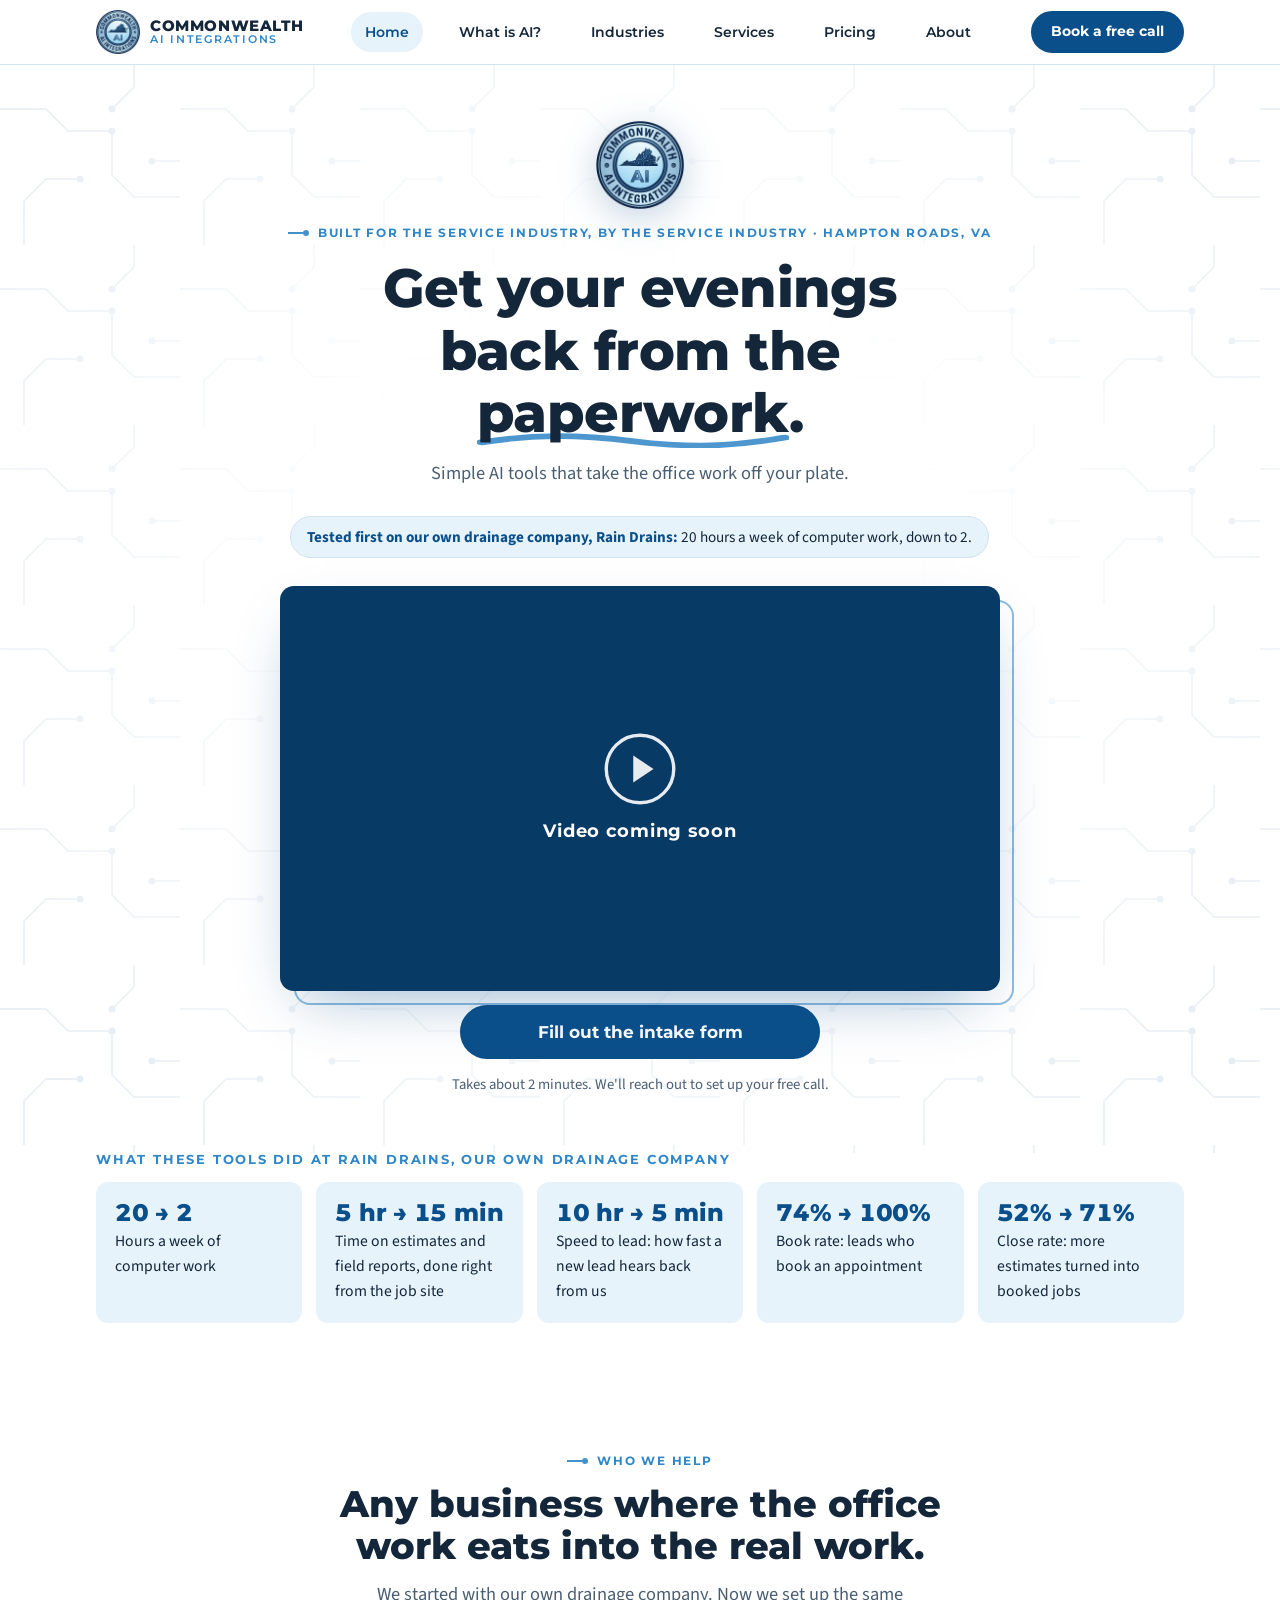
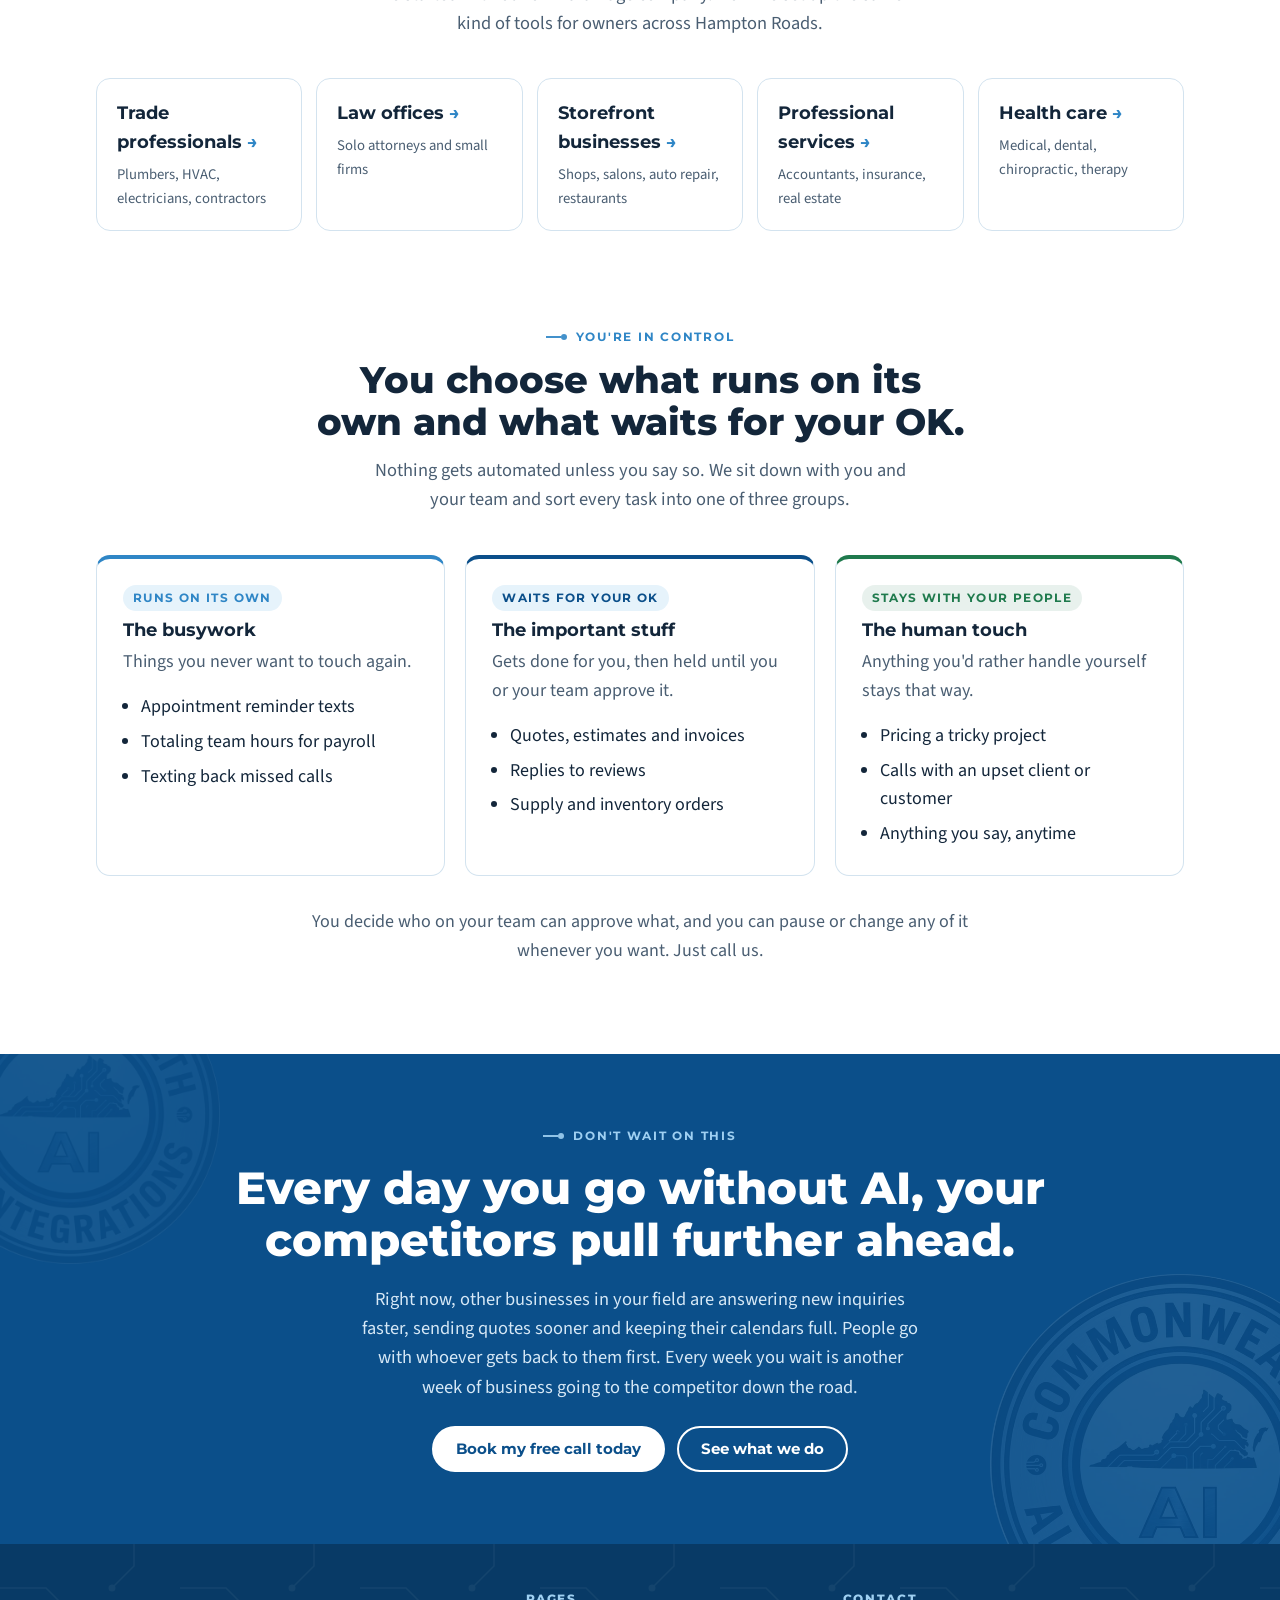
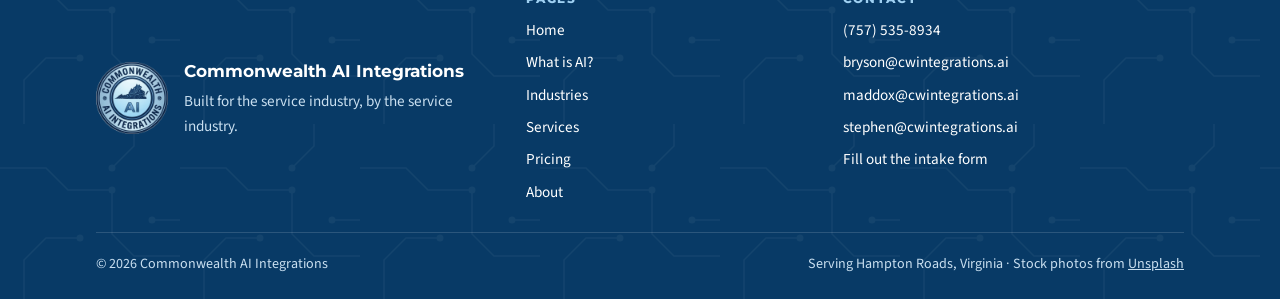
<file: index.html>
<!doctype html>
<html lang="en">
<head>
<meta charset="utf-8">
<title>Commonwealth AI Integrations</title>
<meta name="viewport" content="width=device-width, initial-scale=1, viewport-fit=cover">
<meta name="claude:viewport-fit-sides" content="cover">
<meta name="description" content="Commonwealth AI Integrations sets up simple AI tools for service businesses: scheduling, estimates, payroll, invoices, supplies and bookkeeping. Built for the service industry, by the service industry.">
<link rel="icon" type="image/png" href="favicon.png">
<link rel="apple-touch-icon" href="apple-touch-icon.png">
<link rel="preconnect" href="https://fonts.googleapis.com">
<link rel="preconnect" href="https://fonts.gstatic.com" crossorigin>
<link rel="stylesheet" href="https://fonts.googleapis.com/css2?family=Montserrat:wght@600;700;800&family=Source+Sans+3:wght@400;500;600&display=swap">
<link rel="stylesheet" href="styles.css">
</head>
<body>
<header class="nav">
  <div class="wrap">
    <a class="brand" href="index.html" aria-label="Commonwealth AI Integrations home">
      <img class="brand-mark" src="logo.webp" alt="" width="44" height="44">
      <span>COMMONWEALTH<small>AI INTEGRATIONS</small></span>
    </a>
    <nav aria-label="Main"><ul>
      <li><a href="index.html" aria-current="page">Home</a></li>
      <li><a href="ai.html">What is AI?</a></li>
      <li><a href="industries.html">Industries</a></li>
      <li><a href="services.html">Services</a></li>
      <li><a href="pricing.html">Pricing</a></li>
      <li><a href="about.html">About</a></li>
    </ul></nav>
    <a class="btn nav-cta" href="#intake" data-intake>Book a free call</a>
  </div>
</header>

<main id="top">
  <section class="hero" style="padding:0">
    <div class="wrap">
      <div class="copy">
        <img class="hero-seal" src="logo.webp" alt="" width="96" height="96">
        <span class="eyebrow">Built for the service industry, by the service industry · Hampton Roads, VA</span>
        <h1>Get your evenings back from the <span class="mark">paperwork</span>.</h1>
        <p class="lede">Simple AI tools that take the office work off your plate.</p>
        <p class="proof-line"><strong>Tested first on our own drainage company, Rain Drains:</strong> 20 hours a week of computer work, down to 2.</p>
      </div>
      <div class="vsl-wrap">
        <!-- VIDEO: replace the .vsl-placeholder div below with your video embed, e.g.
             <iframe src="https://www.youtube.com/embed/VIDEO_ID" title="Commonwealth AI Integrations in 2 minutes" allow="accelerometer; autoplay; clipboard-write; encrypted-media; gyroscope; picture-in-picture" allowfullscreen></iframe>
             or a self-hosted file: <video src="/intro.mp4" controls playsinline poster="/intro-poster.jpg"></video> -->
        <div class="vsl-frame"><div class="vsl">
          <div class="vsl-placeholder" role="img" aria-label="Video coming soon">
            <svg viewBox="0 0 64 64" aria-hidden="true"><circle cx="32" cy="32" r="30" fill="none" stroke="currentColor" stroke-width="3"></circle><path d="M26 20l18 12-18 12z" fill="currentColor"></path></svg>
            <span>Video coming soon</span>
          </div>
        </div></div>
        <a class="btn intake-btn" href="#intake" data-intake>Fill out the intake form</a>
        <p class="vsl-note">Takes about 2 minutes. We'll reach out to set up your free call.</p>
      </div>
    </div>
  </section>

  <section class="results-band" aria-labelledby="results-h">
    <div class="wrap">
      <h2 id="results-h" class="results-title">What these tools did at Rain Drains, our own drainage company</h2>
      <div class="results results-5">
        <div class="result"><span class="result-num">20 → 2</span><span>Hours a week of computer work</span></div>
        <div class="result"><span class="result-num">5 hr → 15 min</span><span>Time on estimates and field reports, done right from the job site</span></div>
        <div class="result"><span class="result-num">10 hr → 5 min</span><span>Speed to lead: how fast a new lead hears back from us</span></div>
        <div class="result"><span class="result-num">74% → 100%</span><span>Book rate: leads who book an appointment</span></div>
        <div class="result"><span class="result-num">52% → 71%</span><span>Close rate: more estimates turned into booked jobs</span></div>
      </div>
    </div>
  </section>

  <section class="who" aria-labelledby="who-h">
    <div class="wrap">
      <div class="head center">
        <span class="eyebrow">Who we help</span>
        <h2 id="who-h">Any business where the office work eats into the real work.</h2>
        <p class="lede">We started with our own drainage company. Now we set up the same kind of tools for owners across Hampton Roads.</p>
      </div>
      <div class="who-grid">
        <a class="who-card" href="trades.html"><strong>Trade professionals</strong><span>Plumbers, HVAC, electricians, contractors</span></a>
        <a class="who-card" href="legal.html"><strong>Law offices</strong><span>Solo attorneys and small firms</span></a>
        <a class="who-card" href="storefront.html"><strong>Storefront businesses</strong><span>Shops, salons, auto repair, restaurants</span></a>
        <a class="who-card" href="professional.html"><strong>Professional services</strong><span>Accountants, insurance, real estate</span></a>
        <a class="who-card" href="healthcare.html"><strong>Health care</strong><span>Medical, dental, chiropractic, therapy</span></a>
      </div>
    </div>
  </section>

  <section class="control" aria-labelledby="control-h">
    <div class="wrap">
      <div class="head center">
        <span class="eyebrow">You're in control</span>
        <h2 id="control-h">You choose what runs on its own and what waits for your OK.</h2>
        <p class="lede">Nothing gets automated unless you say so. We sit down with you and your team and sort every task into one of three groups.</p>
      </div>
      <figure class="wide-photo"><img src="https://images.unsplash.com/photo-1621905253185-95614217f357?auto=format&fit=crop&w=1400&q=70" alt="Contractor in a hard hat checking his phone on the job" width="1400" height="560" loading="lazy" onerror="this.closest('figure').remove()"></figure>
      <div class="lanes">
        <article class="lane">
          <span class="lane-tag">Runs on its own</span>
          <h3>The busywork</h3>
          <p>Things you never want to touch again.</p>
          <ul><li>Appointment reminder texts</li><li>Totaling team hours for payroll</li><li>Texting back missed calls</li></ul>
        </article>
        <article class="lane lane-ok">
          <span class="lane-tag">Waits for your OK</span>
          <h3>The important stuff</h3>
          <p>Gets done for you, then held until you or your team approve it.</p>
          <ul><li>Quotes, estimates and invoices</li><li>Replies to reviews</li><li>Supply and inventory orders</li></ul>
        </article>
        <article class="lane lane-you">
          <span class="lane-tag">Stays with your people</span>
          <h3>The human touch</h3>
          <p>Anything you'd rather handle yourself stays that way.</p>
          <ul><li>Pricing a tricky project</li><li>Calls with an upset client or customer</li><li>Anything you say, anytime</li></ul>
        </article>
      </div>
      <p class="control-note">You decide who on your team can approve what, and you can pause or change any of it whenever you want. Just call us.</p>
    </div>
  </section>

  <section class="urgent" aria-labelledby="urgent-h">
    <div class="wrap">
      <span class="eyebrow">Don't wait on this</span>
      <h2 id="urgent-h">Every day you go without AI, your competitors pull further ahead.</h2>
      <p>Right now, other businesses in your field are answering new inquiries faster, sending quotes sooner and keeping their calendars full. People go with whoever gets back to them first. Every week you wait is another week of business going to the competitor down the road.</p>
      <div class="cta">
        <a class="btn light" href="#intake" data-intake>Book my free call today</a>
        <a class="btn outline" href="services.html">See what we do</a>
      </div>
    </div>
  </section>
</main>

<dialog id="intake" class="intake" aria-labelledby="intake-title">
  <div class="intake-inner">
    <div class="intake-top">
      <div>
        <img class="intake-seal" src="logo.webp" alt="" width="48" height="48">
        <span class="eyebrow">Intake form</span>
        <h2 id="intake-title">Tell us about your business.</h2>
        <p>About 2 minutes. No cost, no pressure.</p>
      </div>
      <button type="button" class="intake-close" aria-label="Close intake form"><svg viewBox="0 0 24 24" aria-hidden="true"><path d="M6 6l12 12M18 6L6 18"></path></svg></button>
    </div>
        <form id="lead" name="intake" method="POST" novalidate>
          <input type="hidden" id="f-drains" name="time_drains" value="">
          <p hidden><label>Leave this empty <input name="_honey" tabindex="-1" autocomplete="off"></label></p>
          <div class="field"><label for="f-goal">What's your main goal right now?</label>
            <select id="f-goal" name="primary_goal" required>
              <option value="">Choose one</option>
              <option>Spend less time on paperwork and office work</option>
              <option>Answer leads faster and win more jobs</option>
              <option>Get scheduling and crews organized</option>
              <option>Know my numbers: profit, costs and cash</option>
              <option>Cut what I pay for software and outside services</option>
              <option>Get found online and get more calls</option>
            <option>Get more customers from social media and ads</option>
              <option>Something else</option>
            </select></div>
          <div class="field"><label for="f-industry">What type of business do you run?</label>
            <select id="f-industry" name="industry" required>
              <option value="">Choose one</option>
              <option value="Trade professional">Trade professional (plumbing, HVAC, contractors and more)</option>
              <option value="Storefront business">Storefront business (retail, salon, auto shop, restaurant)</option>
              <option value="Professional services">Professional services (accounting, insurance, real estate)</option>
              <option value="Legal">Legal</option>
              <option value="Health care">Health care</option>
              <option value="Other">Other</option>
            </select></div>
          <input type="hidden" name="_subject" id="f-subject" value="New intake form">
          <input type="hidden" name="_template" value="table">
          <input type="hidden" name="_captcha" value="false">
          <input type="hidden" name="page" id="f-page" value="">
          <div class="row">
            <div class="field"><label for="f-name">Your name</label><input id="f-name" name="name" autocomplete="name" required></div>
            <div class="field"><label for="f-biz">Business name</label><input id="f-biz" name="business" autocomplete="organization" required></div>
          </div>
          <div class="row">
            <div class="field"><label for="f-email">Email</label><input id="f-email" name="email" type="email" autocomplete="email" required></div>
            <div class="field"><label for="f-phone">Phone</label><input id="f-phone" name="phone" type="tel" autocomplete="tel" required></div>
          </div>
          <div class="field"><label for="f-web">Business website <span class="opt">(optional)</span></label><input id="f-web" name="website" type="url" inputmode="url" autocomplete="url" placeholder="yourbusiness.com"></div>
          <div class="row">
            <div class="field"><label for="f-rev">Annual revenue</label>
              <select id="f-rev" name="annual_revenue" required><option value="">Choose one</option><option>Under $250,000</option><option>$250,000 – $500,000</option><option>$500,000 – $1 million</option><option>$1 – 3 million</option><option>$3 – 10 million</option><option>Over $10 million</option></select></div>
            <div class="field"><label for="f-size">Number of employees</label>
              <select id="f-size" name="employees" required><option value="">Choose one</option><option>Just me</option><option>2–5</option><option>6–15</option><option>16–25</option><option>26–50</option><option>More than 50</option></select></div>
          </div>
          <p id="f-err" class="sent" style="background:var(--ph-bg);color:var(--ph)" hidden></p>
          <button class="btn" type="submit">Send my intake form</button>
          <p class="vsl-note" style="text-align:left">Your details stay with us. We use them only to prepare for your call.</p>
          <p id="f-ok" class="sent" hidden></p>
        </form>
  </div>
</dialog>

<footer class="site-footer">
  <div class="wrap">
    <div class="foot-grid">
      <div class="foot-brand">
        <img src="logo.webp" alt="Commonwealth AI Integrations" width="72" height="72" loading="lazy">
        <div>
          <strong>Commonwealth AI Integrations</strong>
          <span>Built for the service industry, by the service industry.</span>
        </div>
      </div>
      <nav class="foot-col" aria-label="Footer">
        <h2>Pages</h2>
        <a href="index.html">Home</a><a href="ai.html">What is AI?</a><a href="industries.html">Industries</a><a href="services.html">Services</a><a href="pricing.html">Pricing</a><a href="about.html">About</a>
      </nav>
      <div class="foot-col">
        <h2>Contact</h2>
        <a href="tel:+17575358934">(757) 535-8934</a>
        <a href="mailto:bryson@cwintegrations.ai">bryson@cwintegrations.ai</a>
        <a href="mailto:maddox@cwintegrations.ai">maddox@cwintegrations.ai</a>
        <a href="mailto:stephen@cwintegrations.ai">stephen@cwintegrations.ai</a>
        <a href="#intake" data-intake>Fill out the intake form</a>
      </div>
    </div>
    <div class="foot-base">
      <span>© 2026 Commonwealth AI Integrations</span>
      <span>Serving Hampton Roads, Virginia · Stock photos from <a href="https://unsplash.com" rel="noopener">Unsplash</a></span>
    </div>
  </div>
</footer>

<script src="site.js"></script>
</body>
</html>
</file>
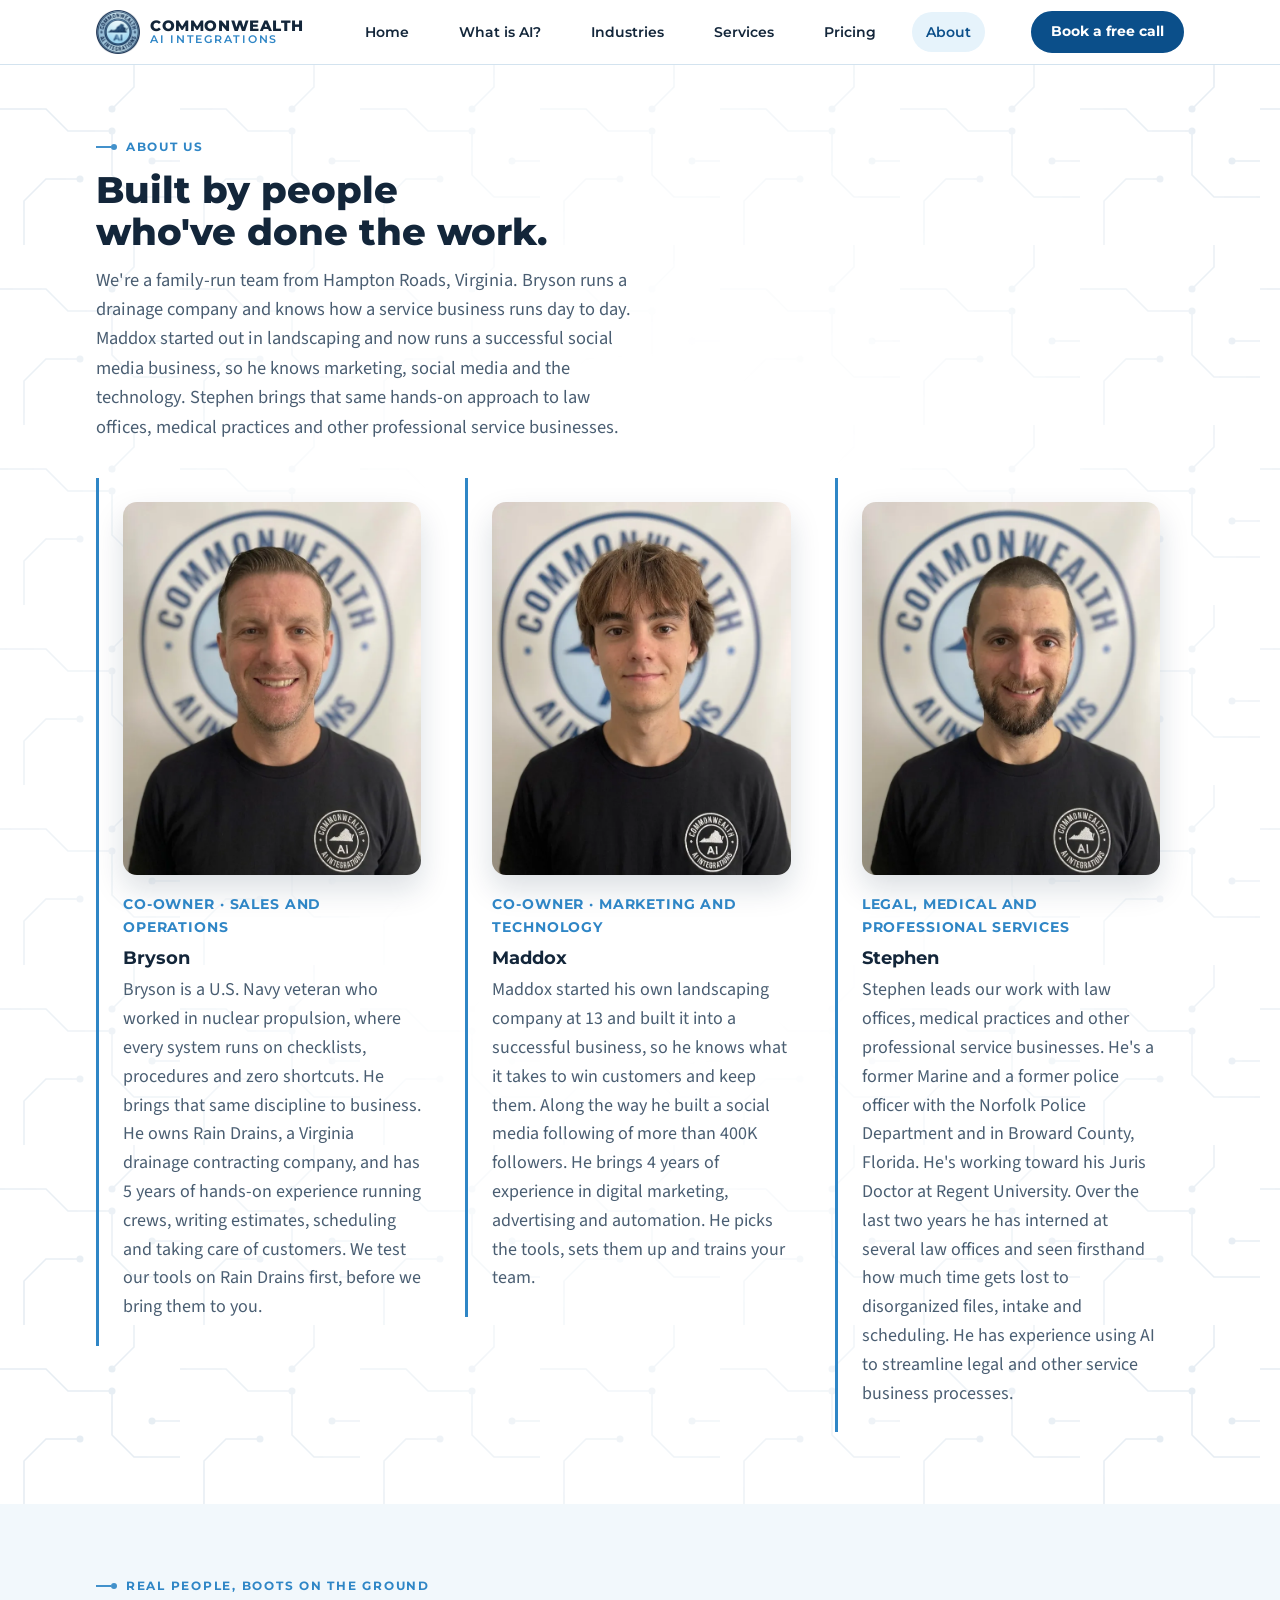
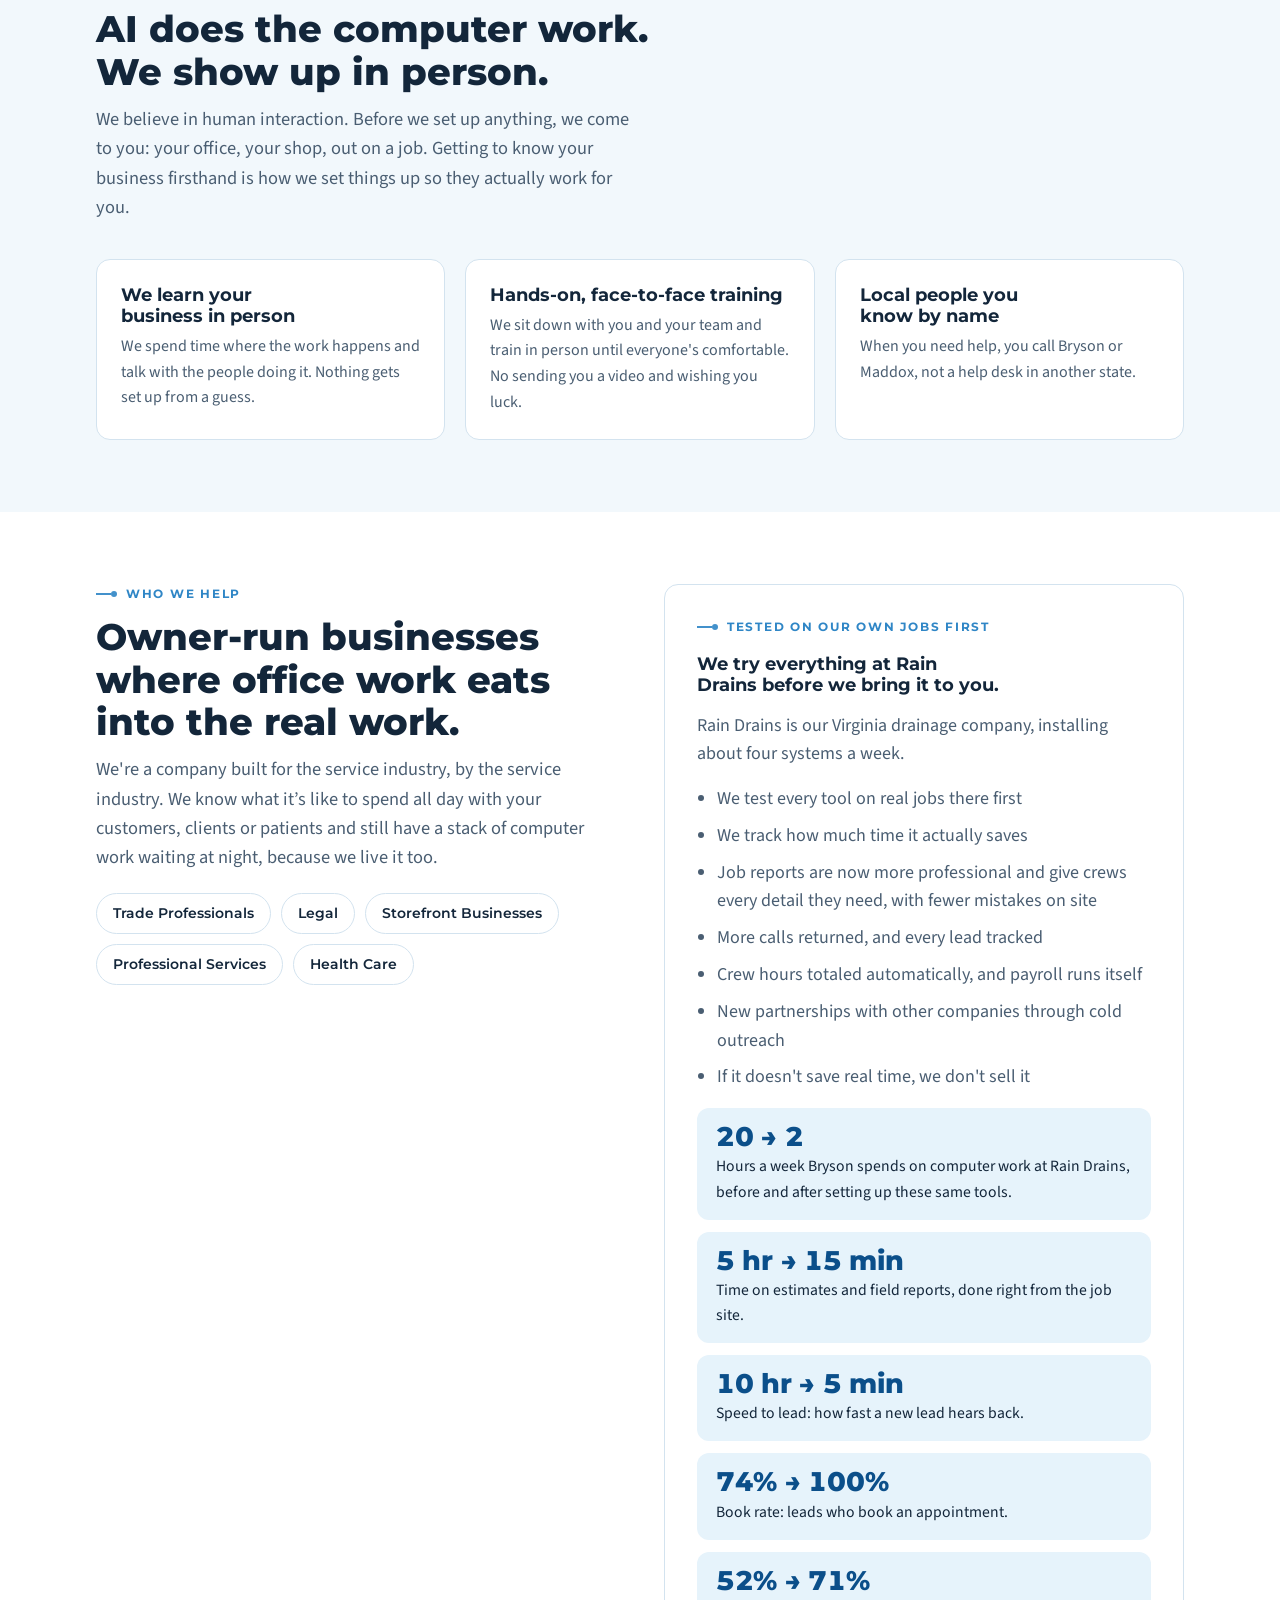
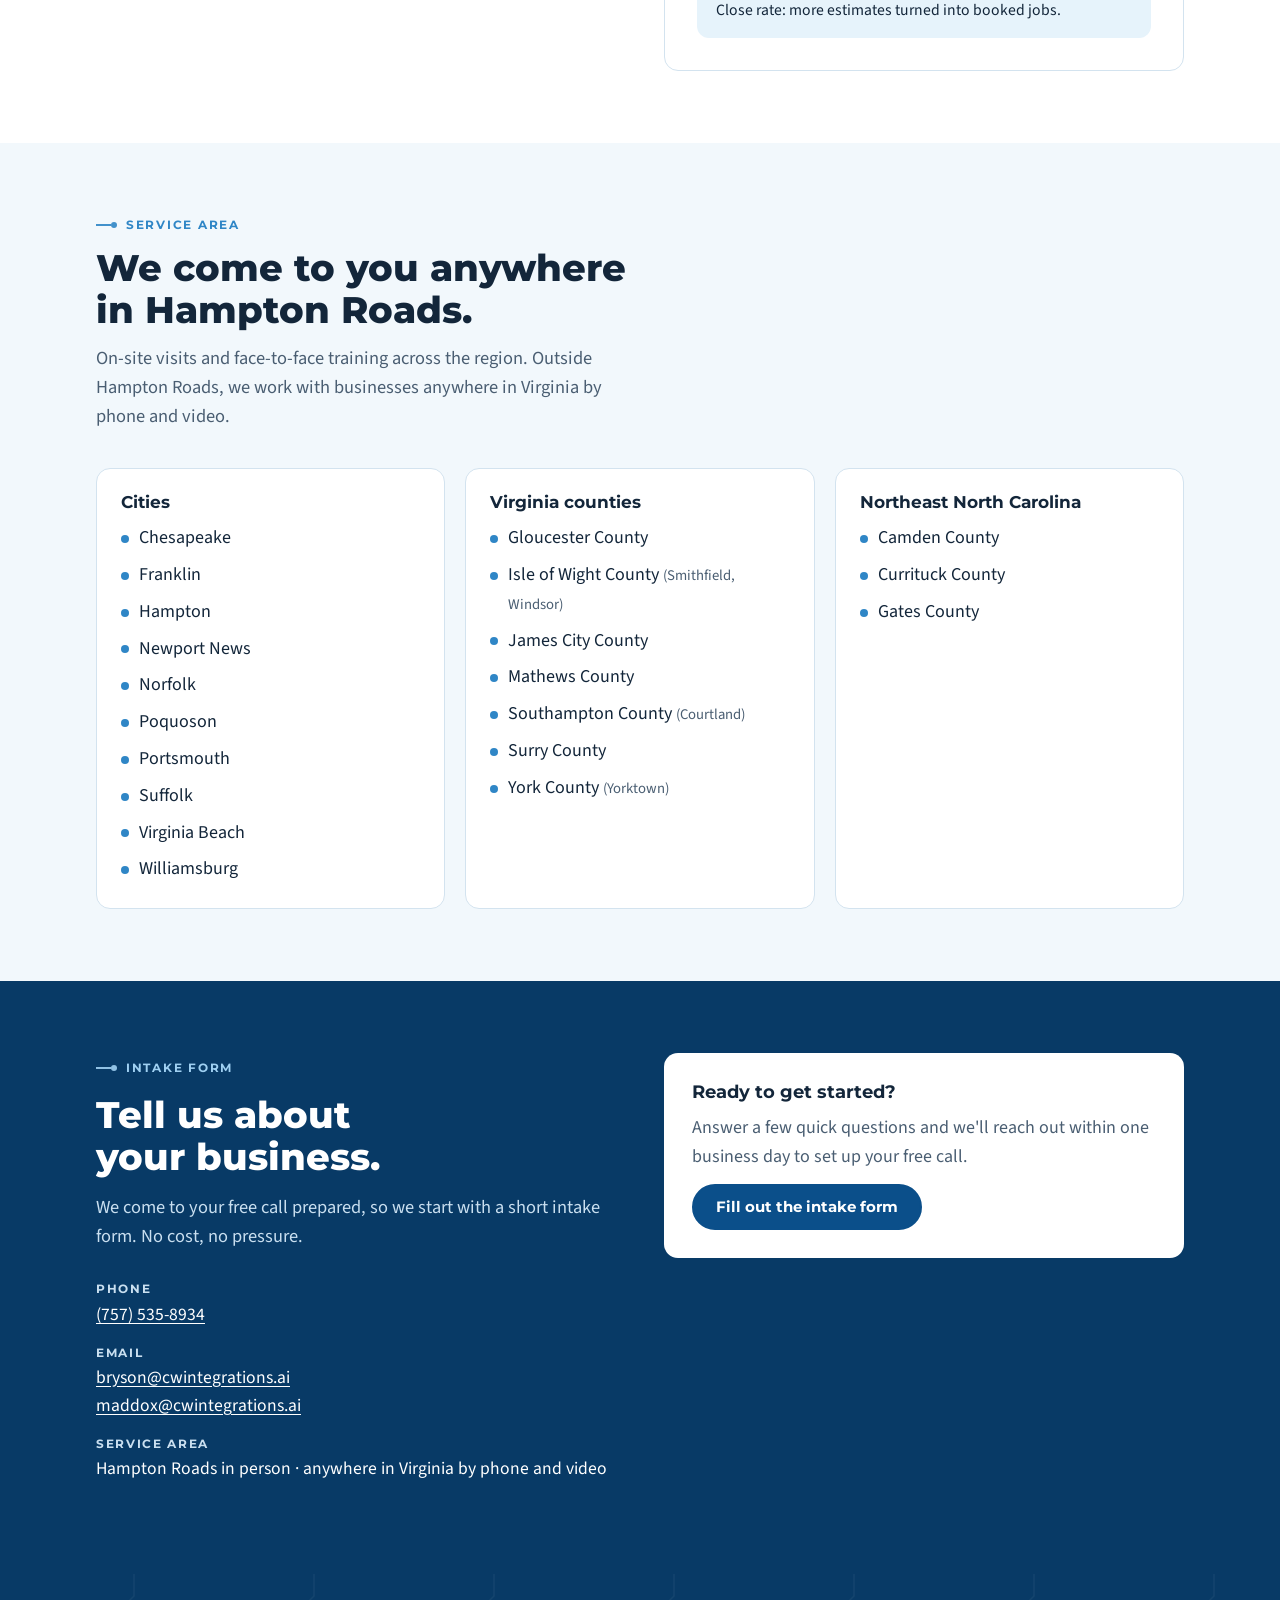
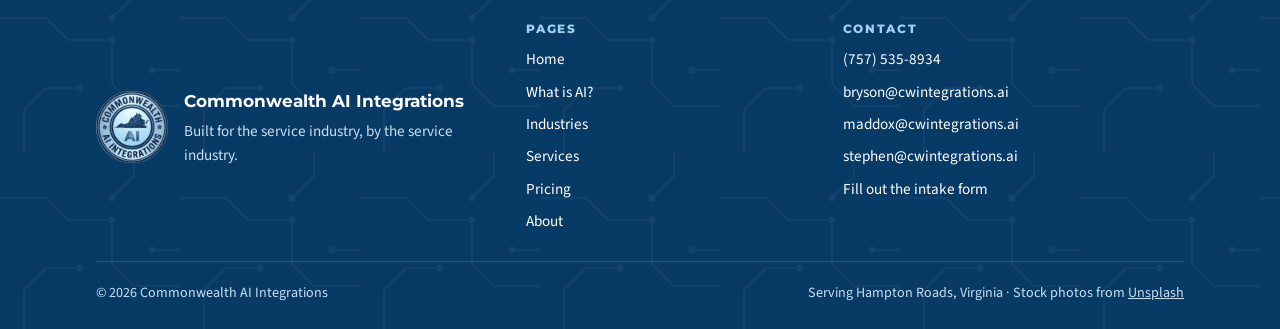
<file: about.html>
<!doctype html>
<html lang="en">
<head>
<meta charset="utf-8">
<title>About | Commonwealth AI Integrations</title>
<meta name="viewport" content="width=device-width, initial-scale=1, viewport-fit=cover">
<meta name="claude:viewport-fit-sides" content="cover">
<meta name="description" content="Commonwealth AI Integrations is a father-and-son team from Hampton Roads, Virginia: built for the service industry, by the service industry.">
<link rel="icon" type="image/png" href="favicon.png">
<link rel="apple-touch-icon" href="apple-touch-icon.png">
<link rel="preconnect" href="https://fonts.googleapis.com">
<link rel="preconnect" href="https://fonts.gstatic.com" crossorigin>
<link rel="stylesheet" href="https://fonts.googleapis.com/css2?family=Montserrat:wght@600;700;800&family=Source+Sans+3:wght@400;500;600&display=swap">
<link rel="stylesheet" href="styles.css">
</head>
<body>
<header class="nav">
  <div class="wrap">
    <a class="brand" href="index.html" aria-label="Commonwealth AI Integrations home">
      <img class="brand-mark" src="logo.webp" alt="" width="44" height="44">
      <span>COMMONWEALTH<small>AI INTEGRATIONS</small></span>
    </a>
    <nav aria-label="Main"><ul>
      <li><a href="index.html">Home</a></li>
      <li><a href="ai.html">What is AI?</a></li>
      <li><a href="industries.html">Industries</a></li>
      <li><a href="services.html">Services</a></li>
      <li><a href="pricing.html">Pricing</a></li>
      <li><a href="about.html" aria-current="page">About</a></li>
    </ul></nav>
    <a class="btn nav-cta" href="#intake" data-intake>Book a free call</a>
  </div>
</header>

<main id="top">
  <section id="about">
    <div class="wrap">
      <div class="head">
        <span class="eyebrow">About us</span>
        <h2>Built by people who've done the work.</h2>
        <p class="lede">We're a family-run team from Hampton Roads, Virginia. Bryson runs a drainage company and knows how a service business runs day to day. Maddox started out in landscaping and now runs a successful social media business, so he knows marketing, social media and the technology. Stephen brings that same hands-on approach to law offices, medical practices and other professional service businesses.</p>
      </div>
      <div class="people">
        <div class="person">
          <img class="headshot" src="bryson.webp" alt="Bryson, co-owner of Commonwealth AI Integrations" width="720" height="960" loading="lazy">
          <span class="role">Co-owner · Sales and operations</span>
          <h3>Bryson</h3>
          <p>Bryson is a U.S. Navy veteran who worked in nuclear propulsion, where every system runs on checklists, procedures and zero shortcuts. He brings that same discipline to business. He owns Rain Drains, a Virginia drainage contracting company, and has 5 years of hands-on experience running crews, writing estimates, scheduling and taking care of customers. We test our tools on Rain Drains first, before we bring them to you.</p>
        </div>
        <div class="person">
          <img class="headshot" src="maddox.webp" alt="Maddox, co-owner of Commonwealth AI Integrations" width="720" height="960" loading="lazy">
          <span class="role">Co-owner · Marketing and technology</span>
          <h3>Maddox</h3>
          <p>Maddox started his own landscaping company at 13 and built it into a successful business, so he knows what it takes to win customers and keep them. Along the way he built a social media following of more than 400K followers. He brings 4 years of experience in digital marketing, advertising and automation. He picks the tools, sets them up and trains your team.</p>
        </div>
        <div class="person">
          <img class="headshot" src="stephen.webp" alt="Stephen, who leads legal, medical and professional services" width="720" height="960" loading="lazy">
          <span class="role">Legal, medical and professional services</span>
          <h3>Stephen</h3>
          <p>Stephen leads our work with law offices, medical practices and other professional service businesses. He's a former Marine and a former police officer with the Norfolk Police Department and in Broward County, Florida. He's working toward his Juris Doctor at Regent University. Over the last two years he has interned at several law offices and seen firsthand how much time gets lost to disorganized files, intake and scheduling. He has experience using AI to streamline legal and other service business processes.</p>
        </div>
      </div>
    </div>
  </section>

  <section class="band" id="people-first">
    <div class="wrap">
      <div class="head">
        <span class="eyebrow">Real people, boots on the ground</span>
        <h2>AI does the computer work. We show up in person.</h2>
        <p class="lede">We believe in human interaction. Before we set up anything, we come to you: your office, your shop, out on a job. Getting to know your business firsthand is how we set things up so they actually work for you.</p>
      </div>
      <div class="pillars">
        <div class="pillar">
          <h3>We learn your business in person</h3>
          <p>We spend time where the work happens and talk with the people doing it. Nothing gets set up from a guess.</p>
        </div>
        <div class="pillar">
          <h3>Hands-on, face-to-face training</h3>
          <p>We sit down with you and your team and train in person until everyone's comfortable. No sending you a video and wishing you luck.</p>
        </div>
        <div class="pillar">
          <h3>Local people you know by name</h3>
          <p>When you need help, you call Bryson or Maddox, not a help desk in another state.</p>
        </div>
      </div>
    </div>
  </section>

  <section id="who">
    <div class="wrap split">
      <div class="head" style="margin:0">
        <span class="eyebrow">Who we help</span>
        <h2>Owner-run businesses where office work eats into the real work.</h2>
        <p class="lede">We're a company built for the service industry, by the service industry. We know what it’s like to spend all day with your customers, clients or patients and still have a stack of computer work waiting at night, because we live it too.</p>
        <ul class="trades ind-links" style="margin-top:8px"><li><a href="trades.html">Trade Professionals</a></li><li><a href="legal.html">Legal</a></li><li><a href="storefront.html">Storefront Businesses</a></li><li><a href="professional.html">Professional Services</a></li><li><a href="healthcare.html">Health Care</a></li></ul>
      </div>
      <div class="proof">
        <span class="eyebrow">Tested on our own jobs first</span>
        <h3>We try everything at Rain Drains before we bring it to you.</h3>
        <p style="color:var(--muted)">Rain Drains is our Virginia drainage company, installing about four systems a week.</p>
        <ul>
          <li>We test every tool on real jobs there first</li>
          <li>We track how much time it actually saves</li>
          <li>Job reports are now more professional and give crews every detail they need, with fewer mistakes on site</li>
          <li>More calls returned, and every lead tracked</li>
          <li>Crew hours totaled automatically, and payroll runs itself</li>
          <li>New partnerships with other companies through cold outreach</li>
          <li>If it doesn't save real time, we don't sell it</li>
        </ul>
        <div class="results results-stack"><div class="result"><span class="result-num">20 → 2</span><span>Hours a week Bryson spends on computer work at Rain Drains, before and after setting up these same tools.</span></div>
        <div class="result"><span class="result-num">5 hr → 15 min</span><span>Time on estimates and field reports, done right from the job site.</span></div>
        <div class="result"><span class="result-num">10 hr → 5 min</span><span>Speed to lead: how fast a new lead hears back.</span></div>
        <div class="result"><span class="result-num">74% → 100%</span><span>Book rate: leads who book an appointment.</span></div>
        <div class="result"><span class="result-num">52% → 71%</span><span>Close rate: more estimates turned into booked jobs.</span></div></div>
      </div>
    </div>
  </section>

  <section class="band" id="service-area">
    <div class="wrap">
      <div class="head">
        <span class="eyebrow">Service area</span>
        <h2>We come to you anywhere in Hampton Roads.</h2>
        <p class="lede">On-site visits and face-to-face training across the region. Outside Hampton Roads, we work with businesses anywhere in Virginia by phone and video.</p>
      </div>
      <div class="areas">
        <div class="area">
          <h3>Cities</h3>
          <ul><li>Chesapeake</li><li>Franklin</li><li>Hampton</li><li>Newport News</li><li>Norfolk</li><li>Poquoson</li><li>Portsmouth</li><li>Suffolk</li><li>Virginia Beach</li><li>Williamsburg</li></ul>
        </div>
        <div class="area">
          <h3>Virginia counties</h3>
          <ul><li>Gloucester County</li><li>Isle of Wight County <span>(Smithfield, Windsor)</span></li><li>James City County</li><li>Mathews County</li><li>Southampton County <span>(Courtland)</span></li><li>Surry County</li><li>York County <span>(Yorktown)</span></li></ul>
        </div>
        <div class="area">
          <h3>Northeast North Carolina</h3>
          <ul><li>Camden County</li><li>Currituck County</li><li>Gates County</li></ul>
        </div>
      </div>
    </div>
  </section>

  <section class="contact" id="contact">
    <div class="wrap split">
      <div>
        <span class="eyebrow">Intake form</span>
        <h2 style="margin-top:12px">Tell us about your business.</h2>
        <p class="lede" style="margin-top:14px">We come to your free call prepared, so we start with a short intake form. No cost, no pressure.</p>
        <dl class="details">
          <div><dt>Phone</dt><dd><a class="mail" href="tel:+17575358934">(757) 535-8934</a></dd></div>
          <div><dt>Email</dt><dd><a class="mail" href="mailto:bryson@cwintegrations.ai">bryson@cwintegrations.ai</a><br><a class="mail" href="mailto:maddox@cwintegrations.ai">maddox@cwintegrations.ai</a></dd></div>
          <div><dt>Service area</dt><dd>Hampton Roads in person · anywhere in Virginia by phone and video</dd></div>
        </dl>
      </div>
      <div class="intake-cta">
        <h3>Ready to get started?</h3>
        <p>Answer a few quick questions and we'll reach out within one business day to set up your free call.</p>
        <a class="btn" href="#intake" data-intake>Fill out the intake form</a>
      </div>
    </div>
  </section>
</main>

<dialog id="intake" class="intake" aria-labelledby="intake-title">
  <div class="intake-inner">
    <div class="intake-top">
      <div>
        <img class="intake-seal" src="logo.webp" alt="" width="48" height="48">
        <span class="eyebrow">Intake form</span>
        <h2 id="intake-title">Tell us about your business.</h2>
        <p>About 2 minutes. No cost, no pressure.</p>
      </div>
      <button type="button" class="intake-close" aria-label="Close intake form"><svg viewBox="0 0 24 24" aria-hidden="true"><path d="M6 6l12 12M18 6L6 18"></path></svg></button>
    </div>
        <form id="lead" name="intake" method="POST" novalidate>
          <input type="hidden" id="f-drains" name="time_drains" value="">
          <p hidden><label>Leave this empty <input name="_honey" tabindex="-1" autocomplete="off"></label></p>
          <div class="field"><label for="f-goal">What's your main goal right now?</label>
            <select id="f-goal" name="primary_goal" required>
              <option value="">Choose one</option>
              <option>Spend less time on paperwork and office work</option>
              <option>Answer leads faster and win more jobs</option>
              <option>Get scheduling and crews organized</option>
              <option>Know my numbers: profit, costs and cash</option>
              <option>Cut what I pay for software and outside services</option>
              <option>Get found online and get more calls</option>
            <option>Get more customers from social media and ads</option>
              <option>Something else</option>
            </select></div>
          <div class="field"><label for="f-industry">What type of business do you run?</label>
            <select id="f-industry" name="industry" required>
              <option value="">Choose one</option>
              <option value="Trade professional">Trade professional (plumbing, HVAC, contractors and more)</option>
              <option value="Storefront business">Storefront business (retail, salon, auto shop, restaurant)</option>
              <option value="Professional services">Professional services (accounting, insurance, real estate)</option>
              <option value="Legal">Legal</option>
              <option value="Health care">Health care</option>
              <option value="Other">Other</option>
            </select></div>
          <input type="hidden" name="_subject" id="f-subject" value="New intake form">
          <input type="hidden" name="_template" value="table">
          <input type="hidden" name="_captcha" value="false">
          <input type="hidden" name="page" id="f-page" value="">
          <div class="row">
            <div class="field"><label for="f-name">Your name</label><input id="f-name" name="name" autocomplete="name" required></div>
            <div class="field"><label for="f-biz">Business name</label><input id="f-biz" name="business" autocomplete="organization" required></div>
          </div>
          <div class="row">
            <div class="field"><label for="f-email">Email</label><input id="f-email" name="email" type="email" autocomplete="email" required></div>
            <div class="field"><label for="f-phone">Phone</label><input id="f-phone" name="phone" type="tel" autocomplete="tel" required></div>
          </div>
          <div class="field"><label for="f-web">Business website <span class="opt">(optional)</span></label><input id="f-web" name="website" type="url" inputmode="url" autocomplete="url" placeholder="yourbusiness.com"></div>
          <div class="row">
            <div class="field"><label for="f-rev">Annual revenue</label>
              <select id="f-rev" name="annual_revenue" required><option value="">Choose one</option><option>Under $250,000</option><option>$250,000 – $500,000</option><option>$500,000 – $1 million</option><option>$1 – 3 million</option><option>$3 – 10 million</option><option>Over $10 million</option></select></div>
            <div class="field"><label for="f-size">Number of employees</label>
              <select id="f-size" name="employees" required><option value="">Choose one</option><option>Just me</option><option>2–5</option><option>6–15</option><option>16–25</option><option>26–50</option><option>More than 50</option></select></div>
          </div>
          <p id="f-err" class="sent" style="background:var(--ph-bg);color:var(--ph)" hidden></p>
          <button class="btn" type="submit">Send my intake form</button>
          <p class="vsl-note" style="text-align:left">Your details stay with us. We use them only to prepare for your call.</p>
          <p id="f-ok" class="sent" hidden></p>
        </form>
  </div>
</dialog>

<footer class="site-footer">
  <div class="wrap">
    <div class="foot-grid">
      <div class="foot-brand">
        <img src="logo.webp" alt="Commonwealth AI Integrations" width="72" height="72" loading="lazy">
        <div>
          <strong>Commonwealth AI Integrations</strong>
          <span>Built for the service industry, by the service industry.</span>
        </div>
      </div>
      <nav class="foot-col" aria-label="Footer">
        <h2>Pages</h2>
        <a href="index.html">Home</a><a href="ai.html">What is AI?</a><a href="industries.html">Industries</a><a href="services.html">Services</a><a href="pricing.html">Pricing</a><a href="about.html">About</a>
      </nav>
      <div class="foot-col">
        <h2>Contact</h2>
        <a href="tel:+17575358934">(757) 535-8934</a>
        <a href="mailto:bryson@cwintegrations.ai">bryson@cwintegrations.ai</a>
        <a href="mailto:maddox@cwintegrations.ai">maddox@cwintegrations.ai</a>
        <a href="mailto:stephen@cwintegrations.ai">stephen@cwintegrations.ai</a>
        <a href="#intake" data-intake>Fill out the intake form</a>
      </div>
    </div>
    <div class="foot-base">
      <span>© 2026 Commonwealth AI Integrations</span>
      <span>Serving Hampton Roads, Virginia · Stock photos from <a href="https://unsplash.com" rel="noopener">Unsplash</a></span>
    </div>
  </div>
</footer>

<script src="site.js"></script>
</body>
</html>
</file>
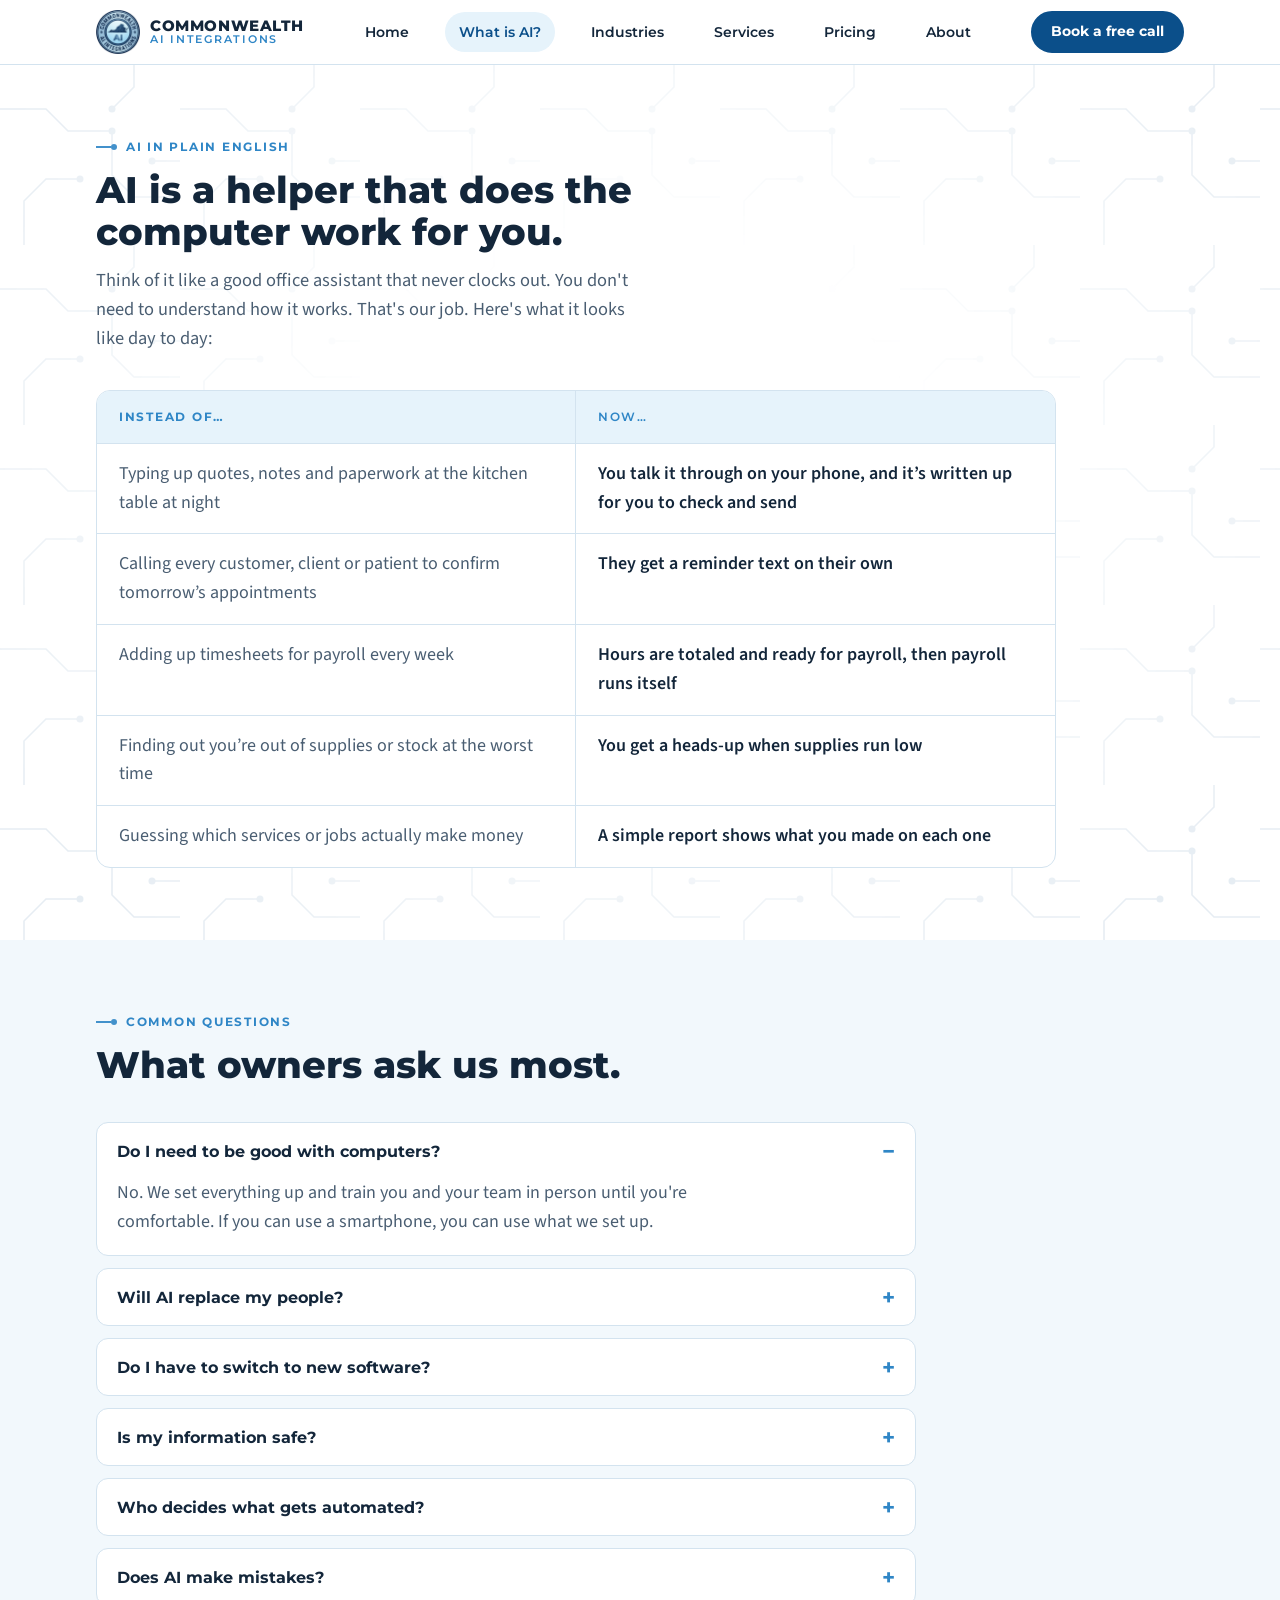
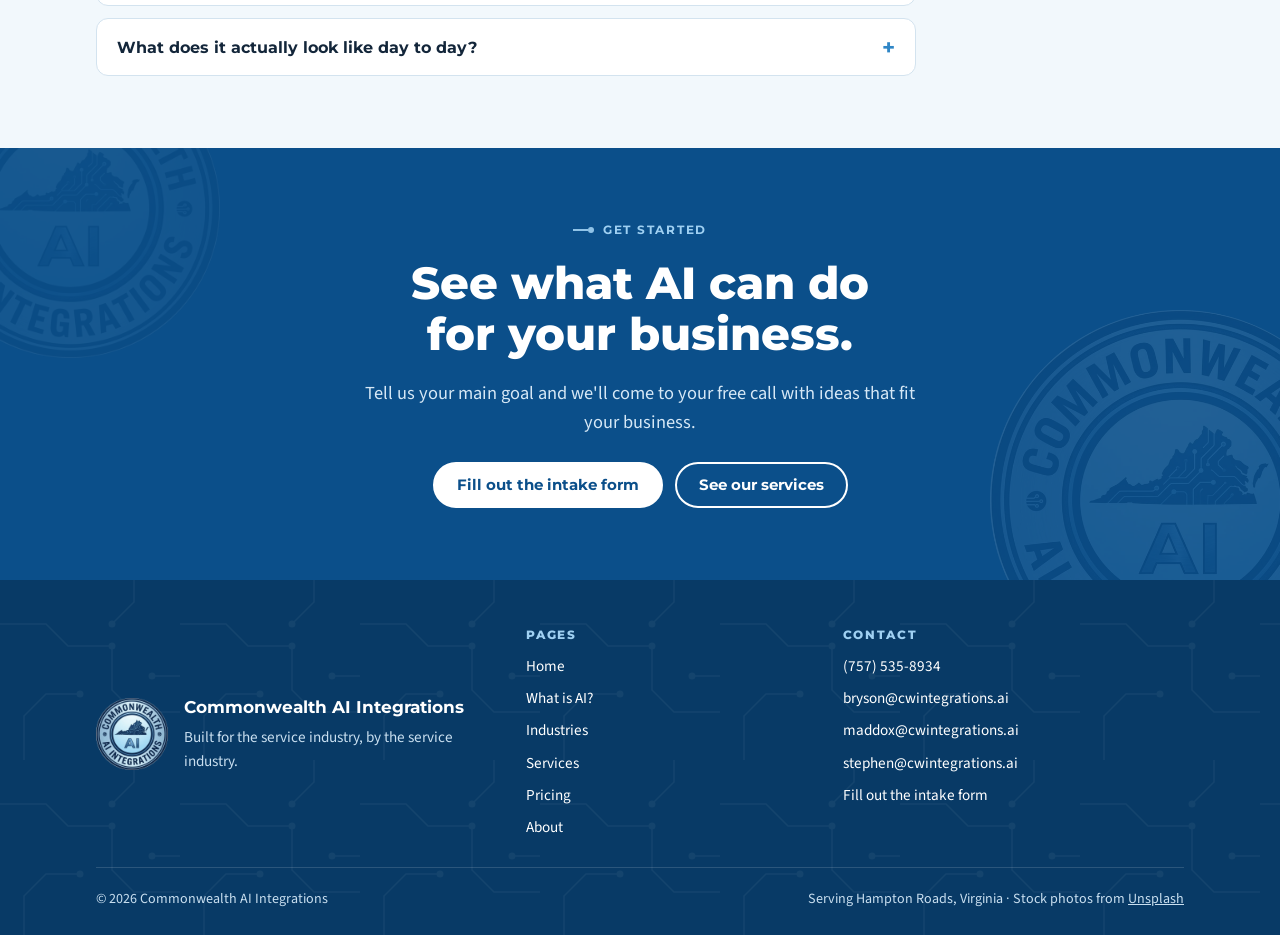
<file: ai.html>
<!doctype html>
<html lang="en">
<head>
<meta charset="utf-8">
<title>What Is AI? | Commonwealth AI Integrations</title>
<meta name="viewport" content="width=device-width, initial-scale=1, viewport-fit=cover">
<meta name="claude:viewport-fit-sides" content="cover">
<meta name="description" content="AI in plain English for service business owners: what it is, what it does for estimates, scheduling and payroll, and answers to common questions.">
<link rel="icon" type="image/png" href="favicon.png">
<link rel="apple-touch-icon" href="apple-touch-icon.png">
<link rel="preconnect" href="https://fonts.googleapis.com">
<link rel="preconnect" href="https://fonts.gstatic.com" crossorigin>
<link rel="stylesheet" href="https://fonts.googleapis.com/css2?family=Montserrat:wght@600;700;800&family=Source+Sans+3:wght@400;500;600&display=swap">
<link rel="stylesheet" href="styles.css">
</head>
<body>
<header class="nav">
  <div class="wrap">
    <a class="brand" href="index.html" aria-label="Commonwealth AI Integrations home">
      <img class="brand-mark" src="logo.webp" alt="" width="44" height="44">
      <span>COMMONWEALTH<small>AI INTEGRATIONS</small></span>
    </a>
    <nav aria-label="Main"><ul>
      <li><a href="index.html">Home</a></li>
      <li><a href="ai.html" aria-current="page">What is AI?</a></li>
      <li><a href="industries.html">Industries</a></li>
      <li><a href="services.html">Services</a></li>
      <li><a href="pricing.html">Pricing</a></li>
      <li><a href="about.html">About</a></li>
    </ul></nav>
    <a class="btn nav-cta" href="#intake" data-intake>Book a free call</a>
  </div>
</header>

<main id="top">
  <section id="plain">
    <div class="wrap">
      <div class="head">
        <span class="eyebrow">AI in plain English</span>
        <h2>AI is a helper that does the computer work for you.</h2>
        <p class="lede">Think of it like a good office assistant that never clocks out. You don't need to understand how it works. That's our job. Here's what it looks like day to day:</p>
      </div>
      <div class="swap" role="table" aria-label="Before and after examples">
        <div class="swap-row swap-head" role="row"><span role="columnheader">Instead of…</span><span role="columnheader">Now…</span></div>
        <div class="swap-row" role="row"><span role="cell">Typing up quotes, notes and paperwork at the kitchen table at night</span><span role="cell">You talk it through on your phone, and it’s written up for you to check and send</span></div>
        <div class="swap-row" role="row"><span role="cell">Calling every customer, client or patient to confirm tomorrow’s appointments</span><span role="cell">They get a reminder text on their own</span></div>
        <div class="swap-row" role="row"><span role="cell">Adding up timesheets for payroll every week</span><span role="cell">Hours are totaled and ready for payroll, then payroll runs itself</span></div>
        <div class="swap-row" role="row"><span role="cell">Finding out you’re out of supplies or stock at the worst time</span><span role="cell">You get a heads-up when supplies run low</span></div>
        <div class="swap-row" role="row"><span role="cell">Guessing which services or jobs actually make money</span><span role="cell">A simple report shows what you made on each one</span></div>
      </div>
    </div>
  </section>

  <section class="band" id="questions">
    <div class="wrap">
      <div class="head">
        <span class="eyebrow">Common questions</span>
        <h2>What owners ask us most.</h2>
      </div>
      <div class="faq">
        <details open>
          <summary>Do I need to be good with computers?</summary>
          <p>No. We set everything up and train you and your team in person until you're comfortable. If you can use a smartphone, you can use what we set up.</p>
        </details>
        <details>
          <summary>Will AI replace my people?</summary>
          <p>No. It takes the repetitive computer work off their plate, like typing up quotes, adding up hours and calling to confirm appointments, so your people can spend their time on the work that makes you money.</p>
        </details>
        <details>
          <summary>Do I have to switch to new software?</summary>
          <p>Usually not. We work with the programs you already use and connect them. If something you pay for isn't pulling its weight, we'll tell you and help you replace or cancel it.</p>
        </details>
        <details>
          <summary>Is my information safe?</summary>
          <p>We don't store your data or your customers' data. Your information stays in your own accounts. For law offices and medical practices, we set things up to fit the privacy rules your office has to follow.</p>
        </details>
        <details>
          <summary>Who decides what gets automated?</summary>
          <p>You do. We sort every task with you: some run on their own, some wait for you or a team member to approve, and some stay fully in human hands. You choose who can approve what, and you can pause or change anything at any time.</p>
        </details>
        <details>
          <summary>Does AI make mistakes?</summary>
          <p>It can, which is why we set it up so you stay in charge. Anything important, like an estimate or an invoice, can wait for your OK before it goes out, and we test everything on real work before handing it over.</p>
        </details>
        <details>
          <summary>What does it actually look like day to day?</summary>
          <p>Notes and quotes you talk through on your phone come back written up. Customers, clients and patients get reminder texts on their own. Hours are totaled and payroll runs itself. New inquiries hear back in minutes. At Rain Drains, our own business, that took Bryson’s computer work from 20 hours a week to 2.</p>
        </details>
      </div>
    </div>
  </section>

  <section class="urgent" aria-label="Get started">
    <div class="wrap">
      <span class="eyebrow">Get started</span>
      <h2>See what AI can do for your business.</h2>
      <p>Tell us your main goal and we'll come to your free call with ideas that fit your business.</p>
      <div class="cta">
        <a class="btn light" href="#intake" data-intake>Fill out the intake form</a>
        <a class="btn outline" href="services.html">See our services</a>
      </div>
    </div>
  </section>
</main>

<dialog id="intake" class="intake" aria-labelledby="intake-title">
  <div class="intake-inner">
    <div class="intake-top">
      <div>
        <img class="intake-seal" src="logo.webp" alt="" width="48" height="48">
        <span class="eyebrow">Intake form</span>
        <h2 id="intake-title">Tell us about your business.</h2>
        <p>About 2 minutes. No cost, no pressure.</p>
      </div>
      <button type="button" class="intake-close" aria-label="Close intake form"><svg viewBox="0 0 24 24" aria-hidden="true"><path d="M6 6l12 12M18 6L6 18"></path></svg></button>
    </div>
        <form id="lead" name="intake" method="POST" novalidate>
          <input type="hidden" id="f-drains" name="time_drains" value="">
          <p hidden><label>Leave this empty <input name="_honey" tabindex="-1" autocomplete="off"></label></p>
          <div class="field"><label for="f-goal">What's your main goal right now?</label>
            <select id="f-goal" name="primary_goal" required>
              <option value="">Choose one</option>
              <option>Spend less time on paperwork and office work</option>
              <option>Answer leads faster and win more jobs</option>
              <option>Get scheduling and crews organized</option>
              <option>Know my numbers: profit, costs and cash</option>
              <option>Cut what I pay for software and outside services</option>
              <option>Get found online and get more calls</option>
            <option>Get more customers from social media and ads</option>
              <option>Something else</option>
            </select></div>
          <div class="field"><label for="f-industry">What type of business do you run?</label>
            <select id="f-industry" name="industry" required>
              <option value="">Choose one</option>
              <option value="Trade professional">Trade professional (plumbing, HVAC, contractors and more)</option>
              <option value="Storefront business">Storefront business (retail, salon, auto shop, restaurant)</option>
              <option value="Professional services">Professional services (accounting, insurance, real estate)</option>
              <option value="Legal">Legal</option>
              <option value="Health care">Health care</option>
              <option value="Other">Other</option>
            </select></div>
          <input type="hidden" name="_subject" id="f-subject" value="New intake form">
          <input type="hidden" name="_template" value="table">
          <input type="hidden" name="_captcha" value="false">
          <input type="hidden" name="page" id="f-page" value="">
          <div class="row">
            <div class="field"><label for="f-name">Your name</label><input id="f-name" name="name" autocomplete="name" required></div>
            <div class="field"><label for="f-biz">Business name</label><input id="f-biz" name="business" autocomplete="organization" required></div>
          </div>
          <div class="row">
            <div class="field"><label for="f-email">Email</label><input id="f-email" name="email" type="email" autocomplete="email" required></div>
            <div class="field"><label for="f-phone">Phone</label><input id="f-phone" name="phone" type="tel" autocomplete="tel" required></div>
          </div>
          <div class="field"><label for="f-web">Business website <span class="opt">(optional)</span></label><input id="f-web" name="website" type="url" inputmode="url" autocomplete="url" placeholder="yourbusiness.com"></div>
          <div class="row">
            <div class="field"><label for="f-rev">Annual revenue</label>
              <select id="f-rev" name="annual_revenue" required><option value="">Choose one</option><option>Under $250,000</option><option>$250,000 – $500,000</option><option>$500,000 – $1 million</option><option>$1 – 3 million</option><option>$3 – 10 million</option><option>Over $10 million</option></select></div>
            <div class="field"><label for="f-size">Number of employees</label>
              <select id="f-size" name="employees" required><option value="">Choose one</option><option>Just me</option><option>2–5</option><option>6–15</option><option>16–25</option><option>26–50</option><option>More than 50</option></select></div>
          </div>
          <p id="f-err" class="sent" style="background:var(--ph-bg);color:var(--ph)" hidden></p>
          <button class="btn" type="submit">Send my intake form</button>
          <p class="vsl-note" style="text-align:left">Your details stay with us. We use them only to prepare for your call.</p>
          <p id="f-ok" class="sent" hidden></p>
        </form>
  </div>
</dialog>

<footer class="site-footer">
  <div class="wrap">
    <div class="foot-grid">
      <div class="foot-brand">
        <img src="logo.webp" alt="Commonwealth AI Integrations" width="72" height="72" loading="lazy">
        <div>
          <strong>Commonwealth AI Integrations</strong>
          <span>Built for the service industry, by the service industry.</span>
        </div>
      </div>
      <nav class="foot-col" aria-label="Footer">
        <h2>Pages</h2>
        <a href="index.html">Home</a><a href="ai.html">What is AI?</a><a href="industries.html">Industries</a><a href="services.html">Services</a><a href="pricing.html">Pricing</a><a href="about.html">About</a>
      </nav>
      <div class="foot-col">
        <h2>Contact</h2>
        <a href="tel:+17575358934">(757) 535-8934</a>
        <a href="mailto:bryson@cwintegrations.ai">bryson@cwintegrations.ai</a>
        <a href="mailto:maddox@cwintegrations.ai">maddox@cwintegrations.ai</a>
        <a href="mailto:stephen@cwintegrations.ai">stephen@cwintegrations.ai</a>
        <a href="#intake" data-intake>Fill out the intake form</a>
      </div>
    </div>
    <div class="foot-base">
      <span>© 2026 Commonwealth AI Integrations</span>
      <span>Serving Hampton Roads, Virginia · Stock photos from <a href="https://unsplash.com" rel="noopener">Unsplash</a></span>
    </div>
  </div>
</footer>

<script src="site.js"></script>
</body>
</html>
</file>
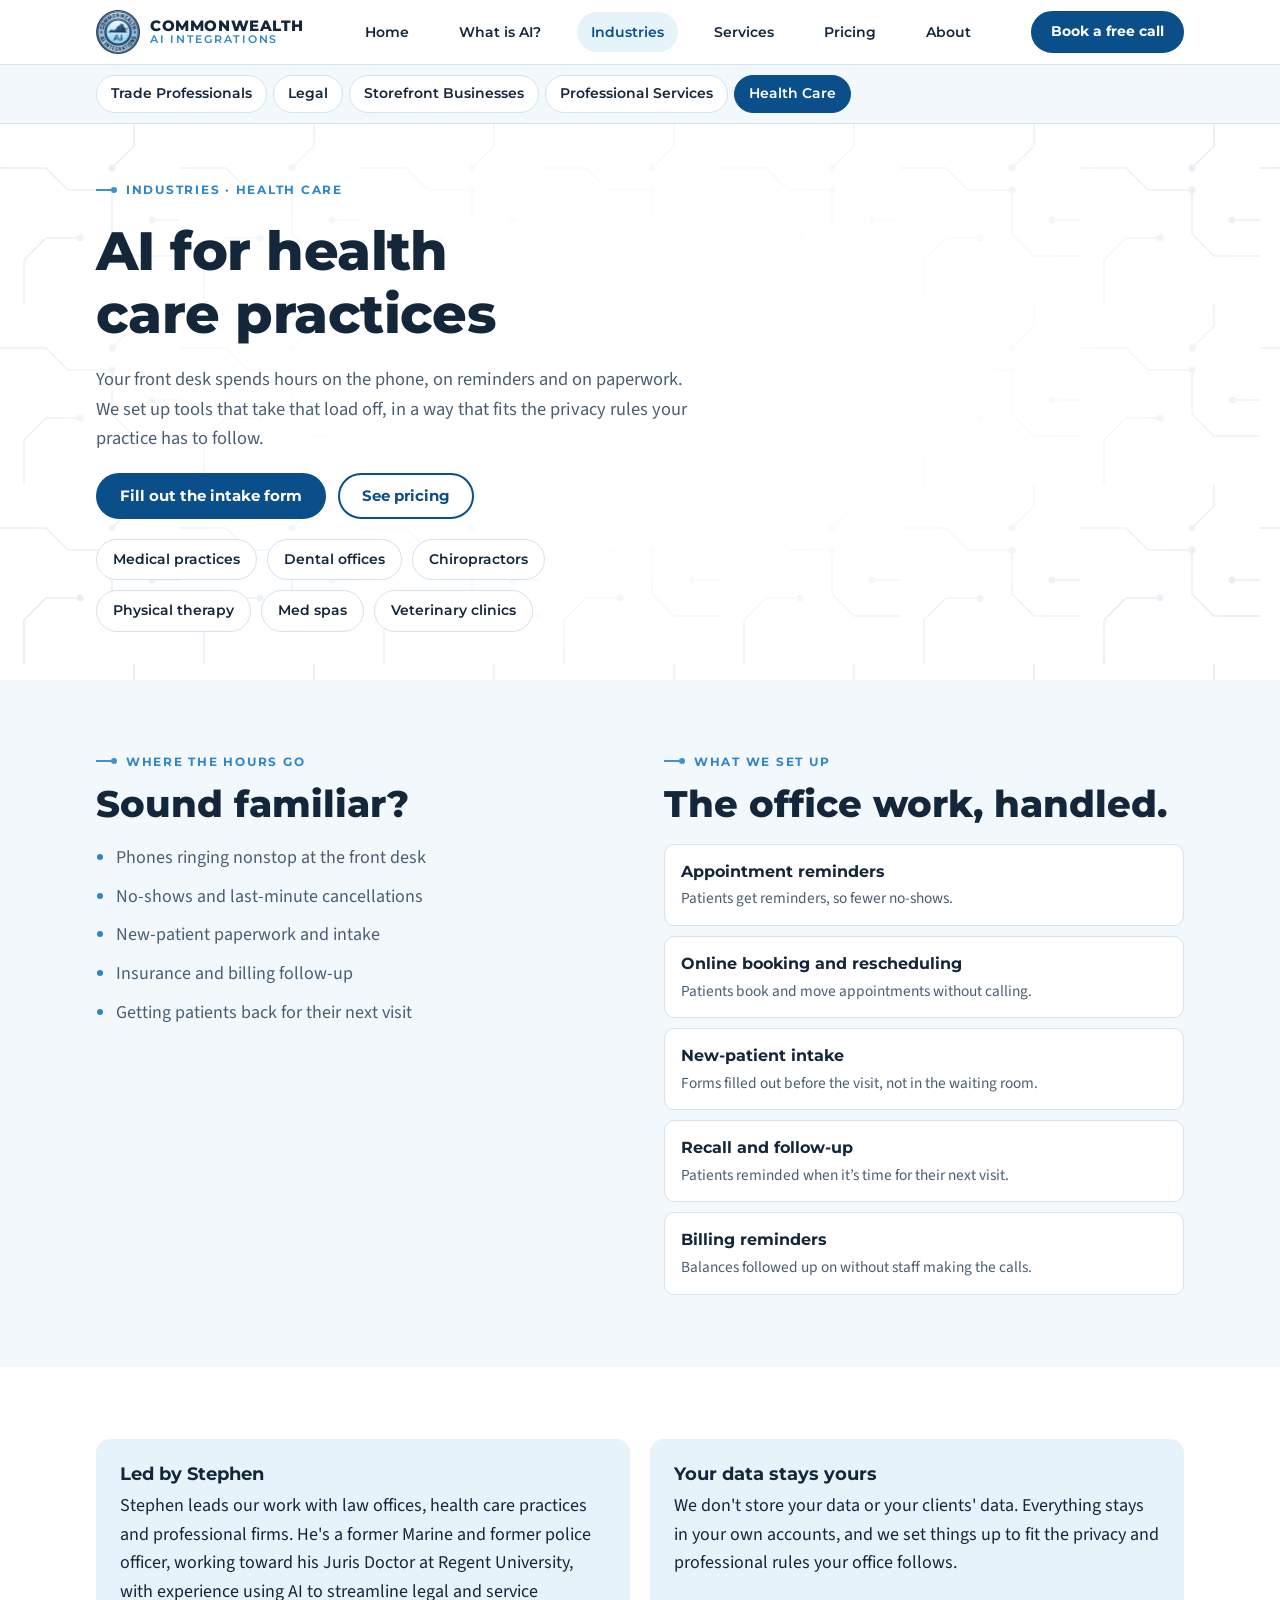
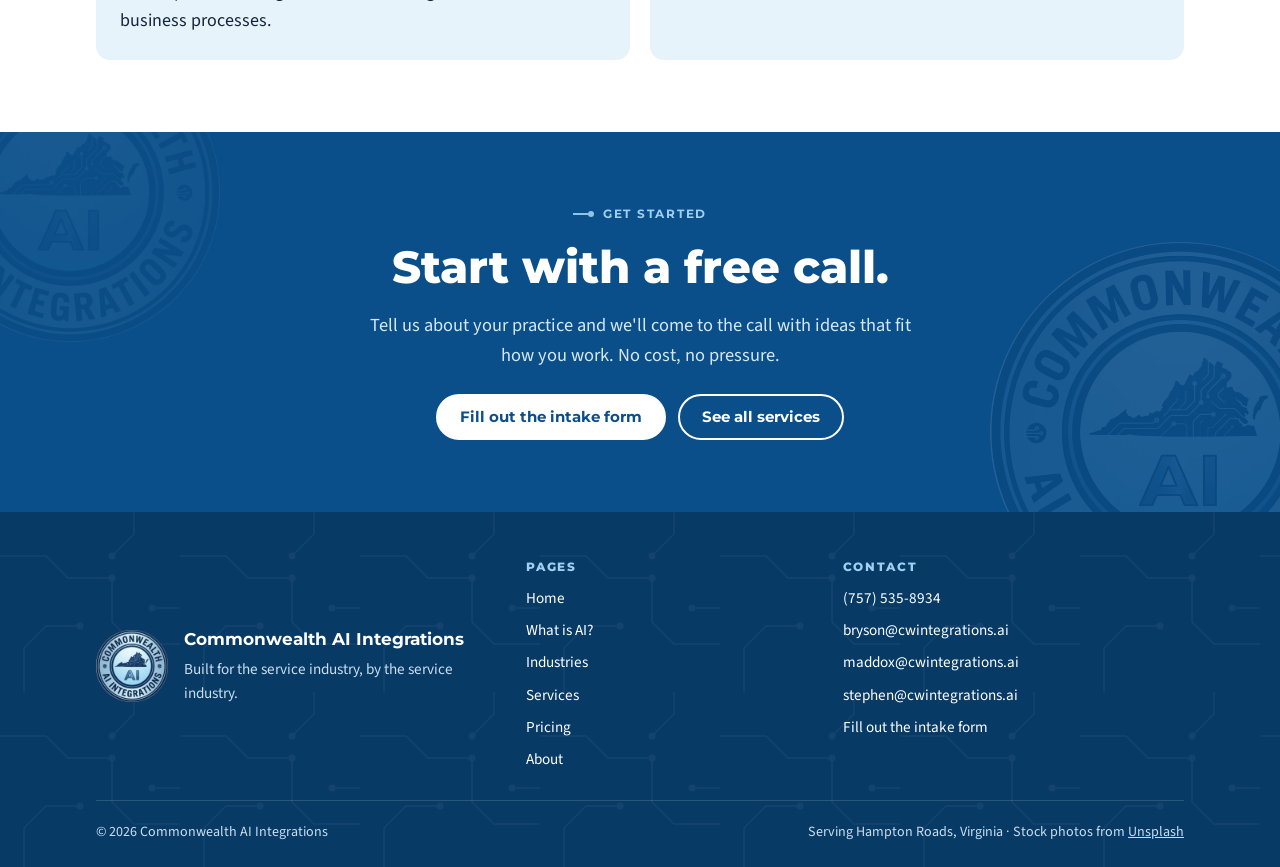
<file: healthcare.html>
<!doctype html>
<html lang="en">
<head>
<meta charset="utf-8">
<title>Health Care | Commonwealth AI Integrations</title>
<meta name="viewport" content="width=device-width, initial-scale=1, viewport-fit=cover">
<meta name="claude:viewport-fit-sides" content="cover">
<meta name="description" content="Your front desk spends hours on the phone, on reminders and on paperwork. We set up tools that take that load off, in a way that fits the privacy rules your practice has to follow.">
<link rel="icon" type="image/png" href="favicon.png">
<link rel="apple-touch-icon" href="apple-touch-icon.png">
<link rel="preconnect" href="https://fonts.googleapis.com">
<link rel="preconnect" href="https://fonts.gstatic.com" crossorigin>
<link rel="stylesheet" href="https://fonts.googleapis.com/css2?family=Montserrat:wght@600;700;800&family=Source+Sans+3:wght@400;500;600&display=swap">
<link rel="stylesheet" href="styles.css">
</head>
<body data-industry="Health care">
<header class="nav">
  <div class="wrap">
    <a class="brand" href="index.html" aria-label="Commonwealth AI Integrations home">
      <img class="brand-mark" src="logo.webp" alt="" width="44" height="44">
      <span>COMMONWEALTH<small>AI INTEGRATIONS</small></span>
    </a>
    <nav aria-label="Main"><ul>
      <li><a href="index.html">Home</a></li>
      <li><a href="ai.html">What is AI?</a></li>
      <li><a href="industries.html" aria-current="page">Industries</a></li>
      <li><a href="services.html">Services</a></li>
      <li><a href="pricing.html">Pricing</a></li>
      <li><a href="about.html">About</a></li>
    </ul></nav>
    <a class="btn nav-cta" href="#intake" data-intake>Book a free call</a>
  </div>
</header>

<main id="top">
  <nav class="ind-nav" aria-label="Industries"><div class="wrap"><ul><li><a href="trades.html">Trade Professionals</a></li><li><a href="legal.html">Legal</a></li><li><a href="storefront.html">Storefront Businesses</a></li><li><a href="professional.html">Professional Services</a></li><li><a href="healthcare.html" aria-current="page">Health Care</a></li></ul></div></nav>
  <section class="ind-hero">
    <div class="wrap">
      <span class="eyebrow">Industries · Health Care</span>
      <h1>AI for health care practices</h1>
      <p class="lede">Your front desk spends hours on the phone, on reminders and on paperwork. We set up tools that take that load off, in a way that fits the privacy rules your practice has to follow.</p>
      <div class="cta"><a class="btn" href="#intake" data-intake data-industry="Health care">Fill out the intake form</a><a class="btn ghost" href="pricing.html">See pricing</a></div>
      <ul class="trades ind-who"><li>Medical practices</li><li>Dental offices</li><li>Chiropractors</li><li>Physical therapy</li><li>Med spas</li><li>Veterinary clinics</li></ul>
      <figure class="hero-photo"><img src="https://images.unsplash.com/photo-1777331903190-341a3dd0441b?auto=format&fit=crop&w=900&q=70" alt="Dentist talking with a patient in a modern office" width="900" height="1000" loading="eager" onerror="this.closest('figure').remove()"><img class="photo-seal" src="logo.webp" alt="" width="88" height="88"></figure>
    </div>
  </section>

  <section class="band">
    <div class="wrap split">
      <div class="ind-col">
        <span class="eyebrow">Where the hours go</span>
        <h2>Sound familiar?</h2>
        <ul class="ind-pains"><li>Phones ringing nonstop at the front desk</li><li>No-shows and last-minute cancellations</li><li>New-patient paperwork and intake</li><li>Insurance and billing follow-up</li><li>Getting patients back for their next visit</li></ul>
      </div>
      <div class="ind-col">
        <span class="eyebrow">What we set up</span>
        <h2>The office work, handled.</h2>
        <ul class="ind-sets"><li><strong>Appointment reminders</strong><span>Patients get reminders, so fewer no-shows.</span></li><li><strong>Online booking and rescheduling</strong><span>Patients book and move appointments without calling.</span></li><li><strong>New-patient intake</strong><span>Forms filled out before the visit, not in the waiting room.</span></li><li><strong>Recall and follow-up</strong><span>Patients reminded when it’s time for their next visit.</span></li><li><strong>Billing reminders</strong><span>Balances followed up on without staff making the calls.</span></li></ul>
      </div>
    </div>
  </section>

  <section>
    <div class="wrap">
      <div class="ind-trust">
        <div><h3>Led by Stephen</h3><p>Stephen leads our work with law offices, health care practices and professional firms. He's a former Marine and former police officer, working toward his Juris Doctor at Regent University, with experience using AI to streamline legal and service business processes.</p></div>
        <div><h3>Your data stays yours</h3><p>We don't store your data or your clients' data. Everything stays in your own accounts, and we set things up to fit the privacy and professional rules your office follows.</p></div>
      </div>
    </div>
  </section>

  <section class="urgent" aria-label="Get started">
    <div class="wrap">
      <span class="eyebrow">Get started</span>
      <h2>Start with a free call.</h2>
      <p>Tell us about your practice and we'll come to the call with ideas that fit how you work. No cost, no pressure.</p>
      <div class="cta"><a class="btn light" href="#intake" data-intake data-industry="Health care">Fill out the intake form</a><a class="btn outline" href="services.html">See all services</a></div>
    </div>
  </section>

</main>

<dialog id="intake" class="intake" aria-labelledby="intake-title">
  <div class="intake-inner">
    <div class="intake-top">
      <div>
        <img class="intake-seal" src="logo.webp" alt="" width="48" height="48">
        <span class="eyebrow">Intake form</span>
        <h2 id="intake-title">Tell us about your business.</h2>
        <p>About 2 minutes. No cost, no pressure.</p>
      </div>
      <button type="button" class="intake-close" aria-label="Close intake form"><svg viewBox="0 0 24 24" aria-hidden="true"><path d="M6 6l12 12M18 6L6 18"></path></svg></button>
    </div>
        <form id="lead" name="intake" method="POST" novalidate>
          <input type="hidden" id="f-drains" name="time_drains" value="">
          <p hidden><label>Leave this empty <input name="_honey" tabindex="-1" autocomplete="off"></label></p>
          <div class="field"><label for="f-goal">What's your main goal right now?</label>
            <select id="f-goal" name="primary_goal" required>
              <option value="">Choose one</option>
              <option>Spend less time on paperwork and office work</option>
              <option>Answer leads faster and win more jobs</option>
              <option>Get scheduling and crews organized</option>
              <option>Know my numbers: profit, costs and cash</option>
              <option>Cut what I pay for software and outside services</option>
              <option>Get found online and get more calls</option>
            <option>Get more customers from social media and ads</option>
              <option>Something else</option>
            </select></div>
          <div class="field"><label for="f-industry">What type of business do you run?</label>
            <select id="f-industry" name="industry" required>
              <option value="">Choose one</option>
              <option value="Trade professional">Trade professional (plumbing, HVAC, contractors and more)</option>
              <option value="Storefront business">Storefront business (retail, salon, auto shop, restaurant)</option>
              <option value="Professional services">Professional services (accounting, insurance, real estate)</option>
              <option value="Legal">Legal</option>
              <option value="Health care">Health care</option>
              <option value="Other">Other</option>
            </select></div>
          <input type="hidden" name="_subject" id="f-subject" value="New intake form">
          <input type="hidden" name="_template" value="table">
          <input type="hidden" name="_captcha" value="false">
          <input type="hidden" name="page" id="f-page" value="">
          <div class="row">
            <div class="field"><label for="f-name">Your name</label><input id="f-name" name="name" autocomplete="name" required></div>
            <div class="field"><label for="f-biz">Business name</label><input id="f-biz" name="business" autocomplete="organization" required></div>
          </div>
          <div class="row">
            <div class="field"><label for="f-email">Email</label><input id="f-email" name="email" type="email" autocomplete="email" required></div>
            <div class="field"><label for="f-phone">Phone</label><input id="f-phone" name="phone" type="tel" autocomplete="tel" required></div>
          </div>
          <div class="field"><label for="f-web">Business website <span class="opt">(optional)</span></label><input id="f-web" name="website" type="url" inputmode="url" autocomplete="url" placeholder="yourbusiness.com"></div>
          <div class="row">
            <div class="field"><label for="f-rev">Annual revenue</label>
              <select id="f-rev" name="annual_revenue" required><option value="">Choose one</option><option>Under $250,000</option><option>$250,000 – $500,000</option><option>$500,000 – $1 million</option><option>$1 – 3 million</option><option>$3 – 10 million</option><option>Over $10 million</option></select></div>
            <div class="field"><label for="f-size">Number of employees</label>
              <select id="f-size" name="employees" required><option value="">Choose one</option><option>Just me</option><option>2–5</option><option>6–15</option><option>16–25</option><option>26–50</option><option>More than 50</option></select></div>
          </div>
          <p id="f-err" class="sent" style="background:var(--ph-bg);color:var(--ph)" hidden></p>
          <button class="btn" type="submit">Send my intake form</button>
          <p class="vsl-note" style="text-align:left">Your details stay with us. We use them only to prepare for your call.</p>
          <p id="f-ok" class="sent" hidden></p>
        </form>
  </div>
</dialog>

<footer class="site-footer">
  <div class="wrap">
    <div class="foot-grid">
      <div class="foot-brand">
        <img src="logo.webp" alt="Commonwealth AI Integrations" width="72" height="72" loading="lazy">
        <div>
          <strong>Commonwealth AI Integrations</strong>
          <span>Built for the service industry, by the service industry.</span>
        </div>
      </div>
      <nav class="foot-col" aria-label="Footer">
        <h2>Pages</h2>
        <a href="index.html">Home</a><a href="ai.html">What is AI?</a><a href="industries.html">Industries</a><a href="services.html">Services</a><a href="pricing.html">Pricing</a><a href="about.html">About</a>
      </nav>
      <div class="foot-col">
        <h2>Contact</h2>
        <a href="tel:+17575358934">(757) 535-8934</a>
        <a href="mailto:bryson@cwintegrations.ai">bryson@cwintegrations.ai</a>
        <a href="mailto:maddox@cwintegrations.ai">maddox@cwintegrations.ai</a>
        <a href="mailto:stephen@cwintegrations.ai">stephen@cwintegrations.ai</a>
        <a href="#intake" data-intake>Fill out the intake form</a>
      </div>
    </div>
    <div class="foot-base">
      <span>© 2026 Commonwealth AI Integrations</span>
      <span>Serving Hampton Roads, Virginia · Stock photos from <a href="https://unsplash.com" rel="noopener">Unsplash</a></span>
    </div>
  </div>
</footer>

<script src="site.js"></script>
</body>
</html>
</file>
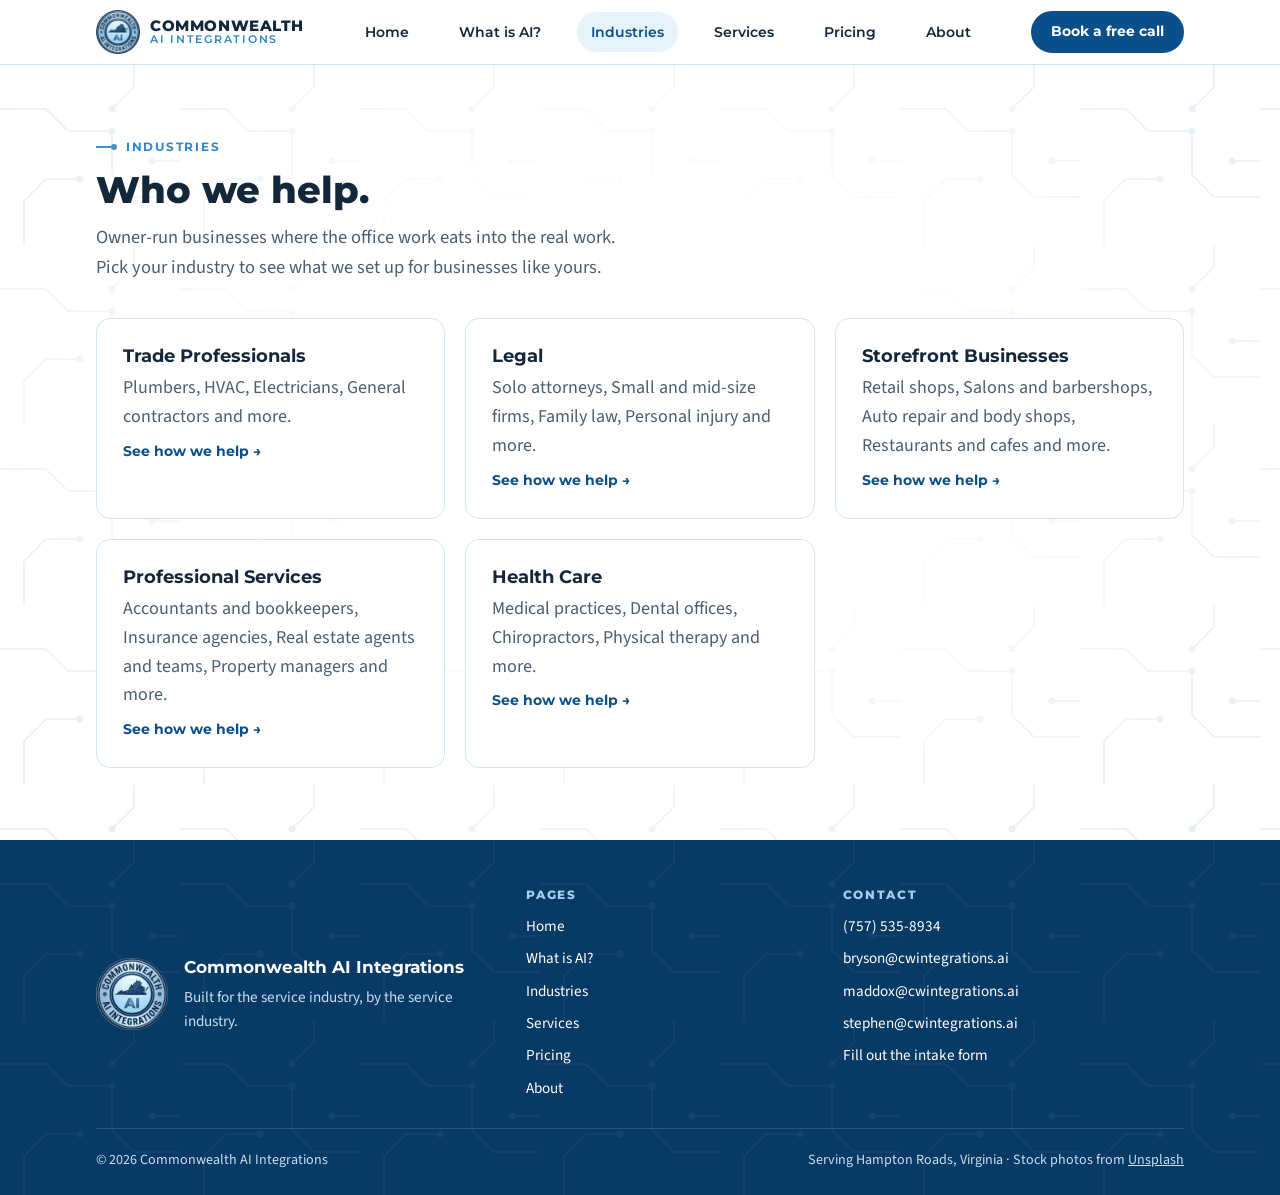
<file: industries.html>
<!doctype html>
<html lang="en">
<head>
<meta charset="utf-8">
<title>Industries | Commonwealth AI Integrations</title>
<meta name="viewport" content="width=device-width, initial-scale=1, viewport-fit=cover">
<meta name="claude:viewport-fit-sides" content="cover">
<meta name="description" content="The industries Commonwealth AI Integrations serves: trade professionals, legal, storefront businesses, professional services and health care.">
<link rel="icon" type="image/png" href="favicon.png">
<link rel="apple-touch-icon" href="apple-touch-icon.png">
<link rel="preconnect" href="https://fonts.googleapis.com">
<link rel="preconnect" href="https://fonts.gstatic.com" crossorigin>
<link rel="stylesheet" href="https://fonts.googleapis.com/css2?family=Montserrat:wght@600;700;800&family=Source+Sans+3:wght@400;500;600&display=swap">
<link rel="stylesheet" href="styles.css">
</head>
<body>
<header class="nav">
  <div class="wrap">
    <a class="brand" href="index.html" aria-label="Commonwealth AI Integrations home">
      <img class="brand-mark" src="logo.webp" alt="" width="44" height="44">
      <span>COMMONWEALTH<small>AI INTEGRATIONS</small></span>
    </a>
    <nav aria-label="Main"><ul>
      <li><a href="index.html">Home</a></li>
      <li><a href="ai.html">What is AI?</a></li>
      <li><a href="industries.html" aria-current="page">Industries</a></li>
      <li><a href="services.html">Services</a></li>
      <li><a href="pricing.html">Pricing</a></li>
      <li><a href="about.html">About</a></li>
    </ul></nav>
    <a class="btn nav-cta" href="#intake" data-intake>Book a free call</a>
  </div>
</header>

<main id="top">
  <section>
    <div class="wrap">
      <div class="head">
        <span class="eyebrow">Industries</span>
        <h2>Who we help.</h2>
        <p class="lede">Owner-run businesses where the office work eats into the real work. Pick your industry to see what we set up for businesses like yours.</p>
      </div>
      <div class="ind-grid">
        <a class="ind-card" href="trades.html"><img class="ind-thumb" src="https://images.unsplash.com/photo-1621905251189-08b45d6a269e?auto=format&fit=crop&w=600&q=70" alt="" width="600" height="340" loading="lazy" onerror="this.remove()"><h3>Trade Professionals</h3><p>Plumbers, HVAC, Electricians, General contractors and more.</p><span class="ind-more">See how we help →</span></a>
        <a class="ind-card" href="legal.html"><img class="ind-thumb" src="https://images.unsplash.com/photo-1562564055-71e051d33c19?auto=format&fit=crop&w=600&q=70" alt="" width="600" height="340" loading="lazy" onerror="this.remove()"><h3>Legal</h3><p>Solo attorneys, Small and mid-size firms, Family law, Personal injury and more.</p><span class="ind-more">See how we help →</span></a>
        <a class="ind-card" href="storefront.html"><img class="ind-thumb" src="https://images.unsplash.com/photo-1556742049-0cfed4f6a45d?auto=format&fit=crop&w=600&q=70" alt="" width="600" height="340" loading="lazy" onerror="this.remove()"><h3>Storefront Businesses</h3><p>Retail shops, Salons and barbershops, Auto repair and body shops, Restaurants and cafes and more.</p><span class="ind-more">See how we help →</span></a>
        <a class="ind-card" href="professional.html"><img class="ind-thumb" src="https://images.unsplash.com/photo-1713947503588-8ff8196dc4a3?auto=format&fit=crop&w=600&q=70" alt="" width="600" height="340" loading="lazy" onerror="this.remove()"><h3>Professional Services</h3><p>Accountants and bookkeepers, Insurance agencies, Real estate agents and teams, Property managers and more.</p><span class="ind-more">See how we help →</span></a>
        <a class="ind-card" href="healthcare.html"><img class="ind-thumb" src="https://images.unsplash.com/photo-1777331903190-341a3dd0441b?auto=format&fit=crop&w=600&q=70" alt="" width="600" height="340" loading="lazy" onerror="this.remove()"><h3>Health Care</h3><p>Medical practices, Dental offices, Chiropractors, Physical therapy and more.</p><span class="ind-more">See how we help →</span></a>
      </div>
    </div>
  </section>

</main>

<dialog id="intake" class="intake" aria-labelledby="intake-title">
  <div class="intake-inner">
    <div class="intake-top">
      <div>
        <img class="intake-seal" src="logo.webp" alt="" width="48" height="48">
        <span class="eyebrow">Intake form</span>
        <h2 id="intake-title">Tell us about your business.</h2>
        <p>About 2 minutes. No cost, no pressure.</p>
      </div>
      <button type="button" class="intake-close" aria-label="Close intake form"><svg viewBox="0 0 24 24" aria-hidden="true"><path d="M6 6l12 12M18 6L6 18"></path></svg></button>
    </div>
        <form id="lead" name="intake" method="POST" novalidate>
          <input type="hidden" id="f-drains" name="time_drains" value="">
          <p hidden><label>Leave this empty <input name="_honey" tabindex="-1" autocomplete="off"></label></p>
          <div class="field"><label for="f-goal">What's your main goal right now?</label>
            <select id="f-goal" name="primary_goal" required>
              <option value="">Choose one</option>
              <option>Spend less time on paperwork and office work</option>
              <option>Answer leads faster and win more jobs</option>
              <option>Get scheduling and crews organized</option>
              <option>Know my numbers: profit, costs and cash</option>
              <option>Cut what I pay for software and outside services</option>
              <option>Get found online and get more calls</option>
            <option>Get more customers from social media and ads</option>
              <option>Something else</option>
            </select></div>
          <div class="field"><label for="f-industry">What type of business do you run?</label>
            <select id="f-industry" name="industry" required>
              <option value="">Choose one</option>
              <option value="Trade professional">Trade professional (plumbing, HVAC, contractors and more)</option>
              <option value="Storefront business">Storefront business (retail, salon, auto shop, restaurant)</option>
              <option value="Professional services">Professional services (accounting, insurance, real estate)</option>
              <option value="Legal">Legal</option>
              <option value="Health care">Health care</option>
              <option value="Other">Other</option>
            </select></div>
          <input type="hidden" name="_subject" id="f-subject" value="New intake form">
          <input type="hidden" name="_template" value="table">
          <input type="hidden" name="_captcha" value="false">
          <input type="hidden" name="page" id="f-page" value="">
          <div class="row">
            <div class="field"><label for="f-name">Your name</label><input id="f-name" name="name" autocomplete="name" required></div>
            <div class="field"><label for="f-biz">Business name</label><input id="f-biz" name="business" autocomplete="organization" required></div>
          </div>
          <div class="row">
            <div class="field"><label for="f-email">Email</label><input id="f-email" name="email" type="email" autocomplete="email" required></div>
            <div class="field"><label for="f-phone">Phone</label><input id="f-phone" name="phone" type="tel" autocomplete="tel" required></div>
          </div>
          <div class="field"><label for="f-web">Business website <span class="opt">(optional)</span></label><input id="f-web" name="website" type="url" inputmode="url" autocomplete="url" placeholder="yourbusiness.com"></div>
          <div class="row">
            <div class="field"><label for="f-rev">Annual revenue</label>
              <select id="f-rev" name="annual_revenue" required><option value="">Choose one</option><option>Under $250,000</option><option>$250,000 – $500,000</option><option>$500,000 – $1 million</option><option>$1 – 3 million</option><option>$3 – 10 million</option><option>Over $10 million</option></select></div>
            <div class="field"><label for="f-size">Number of employees</label>
              <select id="f-size" name="employees" required><option value="">Choose one</option><option>Just me</option><option>2–5</option><option>6–15</option><option>16–25</option><option>26–50</option><option>More than 50</option></select></div>
          </div>
          <p id="f-err" class="sent" style="background:var(--ph-bg);color:var(--ph)" hidden></p>
          <button class="btn" type="submit">Send my intake form</button>
          <p class="vsl-note" style="text-align:left">Your details stay with us. We use them only to prepare for your call.</p>
          <p id="f-ok" class="sent" hidden></p>
        </form>
  </div>
</dialog>

<footer class="site-footer">
  <div class="wrap">
    <div class="foot-grid">
      <div class="foot-brand">
        <img src="logo.webp" alt="Commonwealth AI Integrations" width="72" height="72" loading="lazy">
        <div>
          <strong>Commonwealth AI Integrations</strong>
          <span>Built for the service industry, by the service industry.</span>
        </div>
      </div>
      <nav class="foot-col" aria-label="Footer">
        <h2>Pages</h2>
        <a href="index.html">Home</a><a href="ai.html">What is AI?</a><a href="industries.html">Industries</a><a href="services.html">Services</a><a href="pricing.html">Pricing</a><a href="about.html">About</a>
      </nav>
      <div class="foot-col">
        <h2>Contact</h2>
        <a href="tel:+17575358934">(757) 535-8934</a>
        <a href="mailto:bryson@cwintegrations.ai">bryson@cwintegrations.ai</a>
        <a href="mailto:maddox@cwintegrations.ai">maddox@cwintegrations.ai</a>
        <a href="mailto:stephen@cwintegrations.ai">stephen@cwintegrations.ai</a>
        <a href="#intake" data-intake>Fill out the intake form</a>
      </div>
    </div>
    <div class="foot-base">
      <span>© 2026 Commonwealth AI Integrations</span>
      <span>Serving Hampton Roads, Virginia · Stock photos from <a href="https://unsplash.com" rel="noopener">Unsplash</a></span>
    </div>
  </div>
</footer>

<script src="site.js"></script>
</body>
</html>
</file>
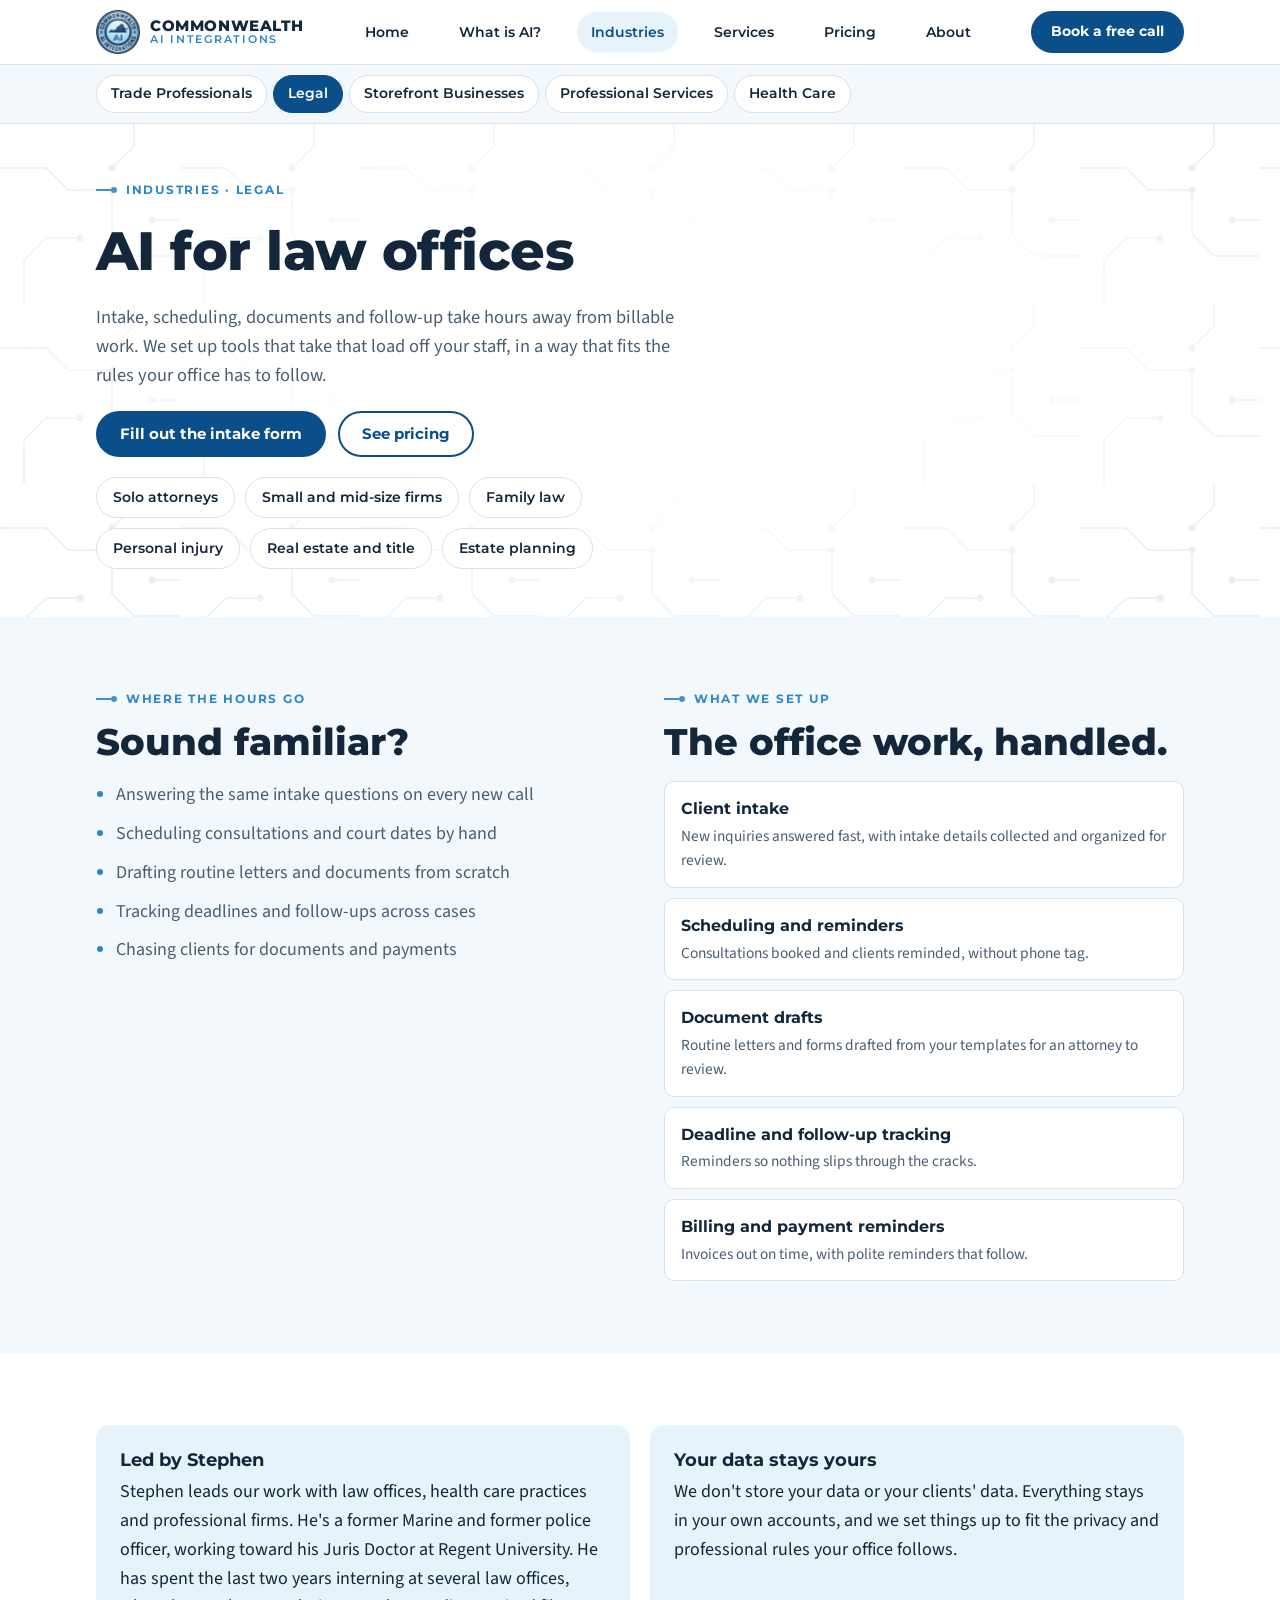
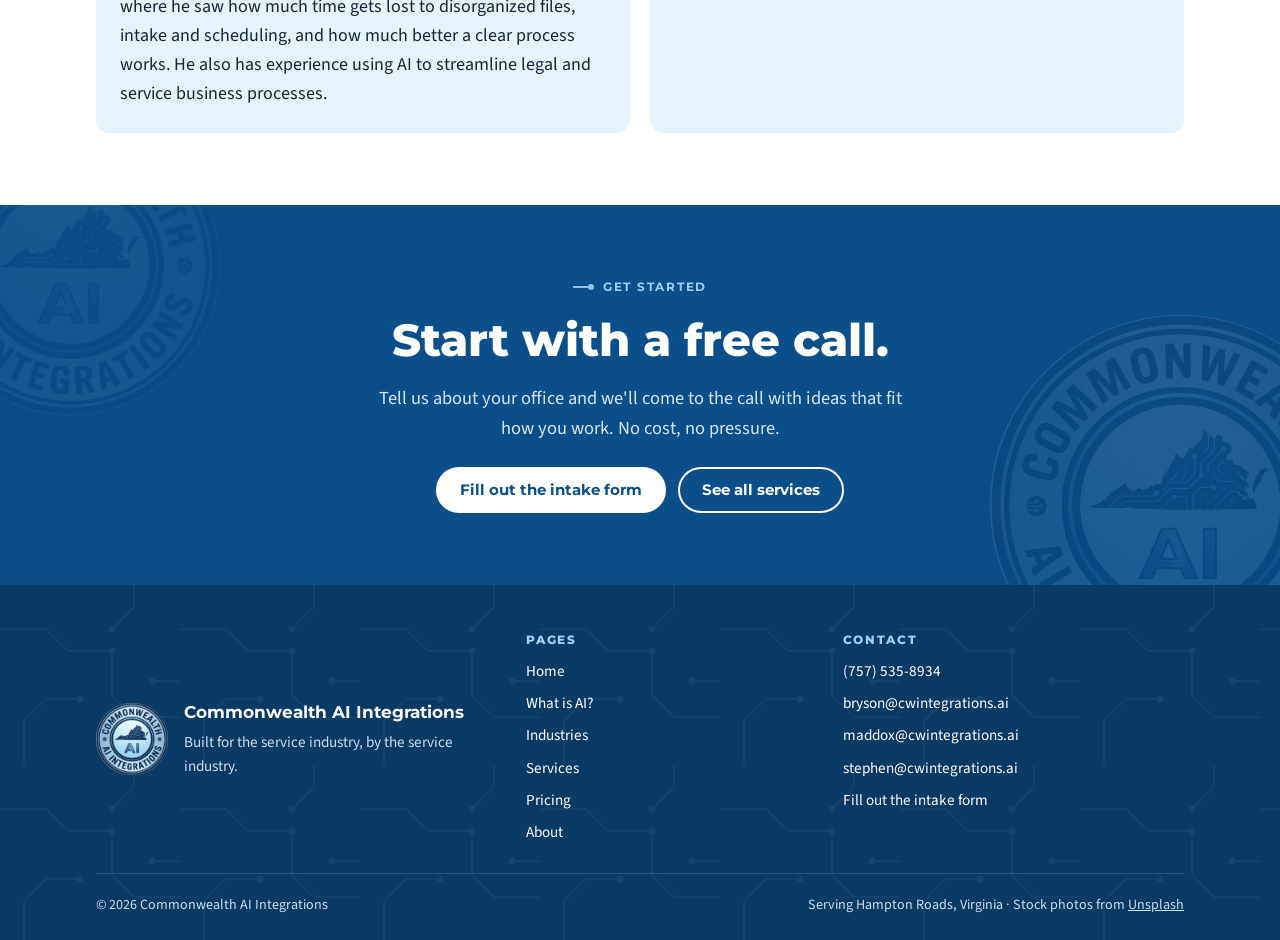
<file: legal.html>
<!doctype html>
<html lang="en">
<head>
<meta charset="utf-8">
<title>Legal | Commonwealth AI Integrations</title>
<meta name="viewport" content="width=device-width, initial-scale=1, viewport-fit=cover">
<meta name="claude:viewport-fit-sides" content="cover">
<meta name="description" content="Intake, scheduling, documents and follow-up take hours away from billable work. We set up tools that take that load off your staff, in a way that fits the rules your office has to follow.">
<link rel="icon" type="image/png" href="favicon.png">
<link rel="apple-touch-icon" href="apple-touch-icon.png">
<link rel="preconnect" href="https://fonts.googleapis.com">
<link rel="preconnect" href="https://fonts.gstatic.com" crossorigin>
<link rel="stylesheet" href="https://fonts.googleapis.com/css2?family=Montserrat:wght@600;700;800&family=Source+Sans+3:wght@400;500;600&display=swap">
<link rel="stylesheet" href="styles.css">
</head>
<body data-industry="Legal">
<header class="nav">
  <div class="wrap">
    <a class="brand" href="index.html" aria-label="Commonwealth AI Integrations home">
      <img class="brand-mark" src="logo.webp" alt="" width="44" height="44">
      <span>COMMONWEALTH<small>AI INTEGRATIONS</small></span>
    </a>
    <nav aria-label="Main"><ul>
      <li><a href="index.html">Home</a></li>
      <li><a href="ai.html">What is AI?</a></li>
      <li><a href="industries.html" aria-current="page">Industries</a></li>
      <li><a href="services.html">Services</a></li>
      <li><a href="pricing.html">Pricing</a></li>
      <li><a href="about.html">About</a></li>
    </ul></nav>
    <a class="btn nav-cta" href="#intake" data-intake>Book a free call</a>
  </div>
</header>

<main id="top">
  <nav class="ind-nav" aria-label="Industries"><div class="wrap"><ul><li><a href="trades.html">Trade Professionals</a></li><li><a href="legal.html" aria-current="page">Legal</a></li><li><a href="storefront.html">Storefront Businesses</a></li><li><a href="professional.html">Professional Services</a></li><li><a href="healthcare.html">Health Care</a></li></ul></div></nav>
  <section class="ind-hero">
    <div class="wrap">
      <span class="eyebrow">Industries · Legal</span>
      <h1>AI for law offices</h1>
      <p class="lede">Intake, scheduling, documents and follow-up take hours away from billable work. We set up tools that take that load off your staff, in a way that fits the rules your office has to follow.</p>
      <div class="cta"><a class="btn" href="#intake" data-intake data-industry="Legal">Fill out the intake form</a><a class="btn ghost" href="pricing.html">See pricing</a></div>
      <ul class="trades ind-who"><li>Solo attorneys</li><li>Small and mid-size firms</li><li>Family law</li><li>Personal injury</li><li>Real estate and title</li><li>Estate planning</li></ul>
      <figure class="hero-photo"><img src="https://images.unsplash.com/photo-1562564055-71e051d33c19?auto=format&fit=crop&w=900&q=70" alt="Client signing documents across a desk" width="900" height="1000" loading="eager" onerror="this.closest('figure').remove()"><img class="photo-seal" src="logo.webp" alt="" width="88" height="88"></figure>
    </div>
  </section>

  <section class="band">
    <div class="wrap split">
      <div class="ind-col">
        <span class="eyebrow">Where the hours go</span>
        <h2>Sound familiar?</h2>
        <ul class="ind-pains"><li>Answering the same intake questions on every new call</li><li>Scheduling consultations and court dates by hand</li><li>Drafting routine letters and documents from scratch</li><li>Tracking deadlines and follow-ups across cases</li><li>Chasing clients for documents and payments</li></ul>
      </div>
      <div class="ind-col">
        <span class="eyebrow">What we set up</span>
        <h2>The office work, handled.</h2>
        <ul class="ind-sets"><li><strong>Client intake</strong><span>New inquiries answered fast, with intake details collected and organized for review.</span></li><li><strong>Scheduling and reminders</strong><span>Consultations booked and clients reminded, without phone tag.</span></li><li><strong>Document drafts</strong><span>Routine letters and forms drafted from your templates for an attorney to review.</span></li><li><strong>Deadline and follow-up tracking</strong><span>Reminders so nothing slips through the cracks.</span></li><li><strong>Billing and payment reminders</strong><span>Invoices out on time, with polite reminders that follow.</span></li></ul>
      </div>
    </div>
  </section>

  <section>
    <div class="wrap">
      <div class="ind-trust">
        <div><h3>Led by Stephen</h3><p>Stephen leads our work with law offices, health care practices and professional firms. He's a former Marine and former police officer, working toward his Juris Doctor at Regent University. He has spent the last two years interning at several law offices, where he saw how much time gets lost to disorganized files, intake and scheduling, and how much better a clear process works. He also has experience using AI to streamline legal and service business processes.</p></div>
        <div><h3>Your data stays yours</h3><p>We don't store your data or your clients' data. Everything stays in your own accounts, and we set things up to fit the privacy and professional rules your office follows.</p></div>
      </div>
    </div>
  </section>

  <section class="urgent" aria-label="Get started">
    <div class="wrap">
      <span class="eyebrow">Get started</span>
      <h2>Start with a free call.</h2>
      <p>Tell us about your office and we'll come to the call with ideas that fit how you work. No cost, no pressure.</p>
      <div class="cta"><a class="btn light" href="#intake" data-intake data-industry="Legal">Fill out the intake form</a><a class="btn outline" href="services.html">See all services</a></div>
    </div>
  </section>

</main>

<dialog id="intake" class="intake" aria-labelledby="intake-title">
  <div class="intake-inner">
    <div class="intake-top">
      <div>
        <img class="intake-seal" src="logo.webp" alt="" width="48" height="48">
        <span class="eyebrow">Intake form</span>
        <h2 id="intake-title">Tell us about your business.</h2>
        <p>About 2 minutes. No cost, no pressure.</p>
      </div>
      <button type="button" class="intake-close" aria-label="Close intake form"><svg viewBox="0 0 24 24" aria-hidden="true"><path d="M6 6l12 12M18 6L6 18"></path></svg></button>
    </div>
        <form id="lead" name="intake" method="POST" novalidate>
          <input type="hidden" id="f-drains" name="time_drains" value="">
          <p hidden><label>Leave this empty <input name="_honey" tabindex="-1" autocomplete="off"></label></p>
          <div class="field"><label for="f-goal">What's your main goal right now?</label>
            <select id="f-goal" name="primary_goal" required>
              <option value="">Choose one</option>
              <option>Spend less time on paperwork and office work</option>
              <option>Answer leads faster and win more jobs</option>
              <option>Get scheduling and crews organized</option>
              <option>Know my numbers: profit, costs and cash</option>
              <option>Cut what I pay for software and outside services</option>
              <option>Get found online and get more calls</option>
            <option>Get more customers from social media and ads</option>
              <option>Something else</option>
            </select></div>
          <div class="field"><label for="f-industry">What type of business do you run?</label>
            <select id="f-industry" name="industry" required>
              <option value="">Choose one</option>
              <option value="Trade professional">Trade professional (plumbing, HVAC, contractors and more)</option>
              <option value="Storefront business">Storefront business (retail, salon, auto shop, restaurant)</option>
              <option value="Professional services">Professional services (accounting, insurance, real estate)</option>
              <option value="Legal">Legal</option>
              <option value="Health care">Health care</option>
              <option value="Other">Other</option>
            </select></div>
          <input type="hidden" name="_subject" id="f-subject" value="New intake form">
          <input type="hidden" name="_template" value="table">
          <input type="hidden" name="_captcha" value="false">
          <input type="hidden" name="page" id="f-page" value="">
          <div class="row">
            <div class="field"><label for="f-name">Your name</label><input id="f-name" name="name" autocomplete="name" required></div>
            <div class="field"><label for="f-biz">Business name</label><input id="f-biz" name="business" autocomplete="organization" required></div>
          </div>
          <div class="row">
            <div class="field"><label for="f-email">Email</label><input id="f-email" name="email" type="email" autocomplete="email" required></div>
            <div class="field"><label for="f-phone">Phone</label><input id="f-phone" name="phone" type="tel" autocomplete="tel" required></div>
          </div>
          <div class="field"><label for="f-web">Business website <span class="opt">(optional)</span></label><input id="f-web" name="website" type="url" inputmode="url" autocomplete="url" placeholder="yourbusiness.com"></div>
          <div class="row">
            <div class="field"><label for="f-rev">Annual revenue</label>
              <select id="f-rev" name="annual_revenue" required><option value="">Choose one</option><option>Under $250,000</option><option>$250,000 – $500,000</option><option>$500,000 – $1 million</option><option>$1 – 3 million</option><option>$3 – 10 million</option><option>Over $10 million</option></select></div>
            <div class="field"><label for="f-size">Number of employees</label>
              <select id="f-size" name="employees" required><option value="">Choose one</option><option>Just me</option><option>2–5</option><option>6–15</option><option>16–25</option><option>26–50</option><option>More than 50</option></select></div>
          </div>
          <p id="f-err" class="sent" style="background:var(--ph-bg);color:var(--ph)" hidden></p>
          <button class="btn" type="submit">Send my intake form</button>
          <p class="vsl-note" style="text-align:left">Your details stay with us. We use them only to prepare for your call.</p>
          <p id="f-ok" class="sent" hidden></p>
        </form>
  </div>
</dialog>

<footer class="site-footer">
  <div class="wrap">
    <div class="foot-grid">
      <div class="foot-brand">
        <img src="logo.webp" alt="Commonwealth AI Integrations" width="72" height="72" loading="lazy">
        <div>
          <strong>Commonwealth AI Integrations</strong>
          <span>Built for the service industry, by the service industry.</span>
        </div>
      </div>
      <nav class="foot-col" aria-label="Footer">
        <h2>Pages</h2>
        <a href="index.html">Home</a><a href="ai.html">What is AI?</a><a href="industries.html">Industries</a><a href="services.html">Services</a><a href="pricing.html">Pricing</a><a href="about.html">About</a>
      </nav>
      <div class="foot-col">
        <h2>Contact</h2>
        <a href="tel:+17575358934">(757) 535-8934</a>
        <a href="mailto:bryson@cwintegrations.ai">bryson@cwintegrations.ai</a>
        <a href="mailto:maddox@cwintegrations.ai">maddox@cwintegrations.ai</a>
        <a href="mailto:stephen@cwintegrations.ai">stephen@cwintegrations.ai</a>
        <a href="#intake" data-intake>Fill out the intake form</a>
      </div>
    </div>
    <div class="foot-base">
      <span>© 2026 Commonwealth AI Integrations</span>
      <span>Serving Hampton Roads, Virginia · Stock photos from <a href="https://unsplash.com" rel="noopener">Unsplash</a></span>
    </div>
  </div>
</footer>

<script src="site.js"></script>
</body>
</html>
</file>
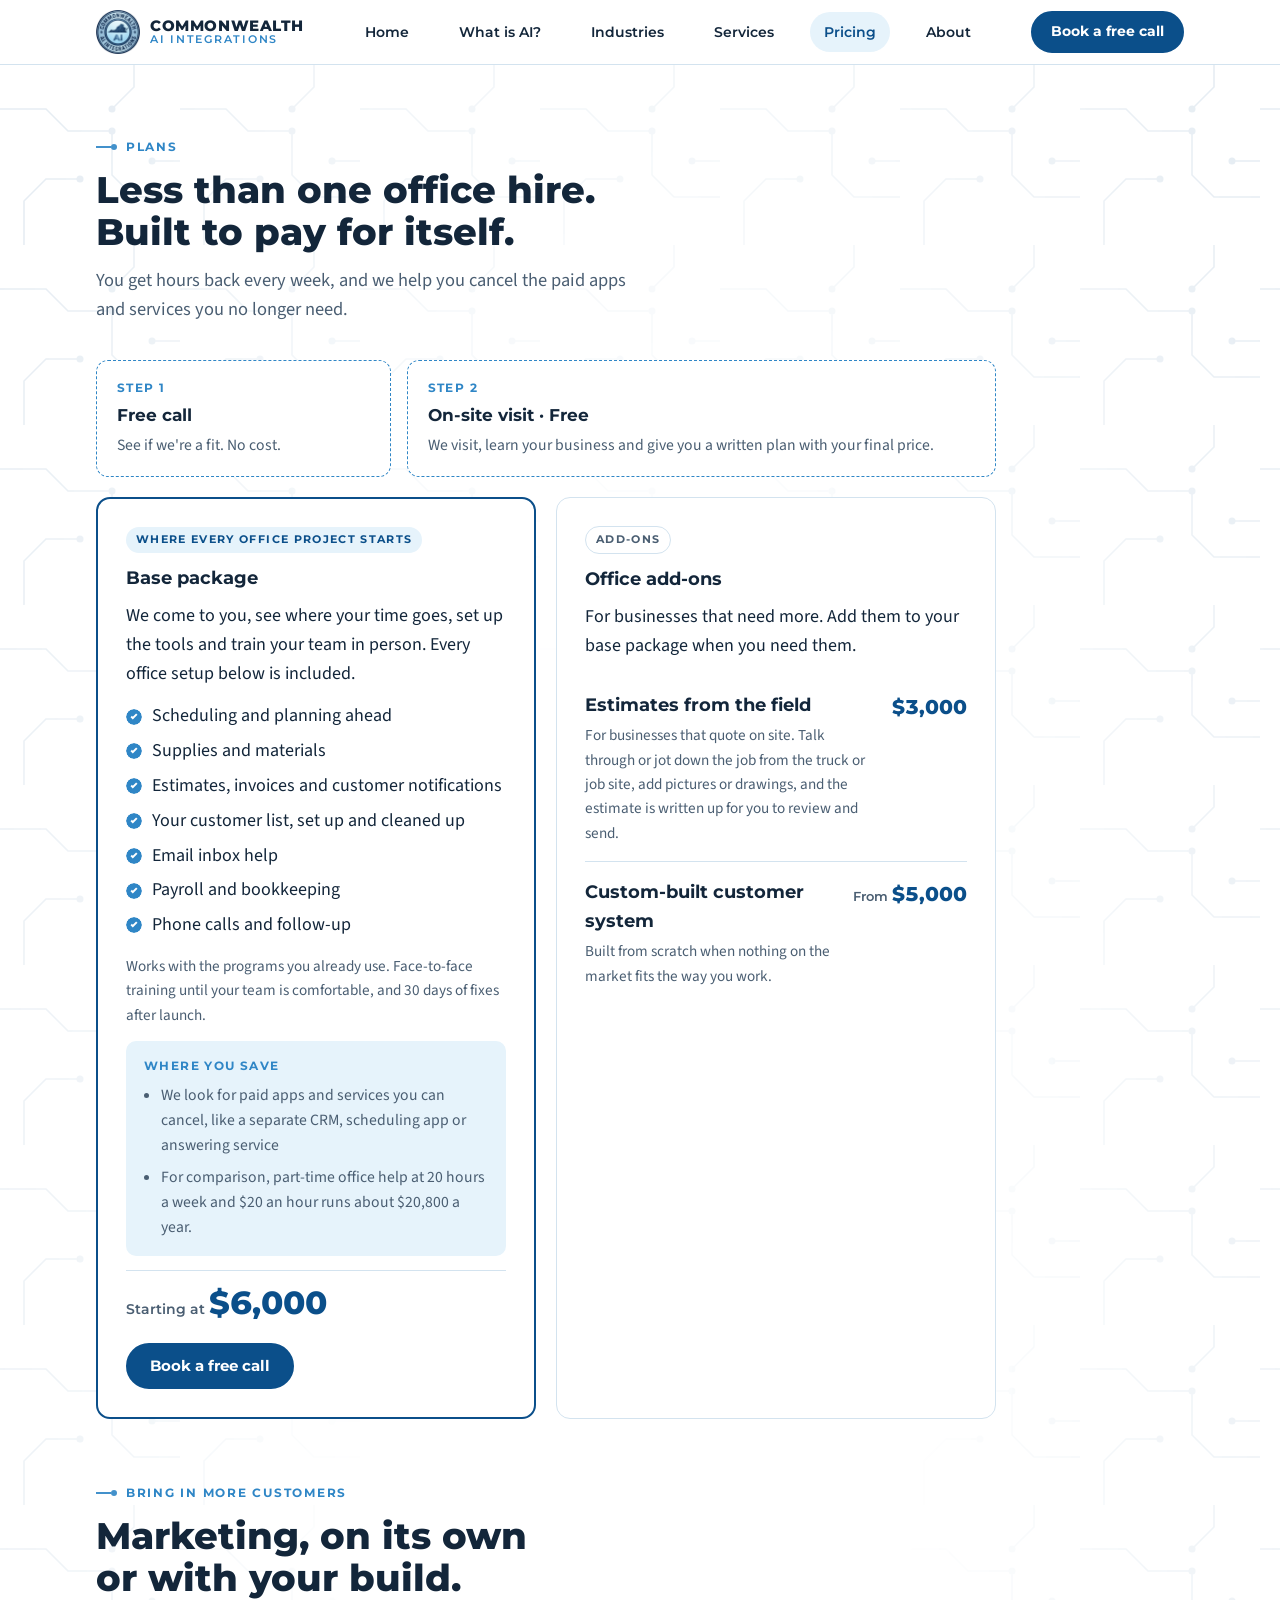
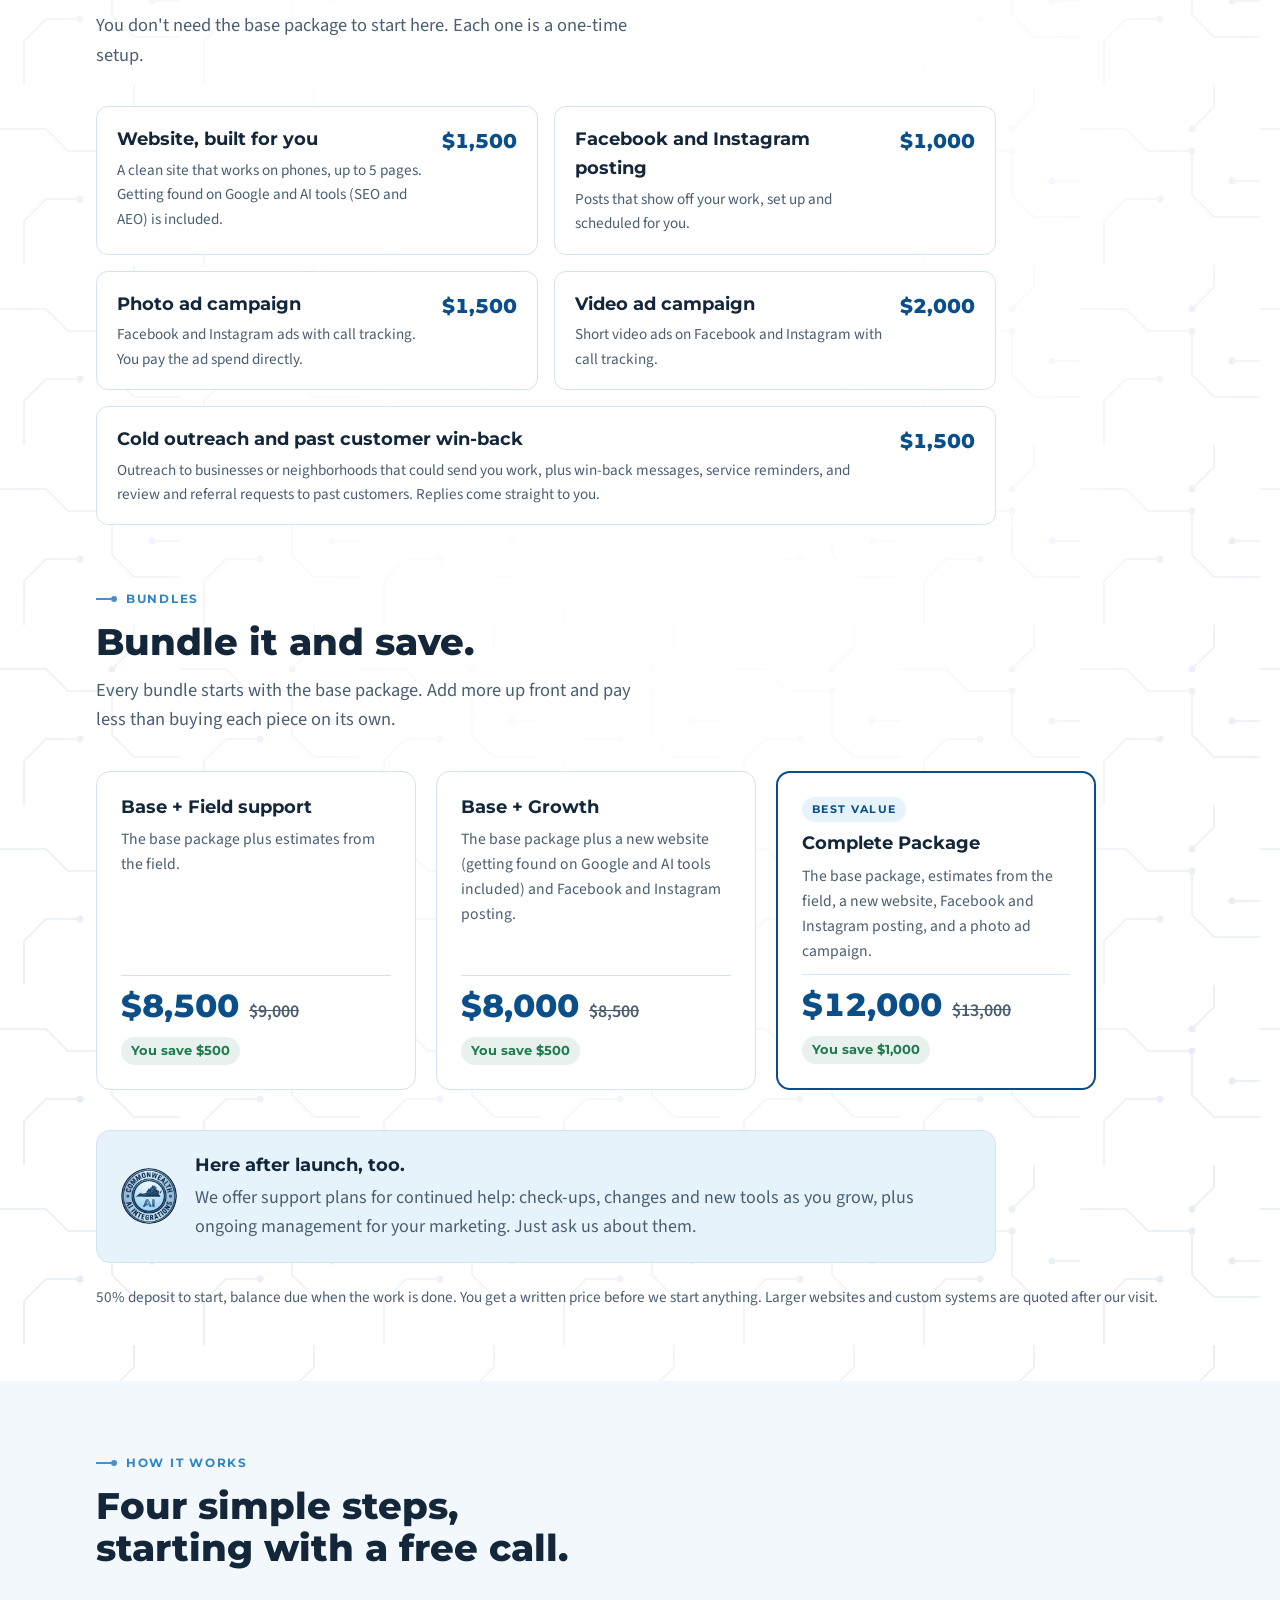
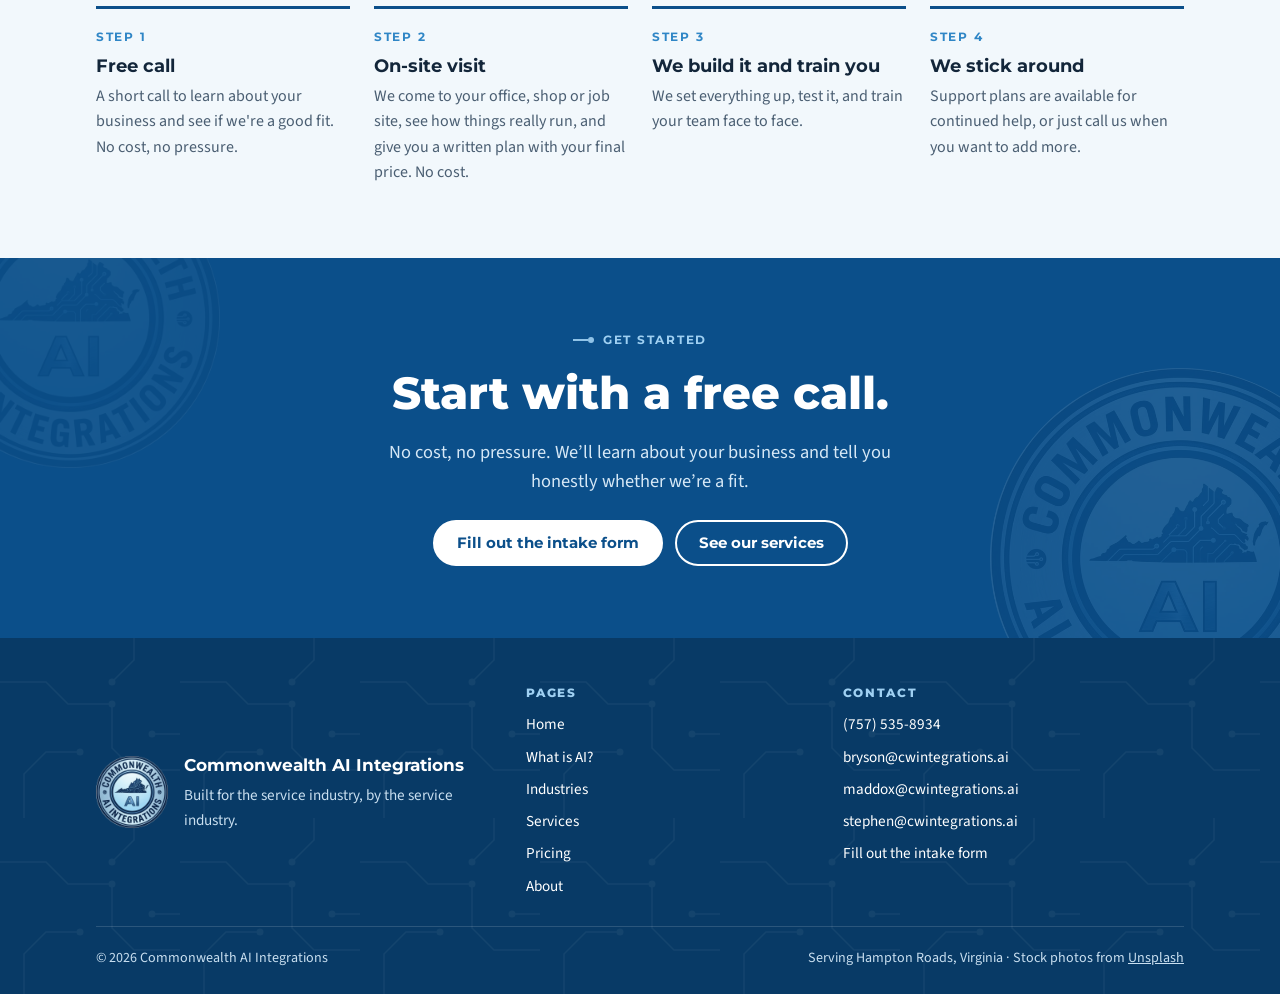
<file: pricing.html>
<!doctype html>
<html lang="en">
<head>
<meta charset="utf-8">
<title>Pricing | Commonwealth AI Integrations</title>
<meta name="viewport" content="width=device-width, initial-scale=1, viewport-fit=cover">
<meta name="claude:viewport-fit-sides" content="cover">
<meta name="description" content="Simple pricing from Commonwealth AI Integrations: a free call, a free on-site visit, a base package and add-ons.">
<link rel="icon" type="image/png" href="favicon.png">
<link rel="apple-touch-icon" href="apple-touch-icon.png">
<link rel="preconnect" href="https://fonts.googleapis.com">
<link rel="preconnect" href="https://fonts.gstatic.com" crossorigin>
<link rel="stylesheet" href="https://fonts.googleapis.com/css2?family=Montserrat:wght@600;700;800&family=Source+Sans+3:wght@400;500;600&display=swap">
<link rel="stylesheet" href="styles.css">
</head>
<body>
<header class="nav">
  <div class="wrap">
    <a class="brand" href="index.html" aria-label="Commonwealth AI Integrations home">
      <img class="brand-mark" src="logo.webp" alt="" width="44" height="44">
      <span>COMMONWEALTH<small>AI INTEGRATIONS</small></span>
    </a>
    <nav aria-label="Main"><ul>
      <li><a href="index.html">Home</a></li>
      <li><a href="ai.html">What is AI?</a></li>
      <li><a href="industries.html">Industries</a></li>
      <li><a href="services.html">Services</a></li>
      <li><a href="pricing.html" aria-current="page">Pricing</a></li>
      <li><a href="about.html">About</a></li>
    </ul></nav>
    <a class="btn nav-cta" href="#intake" data-intake>Book a free call</a>
  </div>
</header>

<main id="top">
  <section id="services">
    <div class="wrap">
      <div class="head">
        <span class="eyebrow">Plans</span>
        <h2>Less than one office hire. Built to pay for itself.</h2>
        <p class="lede">You get hours back every week, and we help you cancel the paid apps and services you no longer need.</p>
      </div>
      <div class="assess">
        <div class="assess-step"><span class="assess-num">Step 1</span><strong>Free call</strong><span>See if we're a fit. No cost.</span></div>
        <div class="assess-step"><span class="assess-num">Step 2</span><strong>On-site visit · Free</strong><span>We visit, learn your business and give you a written plan with your final price.</span></div>
      </div>
      <div class="plans">
        <article class="plan feature">
          <span class="tag">Where every office project starts</span>
          <h3>Base package</h3>
          <p>We come to you, see where your time goes, set up the tools and train your team in person. Every office setup below is included.</p>
          <ul class="checks">
            <li>Scheduling and planning ahead</li>
            <li>Supplies and materials</li>
            <li>Estimates, invoices and customer notifications</li>
            <li>Your customer list, set up and cleaned up</li>
            <li>Email inbox help</li>
            <li>Payroll and bookkeeping</li>
            <li>Phone calls and follow-up</li>
          </ul>
          <p class="plan-note">Works with the programs you already use. Face-to-face training until your team is comfortable, and 30 days of fixes after launch.</p>
          <div class="value">
            <span class="value-label">Where you save</span>
            <ul>
              <li>We look for paid apps and services you can cancel, like a separate CRM, scheduling app or answering service</li>
              <li>For comparison, part-time office help at 20 hours a week and $20 an hour runs about $20,800 a year.</li>
            </ul>
          </div>
          <div class="price-row">
            <div class="price"><small>Starting at </small>$6,000</div>
            <a class="btn" href="#intake" data-intake>Book a free call</a>
          </div>
        </article>
        <article class="plan">
          <span class="tag tag-quiet">Add-ons</span>
          <h3>Office add-ons</h3>
          <p>For businesses that need more. Add them to your base package when you need them.</p>
          <ul class="addons">
            <li><div><strong>Estimates from the field</strong><span>For businesses that quote on site. Talk through or jot down the job from the truck or job site, add pictures or drawings, and the estimate is written up for you to review and send.</span></div><b>$3,000</b></li>
            <li><div><strong>Custom-built customer system</strong><span>Built from scratch when nothing on the market fits the way you work.</span></div><b><small>From </small>$5,000</b></li>
          </ul>
        </article>
      </div>

      <div class="addon-group">
        <div class="head">
          <span class="eyebrow">Bring in more customers</span>
          <h2>Marketing, on its own or with your build.</h2>
          <p class="lede">You don't need the base package to start here. Each one is a one-time setup.</p>
        </div>
        <ul class="addons addons-grid">
          <li><div><strong>Website, built for you</strong><span>A clean site that works on phones, up to 5 pages. Getting found on Google and AI tools (SEO and AEO) is included.</span></div><b>$1,500</b></li>
          <li><div><strong>Facebook and Instagram posting</strong><span>Posts that show off your work, set up and scheduled for you.</span></div><b>$1,000</b></li>
          <li><div><strong>Photo ad campaign</strong><span>Facebook and Instagram ads with call tracking. You pay the ad spend directly.</span></div><b>$1,500</b></li>
          <li><div><strong>Video ad campaign</strong><span>Short video ads on Facebook and Instagram with call tracking.</span></div><b>$2,000</b></li>
          <li><div><strong>Cold outreach and past customer win-back</strong><span>Outreach to businesses or neighborhoods that could send you work, plus win-back messages, service reminders, and review and referral requests to past customers. Replies come straight to you.</span></div><b>$1,500</b></li>
        </ul>
      </div>

      <div class="addon-group" id="bundles">
        <div class="head">
          <span class="eyebrow">Bundles</span>
          <h2>Bundle it and save.</h2>
          <p class="lede">Every bundle starts with the base package. Add more up front and pay less than buying each piece on its own.</p>
        </div>
        <div class="bundles">
          <article class="bundle">
            <h3>Base + Field support</h3>
            <p>The base package plus estimates from the field.</p>
            <div class="bundle-price"><span class="price">$8,500</span><s>$9,000</s></div>
            <span class="save">You save $500</span>
          </article>
          <article class="bundle">
            <h3>Base + Growth</h3>
            <p>The base package plus a new website (getting found on Google and AI tools included) and Facebook and Instagram posting.</p>
            <div class="bundle-price"><span class="price">$8,000</span><s>$8,500</s></div>
            <span class="save">You save $500</span>
          </article>
          <article class="bundle best">
            <span class="tag">Best value</span>
            <h3>Complete Package</h3>
            <p>The base package, estimates from the field, a new website, Facebook and Instagram posting, and a photo ad campaign.</p>
            <div class="bundle-price"><span class="price">$12,000</span><s>$13,000</s></div>
            <span class="save">You save $1,000</span>
          </article>
        </div>
      </div>

      <div class="support-note">
        <img src="logo.webp" alt="" width="56" height="56">
        <div><strong>Here after launch, too.</strong><span>We offer support plans for continued help: check-ups, changes and new tools as you grow, plus ongoing management for your marketing. Just ask us about them.</span></div>
      </div>
      <p class="terms">50% deposit to start, balance due when the work is done. You get a written price before we start anything. Larger websites and custom systems are quoted after our visit.</p>
    </div>
  </section>

  <section class="band" id="how">
    <div class="wrap">
      <div class="head">
        <span class="eyebrow">How it works</span>
        <h2>Four simple steps, starting with a free call.</h2>
      </div>
      <ol class="steps">
        <li><h3>Free call</h3><p>A short call to learn about your business and see if we're a good fit. No cost, no pressure.</p></li>
        <li><h3>On-site visit</h3><p>We come to your office, shop or job site, see how things really run, and give you a written plan with your final price. No cost.</p></li>
        <li><h3>We build it and train you</h3><p>We set everything up, test it, and train your team face to face.</p></li>
        <li><h3>We stick around</h3><p>Support plans are available for continued help, or just call us when you want to add more.</p></li>
      </ol>
    </div>
  </section>

  <section class="urgent" aria-label="Get started">
    <div class="wrap">
      <span class="eyebrow">Get started</span>
      <h2>Start with a free call.</h2>
      <p>No cost, no pressure. We’ll learn about your business and tell you honestly whether we’re a fit.</p>
      <div class="cta">
        <a class="btn light" href="#intake" data-intake>Fill out the intake form</a>
        <a class="btn outline" href="services.html">See our services</a>
      </div>
    </div>
  </section>
</main>

<dialog id="intake" class="intake" aria-labelledby="intake-title">
  <div class="intake-inner">
    <div class="intake-top">
      <div>
        <img class="intake-seal" src="logo.webp" alt="" width="48" height="48">
        <span class="eyebrow">Intake form</span>
        <h2 id="intake-title">Tell us about your business.</h2>
        <p>About 2 minutes. No cost, no pressure.</p>
      </div>
      <button type="button" class="intake-close" aria-label="Close intake form"><svg viewBox="0 0 24 24" aria-hidden="true"><path d="M6 6l12 12M18 6L6 18"></path></svg></button>
    </div>
        <form id="lead" name="intake" method="POST" novalidate>
          <input type="hidden" id="f-drains" name="time_drains" value="">
          <p hidden><label>Leave this empty <input name="_honey" tabindex="-1" autocomplete="off"></label></p>
          <div class="field"><label for="f-goal">What's your main goal right now?</label>
            <select id="f-goal" name="primary_goal" required>
              <option value="">Choose one</option>
              <option>Spend less time on paperwork and office work</option>
              <option>Answer leads faster and win more jobs</option>
              <option>Get scheduling and crews organized</option>
              <option>Know my numbers: profit, costs and cash</option>
              <option>Cut what I pay for software and outside services</option>
              <option>Get found online and get more calls</option>
            <option>Get more customers from social media and ads</option>
              <option>Something else</option>
            </select></div>
          <div class="field"><label for="f-industry">What type of business do you run?</label>
            <select id="f-industry" name="industry" required>
              <option value="">Choose one</option>
              <option value="Trade professional">Trade professional (plumbing, HVAC, contractors and more)</option>
              <option value="Storefront business">Storefront business (retail, salon, auto shop, restaurant)</option>
              <option value="Professional services">Professional services (accounting, insurance, real estate)</option>
              <option value="Legal">Legal</option>
              <option value="Health care">Health care</option>
              <option value="Other">Other</option>
            </select></div>
          <input type="hidden" name="_subject" id="f-subject" value="New intake form">
          <input type="hidden" name="_template" value="table">
          <input type="hidden" name="_captcha" value="false">
          <input type="hidden" name="page" id="f-page" value="">
          <div class="row">
            <div class="field"><label for="f-name">Your name</label><input id="f-name" name="name" autocomplete="name" required></div>
            <div class="field"><label for="f-biz">Business name</label><input id="f-biz" name="business" autocomplete="organization" required></div>
          </div>
          <div class="row">
            <div class="field"><label for="f-email">Email</label><input id="f-email" name="email" type="email" autocomplete="email" required></div>
            <div class="field"><label for="f-phone">Phone</label><input id="f-phone" name="phone" type="tel" autocomplete="tel" required></div>
          </div>
          <div class="field"><label for="f-web">Business website <span class="opt">(optional)</span></label><input id="f-web" name="website" type="url" inputmode="url" autocomplete="url" placeholder="yourbusiness.com"></div>
          <div class="row">
            <div class="field"><label for="f-rev">Annual revenue</label>
              <select id="f-rev" name="annual_revenue" required><option value="">Choose one</option><option>Under $250,000</option><option>$250,000 – $500,000</option><option>$500,000 – $1 million</option><option>$1 – 3 million</option><option>$3 – 10 million</option><option>Over $10 million</option></select></div>
            <div class="field"><label for="f-size">Number of employees</label>
              <select id="f-size" name="employees" required><option value="">Choose one</option><option>Just me</option><option>2–5</option><option>6–15</option><option>16–25</option><option>26–50</option><option>More than 50</option></select></div>
          </div>
          <p id="f-err" class="sent" style="background:var(--ph-bg);color:var(--ph)" hidden></p>
          <button class="btn" type="submit">Send my intake form</button>
          <p class="vsl-note" style="text-align:left">Your details stay with us. We use them only to prepare for your call.</p>
          <p id="f-ok" class="sent" hidden></p>
        </form>
  </div>
</dialog>

<footer class="site-footer">
  <div class="wrap">
    <div class="foot-grid">
      <div class="foot-brand">
        <img src="logo.webp" alt="Commonwealth AI Integrations" width="72" height="72" loading="lazy">
        <div>
          <strong>Commonwealth AI Integrations</strong>
          <span>Built for the service industry, by the service industry.</span>
        </div>
      </div>
      <nav class="foot-col" aria-label="Footer">
        <h2>Pages</h2>
        <a href="index.html">Home</a><a href="ai.html">What is AI?</a><a href="industries.html">Industries</a><a href="services.html">Services</a><a href="pricing.html">Pricing</a><a href="about.html">About</a>
      </nav>
      <div class="foot-col">
        <h2>Contact</h2>
        <a href="tel:+17575358934">(757) 535-8934</a>
        <a href="mailto:bryson@cwintegrations.ai">bryson@cwintegrations.ai</a>
        <a href="mailto:maddox@cwintegrations.ai">maddox@cwintegrations.ai</a>
        <a href="mailto:stephen@cwintegrations.ai">stephen@cwintegrations.ai</a>
        <a href="#intake" data-intake>Fill out the intake form</a>
      </div>
    </div>
    <div class="foot-base">
      <span>© 2026 Commonwealth AI Integrations</span>
      <span>Serving Hampton Roads, Virginia · Stock photos from <a href="https://unsplash.com" rel="noopener">Unsplash</a></span>
    </div>
  </div>
</footer>

<script src="site.js"></script>
</body>
</html>
</file>
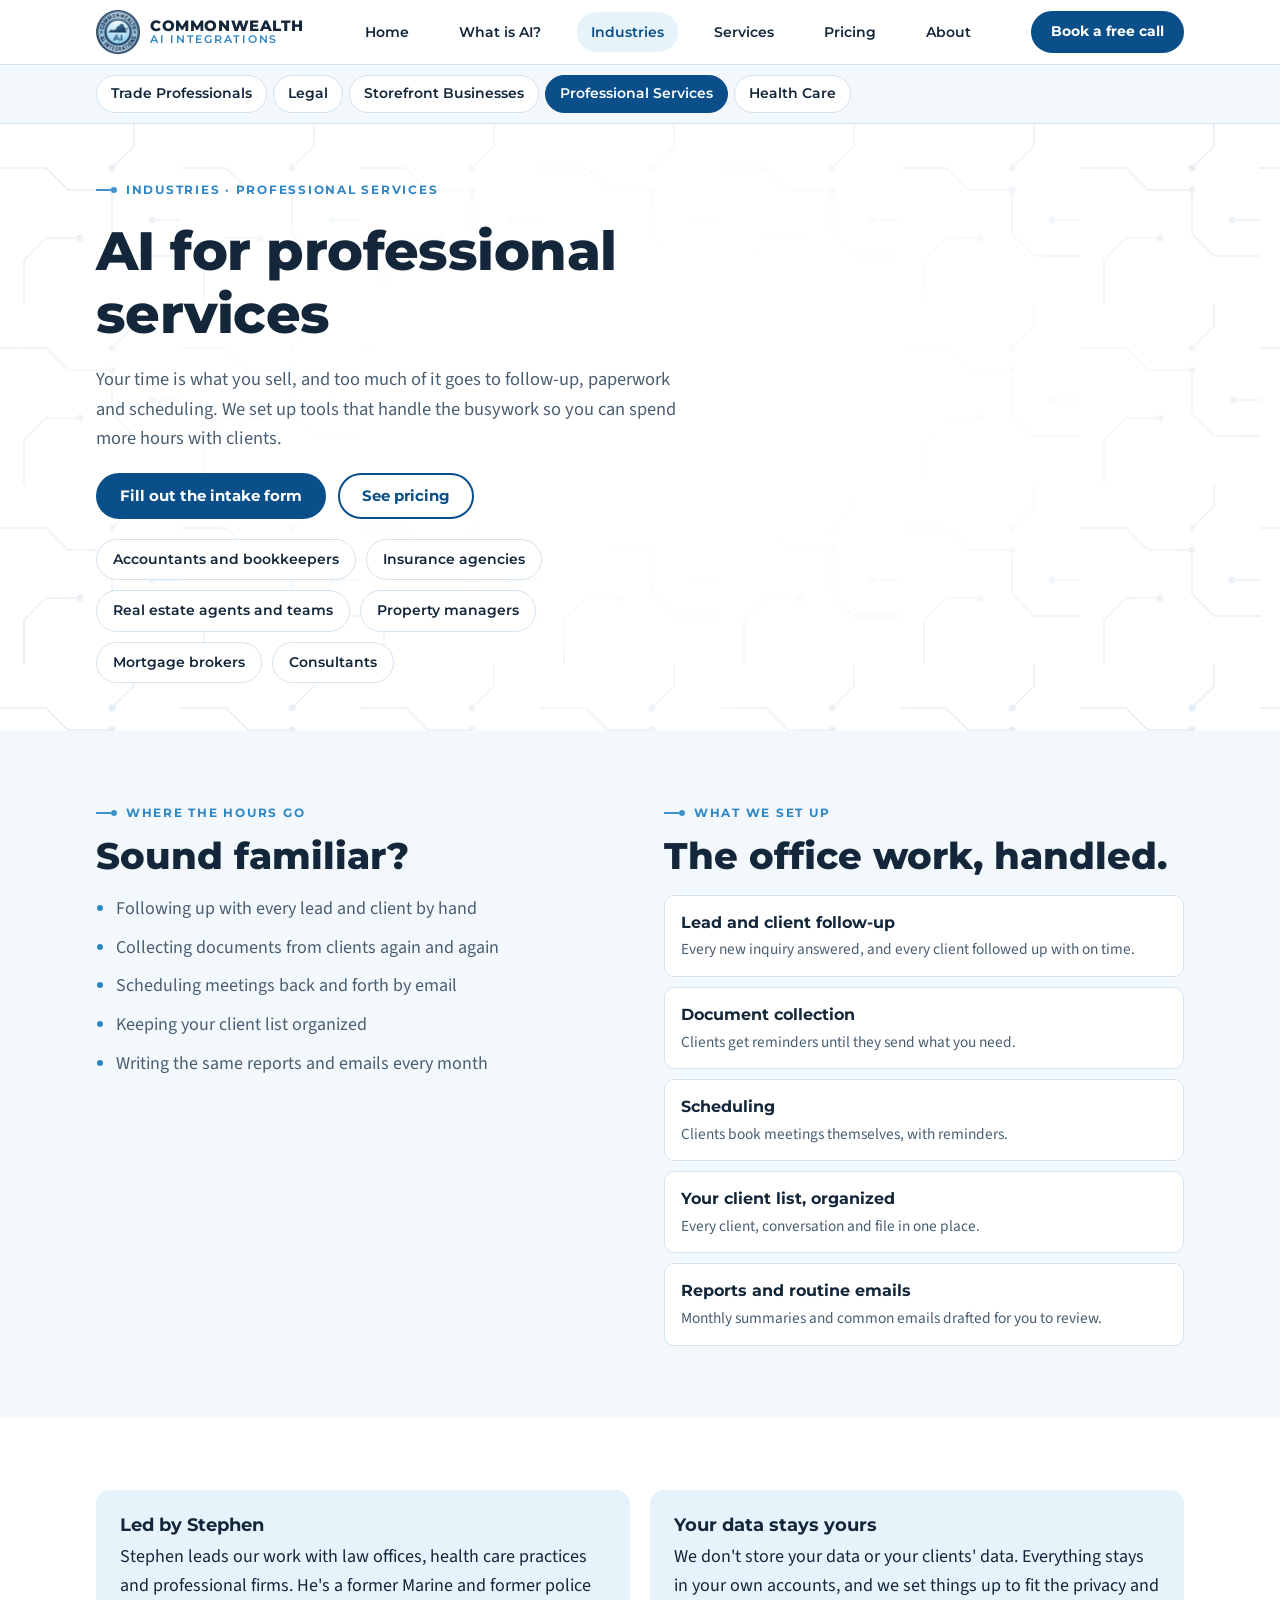
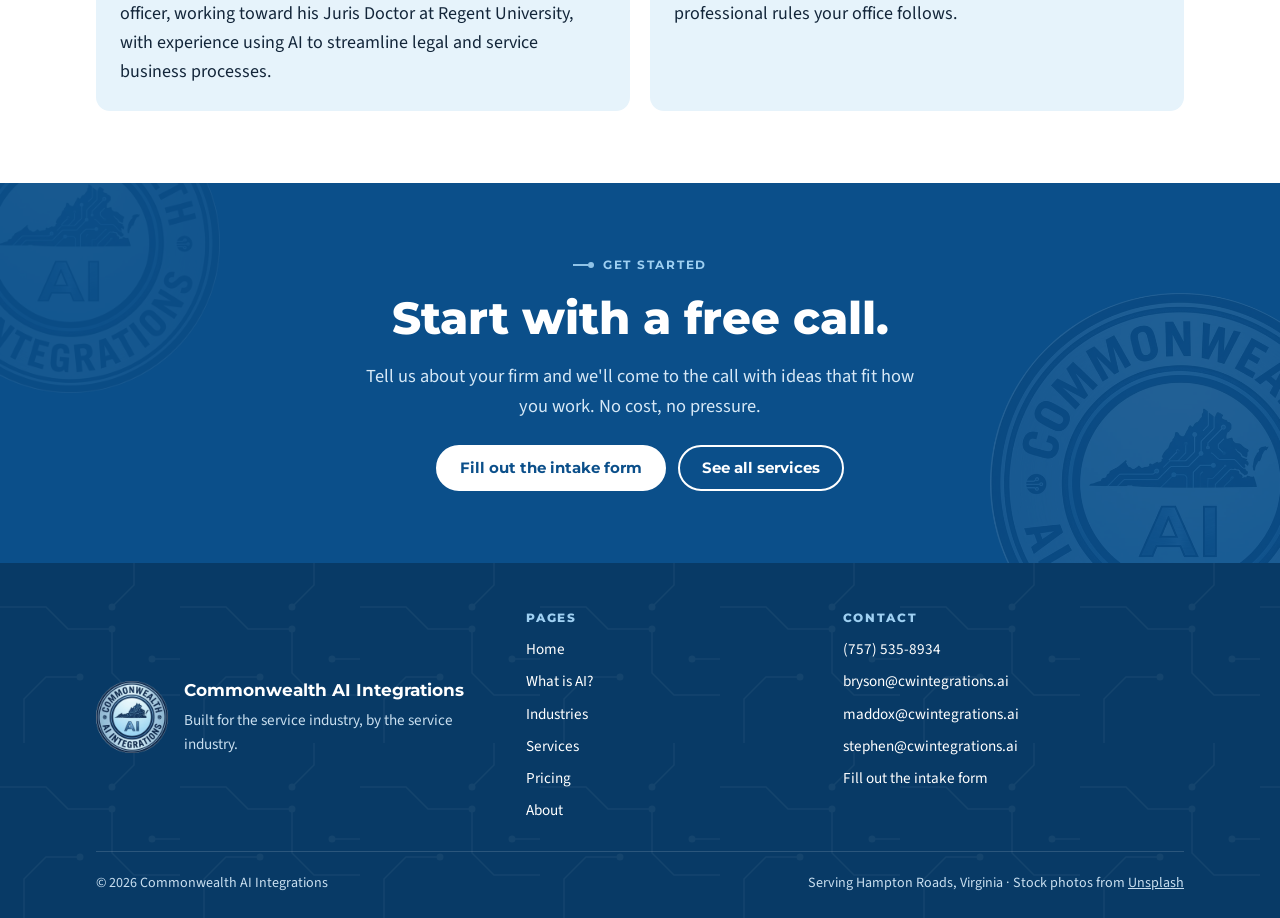
<file: professional.html>
<!doctype html>
<html lang="en">
<head>
<meta charset="utf-8">
<title>Professional Services | Commonwealth AI Integrations</title>
<meta name="viewport" content="width=device-width, initial-scale=1, viewport-fit=cover">
<meta name="claude:viewport-fit-sides" content="cover">
<meta name="description" content="Your time is what you sell, and too much of it goes to follow-up, paperwork and scheduling. We set up tools that handle the busywork so you can spend more hours with clients.">
<link rel="icon" type="image/png" href="favicon.png">
<link rel="apple-touch-icon" href="apple-touch-icon.png">
<link rel="preconnect" href="https://fonts.googleapis.com">
<link rel="preconnect" href="https://fonts.gstatic.com" crossorigin>
<link rel="stylesheet" href="https://fonts.googleapis.com/css2?family=Montserrat:wght@600;700;800&family=Source+Sans+3:wght@400;500;600&display=swap">
<link rel="stylesheet" href="styles.css">
</head>
<body data-industry="Professional services">
<header class="nav">
  <div class="wrap">
    <a class="brand" href="index.html" aria-label="Commonwealth AI Integrations home">
      <img class="brand-mark" src="logo.webp" alt="" width="44" height="44">
      <span>COMMONWEALTH<small>AI INTEGRATIONS</small></span>
    </a>
    <nav aria-label="Main"><ul>
      <li><a href="index.html">Home</a></li>
      <li><a href="ai.html">What is AI?</a></li>
      <li><a href="industries.html" aria-current="page">Industries</a></li>
      <li><a href="services.html">Services</a></li>
      <li><a href="pricing.html">Pricing</a></li>
      <li><a href="about.html">About</a></li>
    </ul></nav>
    <a class="btn nav-cta" href="#intake" data-intake>Book a free call</a>
  </div>
</header>

<main id="top">
  <nav class="ind-nav" aria-label="Industries"><div class="wrap"><ul><li><a href="trades.html">Trade Professionals</a></li><li><a href="legal.html">Legal</a></li><li><a href="storefront.html">Storefront Businesses</a></li><li><a href="professional.html" aria-current="page">Professional Services</a></li><li><a href="healthcare.html">Health Care</a></li></ul></div></nav>
  <section class="ind-hero">
    <div class="wrap">
      <span class="eyebrow">Industries · Professional Services</span>
      <h1>AI for professional services</h1>
      <p class="lede">Your time is what you sell, and too much of it goes to follow-up, paperwork and scheduling. We set up tools that handle the busywork so you can spend more hours with clients.</p>
      <div class="cta"><a class="btn" href="#intake" data-intake data-industry="Professional services">Fill out the intake form</a><a class="btn ghost" href="pricing.html">See pricing</a></div>
      <ul class="trades ind-who"><li>Accountants and bookkeepers</li><li>Insurance agencies</li><li>Real estate agents and teams</li><li>Property managers</li><li>Mortgage brokers</li><li>Consultants</li></ul>
      <figure class="hero-photo"><img src="https://images.unsplash.com/photo-1713947503588-8ff8196dc4a3?auto=format&fit=crop&w=900&q=70" alt="Professional working at a desk on a laptop" width="900" height="1000" loading="eager" onerror="this.closest('figure').remove()"><img class="photo-seal" src="logo.webp" alt="" width="88" height="88"></figure>
    </div>
  </section>

  <section class="band">
    <div class="wrap split">
      <div class="ind-col">
        <span class="eyebrow">Where the hours go</span>
        <h2>Sound familiar?</h2>
        <ul class="ind-pains"><li>Following up with every lead and client by hand</li><li>Collecting documents from clients again and again</li><li>Scheduling meetings back and forth by email</li><li>Keeping your client list organized</li><li>Writing the same reports and emails every month</li></ul>
      </div>
      <div class="ind-col">
        <span class="eyebrow">What we set up</span>
        <h2>The office work, handled.</h2>
        <ul class="ind-sets"><li><strong>Lead and client follow-up</strong><span>Every new inquiry answered, and every client followed up with on time.</span></li><li><strong>Document collection</strong><span>Clients get reminders until they send what you need.</span></li><li><strong>Scheduling</strong><span>Clients book meetings themselves, with reminders.</span></li><li><strong>Your client list, organized</strong><span>Every client, conversation and file in one place.</span></li><li><strong>Reports and routine emails</strong><span>Monthly summaries and common emails drafted for you to review.</span></li></ul>
      </div>
    </div>
  </section>

  <section>
    <div class="wrap">
      <div class="ind-trust">
        <div><h3>Led by Stephen</h3><p>Stephen leads our work with law offices, health care practices and professional firms. He's a former Marine and former police officer, working toward his Juris Doctor at Regent University, with experience using AI to streamline legal and service business processes.</p></div>
        <div><h3>Your data stays yours</h3><p>We don't store your data or your clients' data. Everything stays in your own accounts, and we set things up to fit the privacy and professional rules your office follows.</p></div>
      </div>
    </div>
  </section>

  <section class="urgent" aria-label="Get started">
    <div class="wrap">
      <span class="eyebrow">Get started</span>
      <h2>Start with a free call.</h2>
      <p>Tell us about your firm and we'll come to the call with ideas that fit how you work. No cost, no pressure.</p>
      <div class="cta"><a class="btn light" href="#intake" data-intake data-industry="Professional services">Fill out the intake form</a><a class="btn outline" href="services.html">See all services</a></div>
    </div>
  </section>

</main>

<dialog id="intake" class="intake" aria-labelledby="intake-title">
  <div class="intake-inner">
    <div class="intake-top">
      <div>
        <img class="intake-seal" src="logo.webp" alt="" width="48" height="48">
        <span class="eyebrow">Intake form</span>
        <h2 id="intake-title">Tell us about your business.</h2>
        <p>About 2 minutes. No cost, no pressure.</p>
      </div>
      <button type="button" class="intake-close" aria-label="Close intake form"><svg viewBox="0 0 24 24" aria-hidden="true"><path d="M6 6l12 12M18 6L6 18"></path></svg></button>
    </div>
        <form id="lead" name="intake" method="POST" novalidate>
          <input type="hidden" id="f-drains" name="time_drains" value="">
          <p hidden><label>Leave this empty <input name="_honey" tabindex="-1" autocomplete="off"></label></p>
          <div class="field"><label for="f-goal">What's your main goal right now?</label>
            <select id="f-goal" name="primary_goal" required>
              <option value="">Choose one</option>
              <option>Spend less time on paperwork and office work</option>
              <option>Answer leads faster and win more jobs</option>
              <option>Get scheduling and crews organized</option>
              <option>Know my numbers: profit, costs and cash</option>
              <option>Cut what I pay for software and outside services</option>
              <option>Get found online and get more calls</option>
            <option>Get more customers from social media and ads</option>
              <option>Something else</option>
            </select></div>
          <div class="field"><label for="f-industry">What type of business do you run?</label>
            <select id="f-industry" name="industry" required>
              <option value="">Choose one</option>
              <option value="Trade professional">Trade professional (plumbing, HVAC, contractors and more)</option>
              <option value="Storefront business">Storefront business (retail, salon, auto shop, restaurant)</option>
              <option value="Professional services">Professional services (accounting, insurance, real estate)</option>
              <option value="Legal">Legal</option>
              <option value="Health care">Health care</option>
              <option value="Other">Other</option>
            </select></div>
          <input type="hidden" name="_subject" id="f-subject" value="New intake form">
          <input type="hidden" name="_template" value="table">
          <input type="hidden" name="_captcha" value="false">
          <input type="hidden" name="page" id="f-page" value="">
          <div class="row">
            <div class="field"><label for="f-name">Your name</label><input id="f-name" name="name" autocomplete="name" required></div>
            <div class="field"><label for="f-biz">Business name</label><input id="f-biz" name="business" autocomplete="organization" required></div>
          </div>
          <div class="row">
            <div class="field"><label for="f-email">Email</label><input id="f-email" name="email" type="email" autocomplete="email" required></div>
            <div class="field"><label for="f-phone">Phone</label><input id="f-phone" name="phone" type="tel" autocomplete="tel" required></div>
          </div>
          <div class="field"><label for="f-web">Business website <span class="opt">(optional)</span></label><input id="f-web" name="website" type="url" inputmode="url" autocomplete="url" placeholder="yourbusiness.com"></div>
          <div class="row">
            <div class="field"><label for="f-rev">Annual revenue</label>
              <select id="f-rev" name="annual_revenue" required><option value="">Choose one</option><option>Under $250,000</option><option>$250,000 – $500,000</option><option>$500,000 – $1 million</option><option>$1 – 3 million</option><option>$3 – 10 million</option><option>Over $10 million</option></select></div>
            <div class="field"><label for="f-size">Number of employees</label>
              <select id="f-size" name="employees" required><option value="">Choose one</option><option>Just me</option><option>2–5</option><option>6–15</option><option>16–25</option><option>26–50</option><option>More than 50</option></select></div>
          </div>
          <p id="f-err" class="sent" style="background:var(--ph-bg);color:var(--ph)" hidden></p>
          <button class="btn" type="submit">Send my intake form</button>
          <p class="vsl-note" style="text-align:left">Your details stay with us. We use them only to prepare for your call.</p>
          <p id="f-ok" class="sent" hidden></p>
        </form>
  </div>
</dialog>

<footer class="site-footer">
  <div class="wrap">
    <div class="foot-grid">
      <div class="foot-brand">
        <img src="logo.webp" alt="Commonwealth AI Integrations" width="72" height="72" loading="lazy">
        <div>
          <strong>Commonwealth AI Integrations</strong>
          <span>Built for the service industry, by the service industry.</span>
        </div>
      </div>
      <nav class="foot-col" aria-label="Footer">
        <h2>Pages</h2>
        <a href="index.html">Home</a><a href="ai.html">What is AI?</a><a href="industries.html">Industries</a><a href="services.html">Services</a><a href="pricing.html">Pricing</a><a href="about.html">About</a>
      </nav>
      <div class="foot-col">
        <h2>Contact</h2>
        <a href="tel:+17575358934">(757) 535-8934</a>
        <a href="mailto:bryson@cwintegrations.ai">bryson@cwintegrations.ai</a>
        <a href="mailto:maddox@cwintegrations.ai">maddox@cwintegrations.ai</a>
        <a href="mailto:stephen@cwintegrations.ai">stephen@cwintegrations.ai</a>
        <a href="#intake" data-intake>Fill out the intake form</a>
      </div>
    </div>
    <div class="foot-base">
      <span>© 2026 Commonwealth AI Integrations</span>
      <span>Serving Hampton Roads, Virginia · Stock photos from <a href="https://unsplash.com" rel="noopener">Unsplash</a></span>
    </div>
  </div>
</footer>

<script src="site.js"></script>
</body>
</html>
</file>
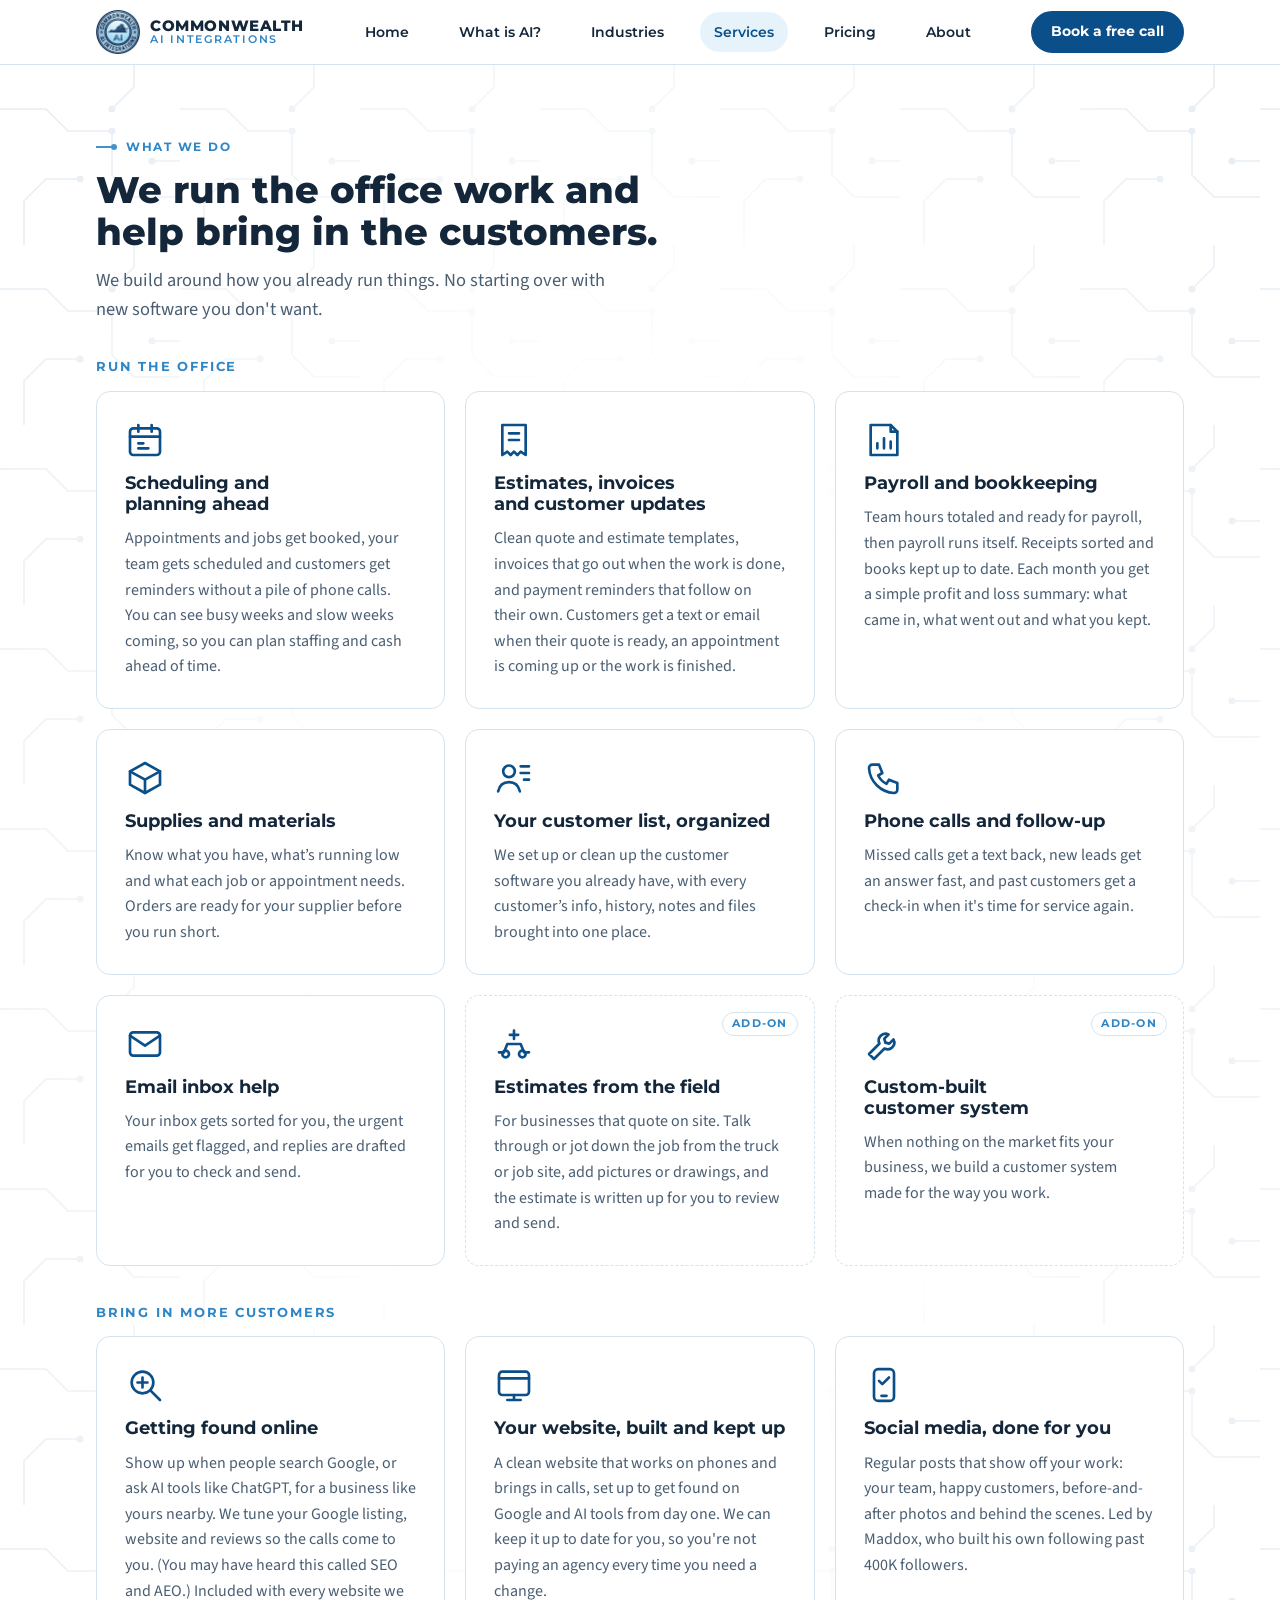
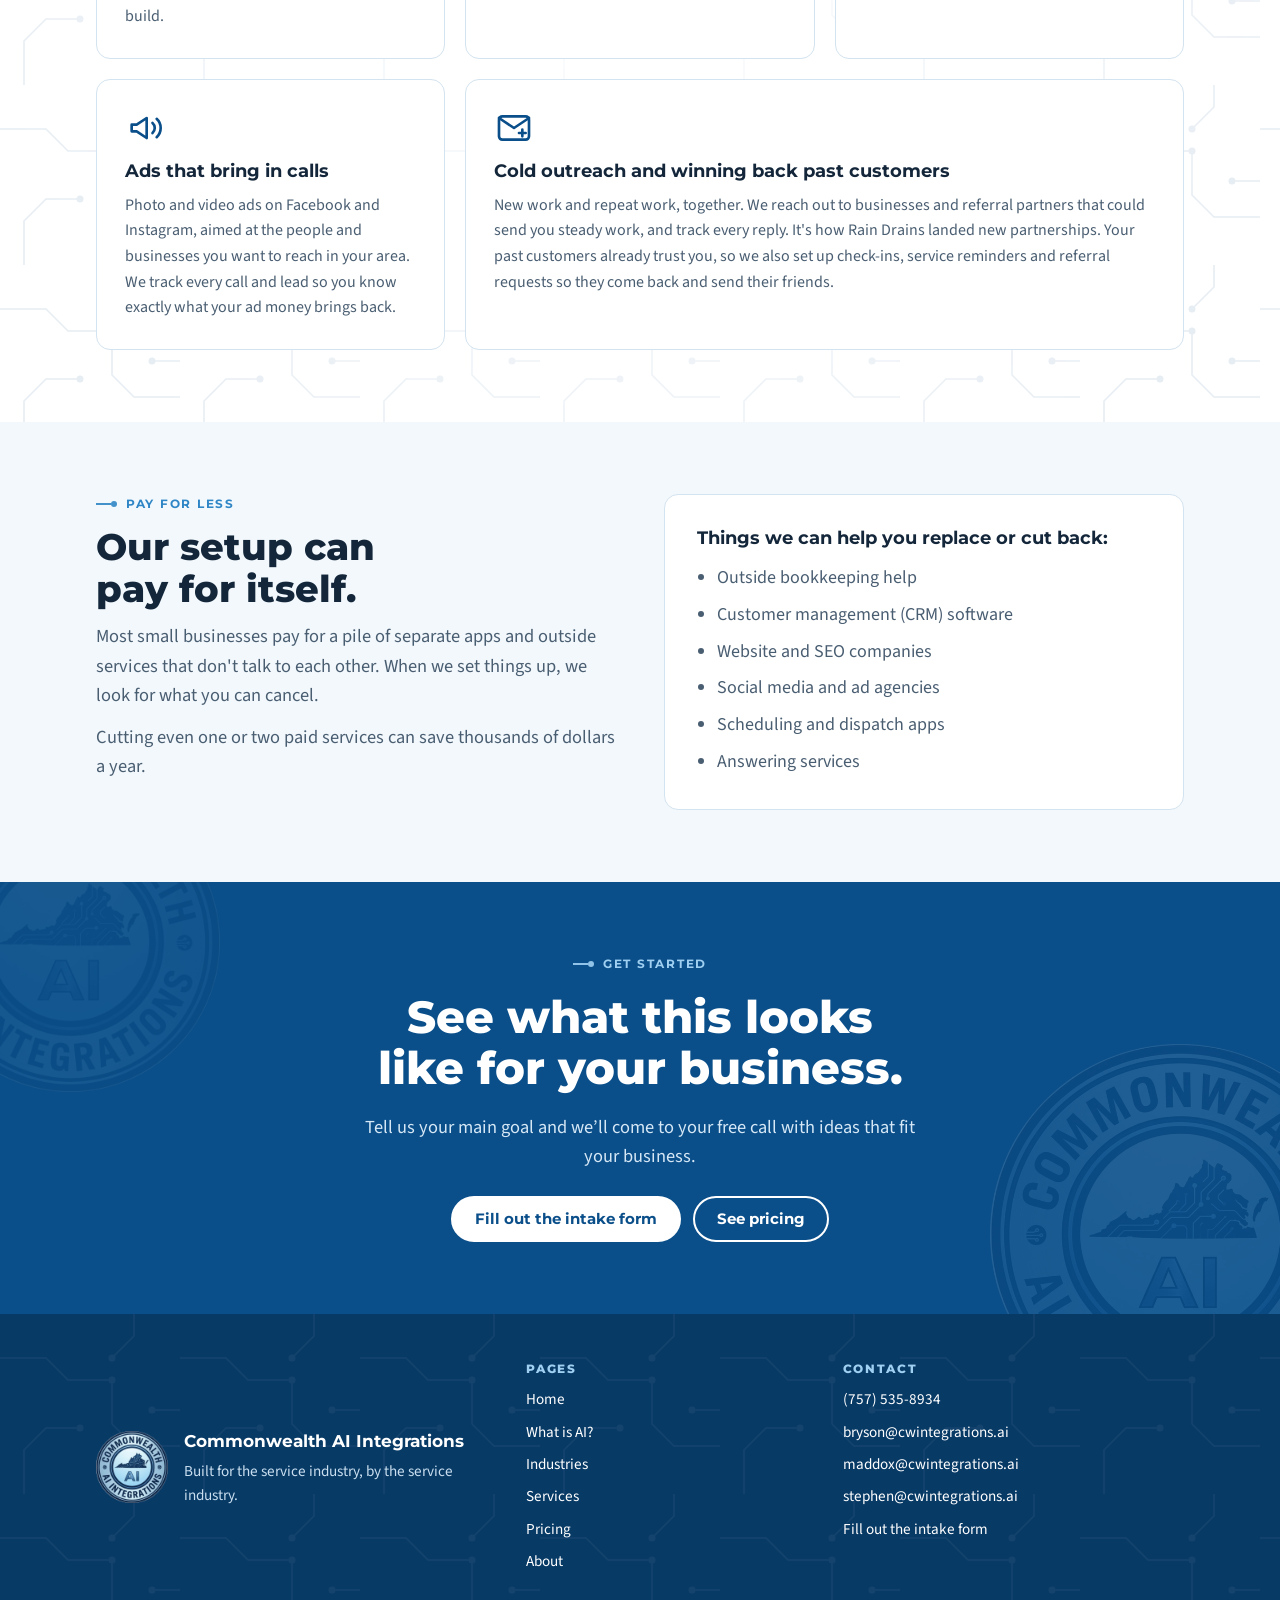
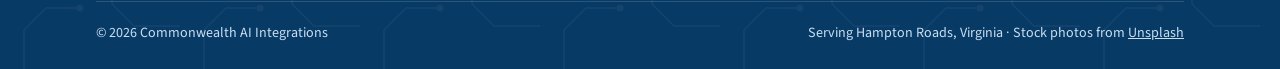
<file: services.html>
<!doctype html>
<html lang="en">
<head>
<meta charset="utf-8">
<title>Services | Commonwealth AI Integrations</title>
<meta name="viewport" content="width=device-width, initial-scale=1, viewport-fit=cover">
<meta name="claude:viewport-fit-sides" content="cover">
<meta name="description" content="What Commonwealth AI Integrations sets up for service businesses: scheduling, estimates, payroll, bookkeeping, supplies, customer lists, websites, social media and ads.">
<link rel="icon" type="image/png" href="favicon.png">
<link rel="apple-touch-icon" href="apple-touch-icon.png">
<link rel="preconnect" href="https://fonts.googleapis.com">
<link rel="preconnect" href="https://fonts.gstatic.com" crossorigin>
<link rel="stylesheet" href="https://fonts.googleapis.com/css2?family=Montserrat:wght@600;700;800&family=Source+Sans+3:wght@400;500;600&display=swap">
<link rel="stylesheet" href="styles.css">
</head>
<body>
<header class="nav">
  <div class="wrap">
    <a class="brand" href="index.html" aria-label="Commonwealth AI Integrations home">
      <img class="brand-mark" src="logo.webp" alt="" width="44" height="44">
      <span>COMMONWEALTH<small>AI INTEGRATIONS</small></span>
    </a>
    <nav aria-label="Main"><ul>
      <li><a href="index.html">Home</a></li>
      <li><a href="ai.html">What is AI?</a></li>
      <li><a href="industries.html">Industries</a></li>
      <li><a href="services.html" aria-current="page">Services</a></li>
      <li><a href="pricing.html">Pricing</a></li>
      <li><a href="about.html">About</a></li>
    </ul></nav>
    <a class="btn nav-cta" href="#intake" data-intake>Book a free call</a>
  </div>
</header>

<main id="top">
  <section id="solutions">
    <div class="wrap">
      <div class="head">
        <span class="eyebrow">What we do</span>
        <h2>We run the office work and help bring in the customers.</h2>
        <p class="lede">We build around how you already run things. No starting over with new software you don't want.</p>
      </div>
      <div class="sol-group">
        <h3 class="group-title">Run the office</h3>
        <figure class="wide-photo"><img src="https://images.unsplash.com/photo-1713461983836-de0a45009424?auto=format&fit=crop&w=1400&q=70" alt="Owner going over numbers on a calculator at a desk" width="1400" height="560" loading="lazy" onerror="this.closest('figure').remove()"></figure>
        <div class="sols sols-3">
        <article class="sol">
          <svg viewBox="0 0 24 24" aria-hidden="true"><rect x="3" y="5" width="18" height="16" rx="2"></rect><path d="M3 10h18M8 3v4M16 3v4M8 14h3M8 17h6"></path></svg>
          <h3>Scheduling and planning ahead</h3>
          <p>Appointments and jobs get booked, your team gets scheduled and customers get reminders without a pile of phone calls. You can see busy weeks and slow weeks coming, so you can plan staffing and cash ahead of time.</p>
        </article>
        <article class="sol">
          <svg viewBox="0 0 24 24" aria-hidden="true"><path d="M5 3h14v18l-3-2-2 2-2-2-2 2-2-2-3 2z"></path><path d="M9 8h6M9 12h6"></path></svg>
          <h3>Estimates, invoices and customer updates</h3>
          <p>Clean quote and estimate templates, invoices that go out when the work is done, and payment reminders that follow on their own. Customers get a text or email when their quote is ready, an appointment is coming up or the work is finished.</p>
        </article>
        <article class="sol">
          <svg viewBox="0 0 24 24" aria-hidden="true"><path d="M4 3h12l4 4v14H4z"></path><path d="M16 3v4h4"></path><path d="M8 17v-3M12 17v-6M16 17v-4"></path></svg>
          <h3>Payroll and bookkeeping</h3>
          <p>Team hours totaled and ready for payroll, then payroll runs itself. Receipts sorted and books kept up to date. Each month you get a simple profit and loss summary: what came in, what went out and what you kept.</p>
        </article>
        <article class="sol">
          <svg viewBox="0 0 24 24" aria-hidden="true"><path d="M3 8l9-5 9 5v8l-9 5-9-5z"></path><path d="M3 8l9 5 9-5M12 13v8"></path></svg>
          <h3>Supplies and materials</h3>
          <p>Know what you have, what’s running low and what each job or appointment needs. Orders are ready for your supplier before you run short.</p>
        </article>
        <article class="sol">
          <svg viewBox="0 0 24 24" aria-hidden="true"><circle cx="9" cy="8" r="3.5"></circle><path d="M2.5 20c.8-3.6 3.4-5.5 6.5-5.5s5.7 1.9 6.5 5.5"></path><path d="M16 5h5M16 9h5M18 13h3"></path></svg>
          <h3>Your customer list, organized</h3>
          <p>We set up or clean up the customer software you already have, with every customer’s info, history, notes and files brought into one place.</p>
        </article>
        <article class="sol">
          <svg viewBox="0 0 24 24" aria-hidden="true"><path d="M5 4h4l2 5-2.5 1.5a11 11 0 0 0 5 5L15 13l5 2v4a2 2 0 0 1-2 2A16 16 0 0 1 3 6a2 2 0 0 1 2-2"></path></svg>
          <h3>Phone calls and follow-up</h3>
          <p>Missed calls get a text back, new leads get an answer fast, and past customers get a check-in when it's time for service again.</p>
        </article>
        <article class="sol">
          <svg viewBox="0 0 24 24" aria-hidden="true"><rect x="3" y="5" width="18" height="14" rx="2"></rect><path d="M3 7l9 6 9-6"></path></svg>
          <h3>Email inbox help</h3>
          <p>Your inbox gets sorted for you, the urgent emails get flagged, and replies are drafted for you to check and send.</p>
        </article>
        <article class="sol sol-addon">
          <span class="sol-tag">Add-on</span>
          <svg viewBox="0 0 24 24" aria-hidden="true"><path d="M3 17h3l2-5h8l2 5h3"></path><circle cx="7" cy="18" r="2"></circle><circle cx="17" cy="18" r="2"></circle><path d="M12 4v5M9.5 6.5h5"></path></svg>
          <h3>Estimates from the field</h3>
          <p>For businesses that quote on site. Talk through or jot down the job from the truck or job site, add pictures or drawings, and the estimate is written up for you to review and send.</p>
        </article>
        <article class="sol sol-addon">
          <span class="sol-tag">Add-on</span>
          <svg viewBox="0 0 24 24" aria-hidden="true"><path d="M14.7 6.3a4 4 0 0 0-5.4 5.4L3 18l3 3 6.3-6.3a4 4 0 0 0 5.4-5.4l-2.5 2.5-2.4-.6-.6-2.4z"></path></svg>
          <h3>Custom-built customer system</h3>
          <p>When nothing on the market fits your business, we build a customer system made for the way you work.</p>
        </article>
        </div>
      </div>
      <div class="sol-group">
        <h3 class="group-title">Bring in more customers</h3>
        <figure class="wide-photo"><img src="https://images.unsplash.com/photo-1556740758-90de374c12ad?auto=format&fit=crop&w=1400&q=70" alt="Small business owner serving customers" width="1400" height="560" loading="lazy" onerror="this.closest('figure').remove()"></figure>
        <div class="sols sols-3">
        <article class="sol">
          <svg viewBox="0 0 24 24" aria-hidden="true"><circle cx="10.5" cy="10.5" r="6.5"></circle><path d="M15.5 15.5L21 21"></path><path d="M10.5 7.5v6M7.5 10.5h6"></path></svg>
          <h3>Getting found online</h3>
          <p>Show up when people search Google, or ask AI tools like ChatGPT, for a business like yours nearby. We tune your Google listing, website and reviews so the calls come to you. (You may have heard this called SEO and AEO.) Included with every website we build.</p>
        </article>
        <article class="sol">
          <svg viewBox="0 0 24 24" aria-hidden="true"><rect x="3" y="4" width="18" height="14" rx="2"></rect><path d="M3 8h18M8 21h8M12 18v3"></path></svg>
          <h3>Your website, built and kept up</h3>
          <p>A clean website that works on phones and brings in calls, set up to get found on Google and AI tools from day one. We can keep it up to date for you, so you're not paying an agency every time you need a change.</p>
        </article>
        <article class="sol">
          <svg viewBox="0 0 24 24" aria-hidden="true"><rect x="6" y="2.5" width="12" height="19" rx="2.5"></rect><path d="M10.5 18.5h3"></path><path d="M9 9.5l2 2 4-4"></path></svg>
          <h3>Social media, done for you</h3>
          <p>Regular posts that show off your work: your team, happy customers, before-and-after photos and behind the scenes. Led by Maddox, who built his own following past 400K followers.</p>
        </article>
        <article class="sol">
          <svg viewBox="0 0 24 24" aria-hidden="true"><path d="M4 10v4h3l6 4V6L7 10z"></path><path d="M16.5 9a4 4 0 0 1 0 6M19 6.5a7.5 7.5 0 0 1 0 11"></path></svg>
          <h3>Ads that bring in calls</h3>
          <p>Photo and video ads on Facebook and Instagram, aimed at the people and businesses you want to reach in your area. We track every call and lead so you know exactly what your ad money brings back.</p>
        </article>
        <article class="sol sol-wide">
          <svg viewBox="0 0 24 24" aria-hidden="true"><path d="M3 6l9 6 9-6"></path><rect x="3" y="5" width="18" height="14" rx="2"></rect><path d="M15 15h4M17 13v4"></path></svg>
          <h3>Cold outreach and winning back past customers</h3>
          <p>New work and repeat work, together. We reach out to businesses and referral partners that could send you steady work, and track every reply. It's how Rain Drains landed new partnerships. Your past customers already trust you, so we also set up check-ins, service reminders and referral requests so they come back and send their friends.</p>
        </article>
        </div>
      </div>
    </div>
  </section>

  <section class="band" id="savings">
    <div class="wrap split">
      <div class="head" style="margin:0">
        <span class="eyebrow">Pay for less</span>
        <h2>Our setup can pay for itself.</h2>
        <p class="lede">Most small businesses pay for a pile of separate apps and outside services that don't talk to each other. When we set things up, we look for what you can cancel.</p>
        <p class="lede">Cutting even one or two paid services can save thousands of dollars a year.</p>
      </div>
      <div class="proof">
        <h3>Things we can help you replace or cut back:</h3>
        <ul>
          <li>Outside bookkeeping help</li>
          <li>Customer management (CRM) software</li>
          <li>Website and SEO companies</li>
          <li>Social media and ad agencies</li>
          <li>Scheduling and dispatch apps</li>
          <li>Answering services</li>
        </ul>
      </div>
    </div>
  </section>

  <section class="urgent" aria-label="Get started">
    <div class="wrap">
      <span class="eyebrow">Get started</span>
      <h2>See what this looks like for your business.</h2>
      <p>Tell us your main goal and we’ll come to your free call with ideas that fit your business.</p>
      <div class="cta">
        <a class="btn light" href="#intake" data-intake>Fill out the intake form</a>
        <a class="btn outline" href="pricing.html">See pricing</a>
      </div>
    </div>
  </section>
</main>

<dialog id="intake" class="intake" aria-labelledby="intake-title">
  <div class="intake-inner">
    <div class="intake-top">
      <div>
        <img class="intake-seal" src="logo.webp" alt="" width="48" height="48">
        <span class="eyebrow">Intake form</span>
        <h2 id="intake-title">Tell us about your business.</h2>
        <p>About 2 minutes. No cost, no pressure.</p>
      </div>
      <button type="button" class="intake-close" aria-label="Close intake form"><svg viewBox="0 0 24 24" aria-hidden="true"><path d="M6 6l12 12M18 6L6 18"></path></svg></button>
    </div>
        <form id="lead" name="intake" method="POST" novalidate>
          <input type="hidden" id="f-drains" name="time_drains" value="">
          <p hidden><label>Leave this empty <input name="_honey" tabindex="-1" autocomplete="off"></label></p>
          <div class="field"><label for="f-goal">What's your main goal right now?</label>
            <select id="f-goal" name="primary_goal" required>
              <option value="">Choose one</option>
              <option>Spend less time on paperwork and office work</option>
              <option>Answer leads faster and win more jobs</option>
              <option>Get scheduling and crews organized</option>
              <option>Know my numbers: profit, costs and cash</option>
              <option>Cut what I pay for software and outside services</option>
              <option>Get found online and get more calls</option>
            <option>Get more customers from social media and ads</option>
              <option>Something else</option>
            </select></div>
          <div class="field"><label for="f-industry">What type of business do you run?</label>
            <select id="f-industry" name="industry" required>
              <option value="">Choose one</option>
              <option value="Trade professional">Trade professional (plumbing, HVAC, contractors and more)</option>
              <option value="Storefront business">Storefront business (retail, salon, auto shop, restaurant)</option>
              <option value="Professional services">Professional services (accounting, insurance, real estate)</option>
              <option value="Legal">Legal</option>
              <option value="Health care">Health care</option>
              <option value="Other">Other</option>
            </select></div>
          <input type="hidden" name="_subject" id="f-subject" value="New intake form">
          <input type="hidden" name="_template" value="table">
          <input type="hidden" name="_captcha" value="false">
          <input type="hidden" name="page" id="f-page" value="">
          <div class="row">
            <div class="field"><label for="f-name">Your name</label><input id="f-name" name="name" autocomplete="name" required></div>
            <div class="field"><label for="f-biz">Business name</label><input id="f-biz" name="business" autocomplete="organization" required></div>
          </div>
          <div class="row">
            <div class="field"><label for="f-email">Email</label><input id="f-email" name="email" type="email" autocomplete="email" required></div>
            <div class="field"><label for="f-phone">Phone</label><input id="f-phone" name="phone" type="tel" autocomplete="tel" required></div>
          </div>
          <div class="field"><label for="f-web">Business website <span class="opt">(optional)</span></label><input id="f-web" name="website" type="url" inputmode="url" autocomplete="url" placeholder="yourbusiness.com"></div>
          <div class="row">
            <div class="field"><label for="f-rev">Annual revenue</label>
              <select id="f-rev" name="annual_revenue" required><option value="">Choose one</option><option>Under $250,000</option><option>$250,000 – $500,000</option><option>$500,000 – $1 million</option><option>$1 – 3 million</option><option>$3 – 10 million</option><option>Over $10 million</option></select></div>
            <div class="field"><label for="f-size">Number of employees</label>
              <select id="f-size" name="employees" required><option value="">Choose one</option><option>Just me</option><option>2–5</option><option>6–15</option><option>16–25</option><option>26–50</option><option>More than 50</option></select></div>
          </div>
          <p id="f-err" class="sent" style="background:var(--ph-bg);color:var(--ph)" hidden></p>
          <button class="btn" type="submit">Send my intake form</button>
          <p class="vsl-note" style="text-align:left">Your details stay with us. We use them only to prepare for your call.</p>
          <p id="f-ok" class="sent" hidden></p>
        </form>
  </div>
</dialog>

<footer class="site-footer">
  <div class="wrap">
    <div class="foot-grid">
      <div class="foot-brand">
        <img src="logo.webp" alt="Commonwealth AI Integrations" width="72" height="72" loading="lazy">
        <div>
          <strong>Commonwealth AI Integrations</strong>
          <span>Built for the service industry, by the service industry.</span>
        </div>
      </div>
      <nav class="foot-col" aria-label="Footer">
        <h2>Pages</h2>
        <a href="index.html">Home</a><a href="ai.html">What is AI?</a><a href="industries.html">Industries</a><a href="services.html">Services</a><a href="pricing.html">Pricing</a><a href="about.html">About</a>
      </nav>
      <div class="foot-col">
        <h2>Contact</h2>
        <a href="tel:+17575358934">(757) 535-8934</a>
        <a href="mailto:bryson@cwintegrations.ai">bryson@cwintegrations.ai</a>
        <a href="mailto:maddox@cwintegrations.ai">maddox@cwintegrations.ai</a>
        <a href="mailto:stephen@cwintegrations.ai">stephen@cwintegrations.ai</a>
        <a href="#intake" data-intake>Fill out the intake form</a>
      </div>
    </div>
    <div class="foot-base">
      <span>© 2026 Commonwealth AI Integrations</span>
      <span>Serving Hampton Roads, Virginia · Stock photos from <a href="https://unsplash.com" rel="noopener">Unsplash</a></span>
    </div>
  </div>
</footer>

<script src="site.js"></script>
</body>
</html>
</file>
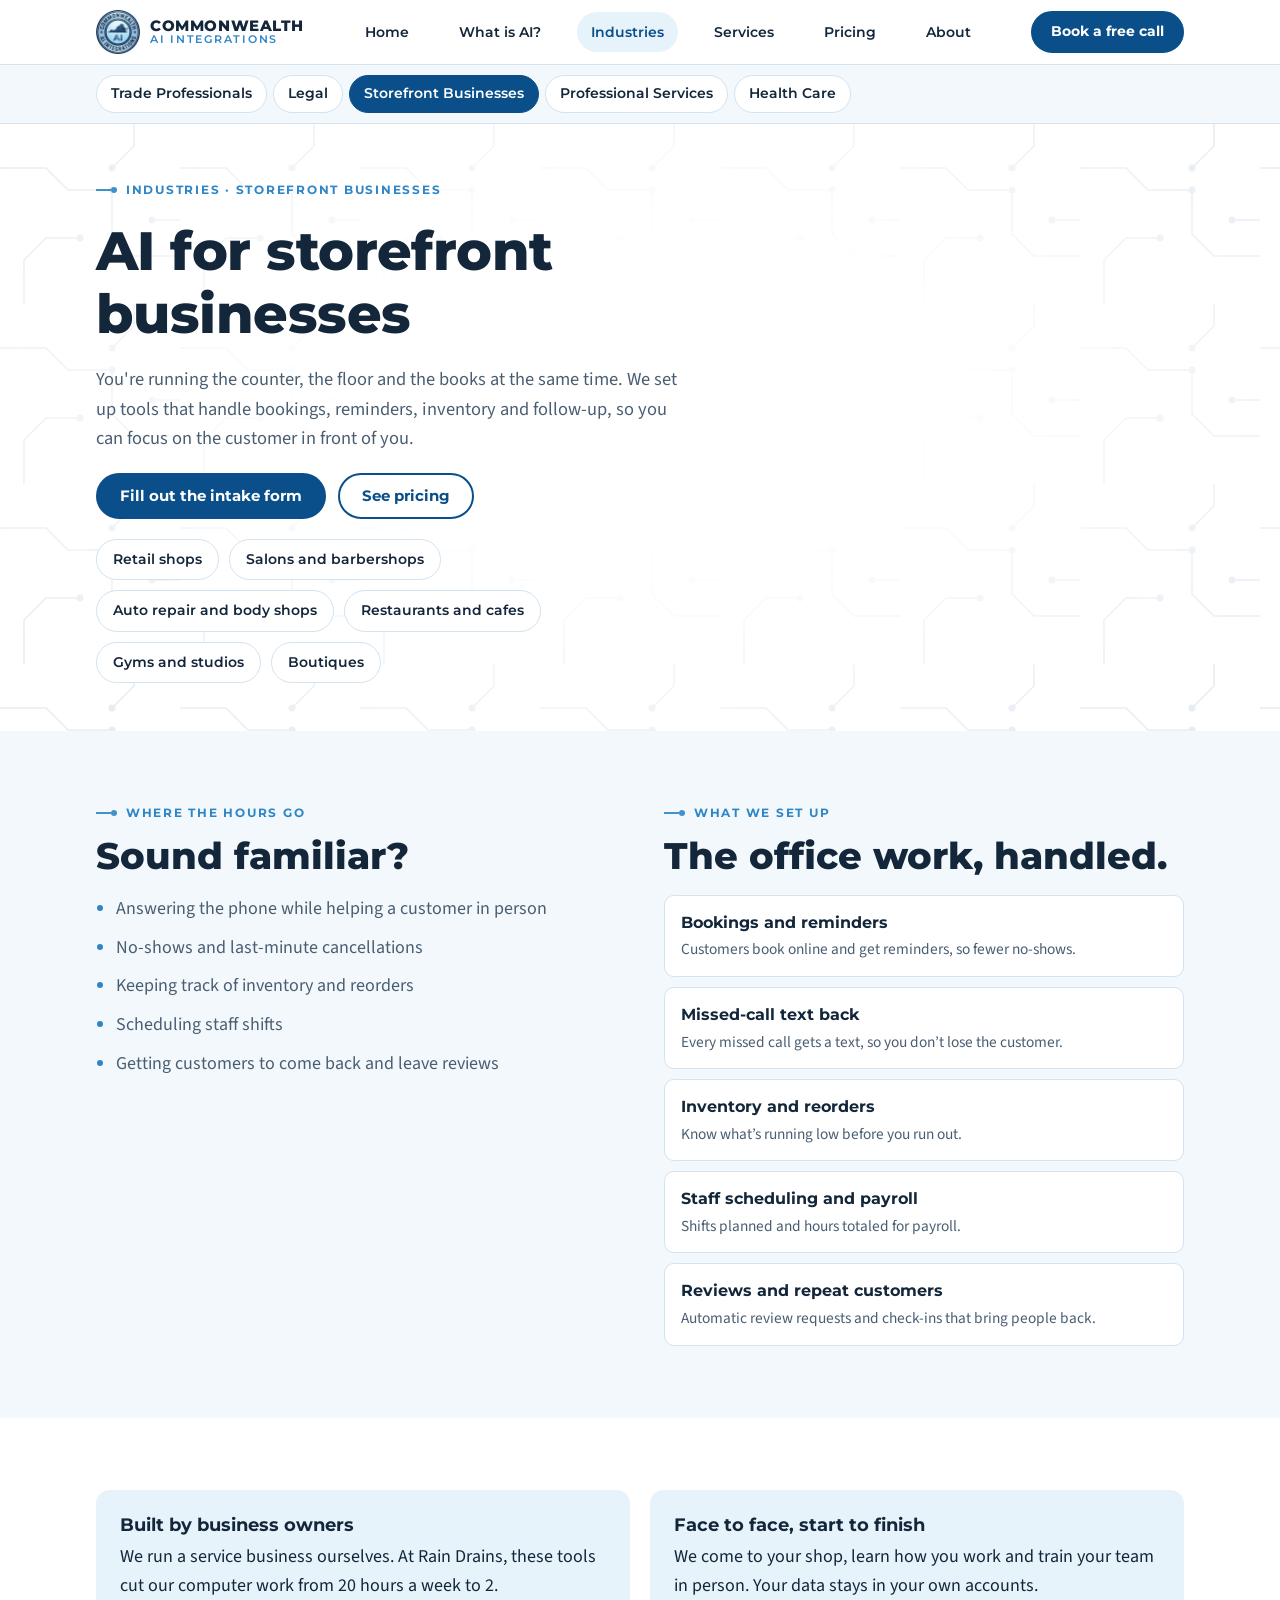
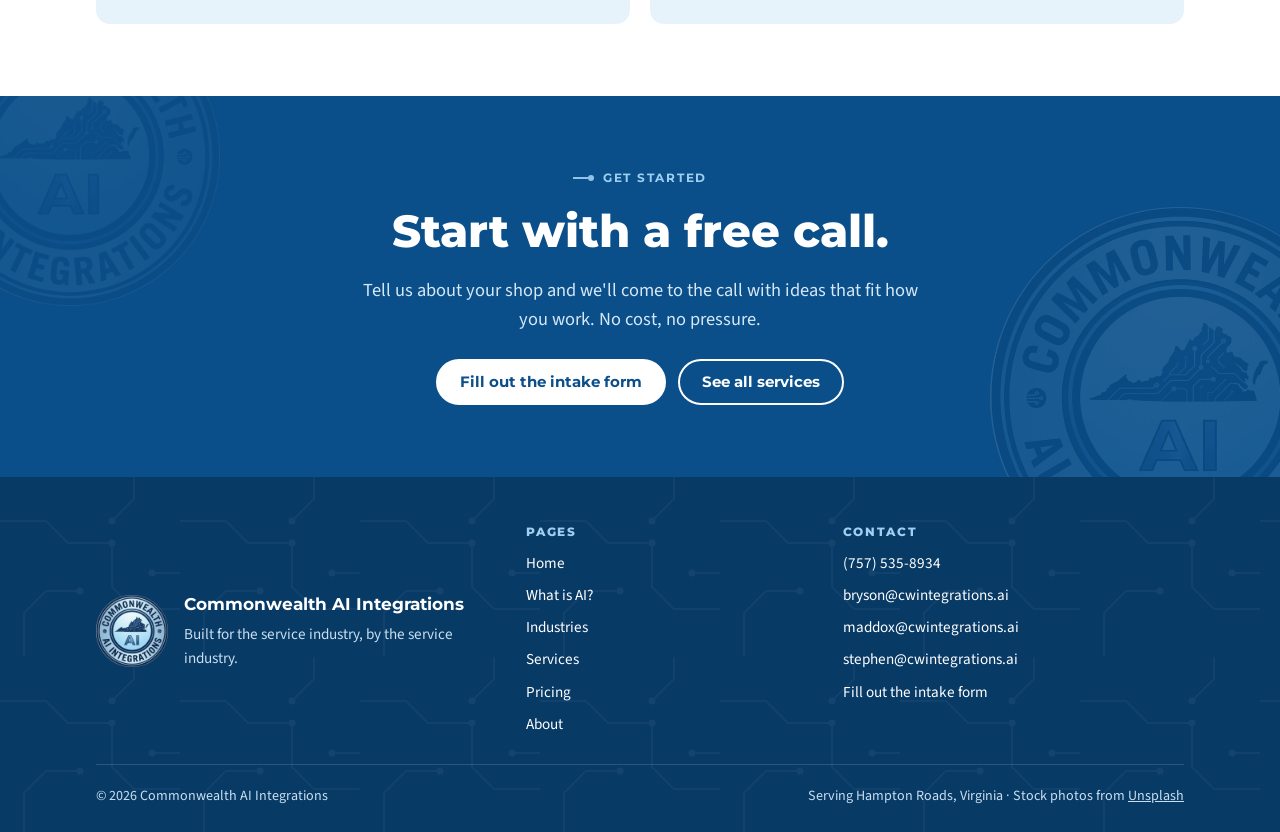
<file: storefront.html>
<!doctype html>
<html lang="en">
<head>
<meta charset="utf-8">
<title>Storefront Businesses | Commonwealth AI Integrations</title>
<meta name="viewport" content="width=device-width, initial-scale=1, viewport-fit=cover">
<meta name="claude:viewport-fit-sides" content="cover">
<meta name="description" content="You&#x27;re running the counter, the floor and the books at the same time. We set up tools that handle bookings, reminders, inventory and follow-up, so you can focus on the customer in front of you.">
<link rel="icon" type="image/png" href="favicon.png">
<link rel="apple-touch-icon" href="apple-touch-icon.png">
<link rel="preconnect" href="https://fonts.googleapis.com">
<link rel="preconnect" href="https://fonts.gstatic.com" crossorigin>
<link rel="stylesheet" href="https://fonts.googleapis.com/css2?family=Montserrat:wght@600;700;800&family=Source+Sans+3:wght@400;500;600&display=swap">
<link rel="stylesheet" href="styles.css">
</head>
<body data-industry="Storefront business">
<header class="nav">
  <div class="wrap">
    <a class="brand" href="index.html" aria-label="Commonwealth AI Integrations home">
      <img class="brand-mark" src="logo.webp" alt="" width="44" height="44">
      <span>COMMONWEALTH<small>AI INTEGRATIONS</small></span>
    </a>
    <nav aria-label="Main"><ul>
      <li><a href="index.html">Home</a></li>
      <li><a href="ai.html">What is AI?</a></li>
      <li><a href="industries.html" aria-current="page">Industries</a></li>
      <li><a href="services.html">Services</a></li>
      <li><a href="pricing.html">Pricing</a></li>
      <li><a href="about.html">About</a></li>
    </ul></nav>
    <a class="btn nav-cta" href="#intake" data-intake>Book a free call</a>
  </div>
</header>

<main id="top">
  <nav class="ind-nav" aria-label="Industries"><div class="wrap"><ul><li><a href="trades.html">Trade Professionals</a></li><li><a href="legal.html">Legal</a></li><li><a href="storefront.html" aria-current="page">Storefront Businesses</a></li><li><a href="professional.html">Professional Services</a></li><li><a href="healthcare.html">Health Care</a></li></ul></div></nav>
  <section class="ind-hero">
    <div class="wrap">
      <span class="eyebrow">Industries · Storefront Businesses</span>
      <h1>AI for storefront businesses</h1>
      <p class="lede">You're running the counter, the floor and the books at the same time. We set up tools that handle bookings, reminders, inventory and follow-up, so you can focus on the customer in front of you.</p>
      <div class="cta"><a class="btn" href="#intake" data-intake data-industry="Storefront business">Fill out the intake form</a><a class="btn ghost" href="pricing.html">See pricing</a></div>
      <ul class="trades ind-who"><li>Retail shops</li><li>Salons and barbershops</li><li>Auto repair and body shops</li><li>Restaurants and cafes</li><li>Gyms and studios</li><li>Boutiques</li></ul>
      <figure class="hero-photo"><img src="https://images.unsplash.com/photo-1556742049-0cfed4f6a45d?auto=format&fit=crop&w=900&q=70" alt="Shop owner helping a customer at the counter" width="900" height="1000" loading="eager" onerror="this.closest('figure').remove()"><img class="photo-seal" src="logo.webp" alt="" width="88" height="88"></figure>
    </div>
  </section>

  <section class="band">
    <div class="wrap split">
      <div class="ind-col">
        <span class="eyebrow">Where the hours go</span>
        <h2>Sound familiar?</h2>
        <ul class="ind-pains"><li>Answering the phone while helping a customer in person</li><li>No-shows and last-minute cancellations</li><li>Keeping track of inventory and reorders</li><li>Scheduling staff shifts</li><li>Getting customers to come back and leave reviews</li></ul>
      </div>
      <div class="ind-col">
        <span class="eyebrow">What we set up</span>
        <h2>The office work, handled.</h2>
        <ul class="ind-sets"><li><strong>Bookings and reminders</strong><span>Customers book online and get reminders, so fewer no-shows.</span></li><li><strong>Missed-call text back</strong><span>Every missed call gets a text, so you don’t lose the customer.</span></li><li><strong>Inventory and reorders</strong><span>Know what’s running low before you run out.</span></li><li><strong>Staff scheduling and payroll</strong><span>Shifts planned and hours totaled for payroll.</span></li><li><strong>Reviews and repeat customers</strong><span>Automatic review requests and check-ins that bring people back.</span></li></ul>
      </div>
    </div>
  </section>

  <section>
    <div class="wrap">
      <div class="ind-trust">
        <div><h3>Built by business owners</h3><p>We run a service business ourselves. At Rain Drains, these tools cut our computer work from 20 hours a week to 2.</p></div>
        <div><h3>Face to face, start to finish</h3><p>We come to your shop, learn how you work and train your team in person. Your data stays in your own accounts.</p></div>
      </div>
    </div>
  </section>

  <section class="urgent" aria-label="Get started">
    <div class="wrap">
      <span class="eyebrow">Get started</span>
      <h2>Start with a free call.</h2>
      <p>Tell us about your shop and we'll come to the call with ideas that fit how you work. No cost, no pressure.</p>
      <div class="cta"><a class="btn light" href="#intake" data-intake data-industry="Storefront business">Fill out the intake form</a><a class="btn outline" href="services.html">See all services</a></div>
    </div>
  </section>

</main>

<dialog id="intake" class="intake" aria-labelledby="intake-title">
  <div class="intake-inner">
    <div class="intake-top">
      <div>
        <img class="intake-seal" src="logo.webp" alt="" width="48" height="48">
        <span class="eyebrow">Intake form</span>
        <h2 id="intake-title">Tell us about your business.</h2>
        <p>About 2 minutes. No cost, no pressure.</p>
      </div>
      <button type="button" class="intake-close" aria-label="Close intake form"><svg viewBox="0 0 24 24" aria-hidden="true"><path d="M6 6l12 12M18 6L6 18"></path></svg></button>
    </div>
        <form id="lead" name="intake" method="POST" novalidate>
          <input type="hidden" id="f-drains" name="time_drains" value="">
          <p hidden><label>Leave this empty <input name="_honey" tabindex="-1" autocomplete="off"></label></p>
          <div class="field"><label for="f-goal">What's your main goal right now?</label>
            <select id="f-goal" name="primary_goal" required>
              <option value="">Choose one</option>
              <option>Spend less time on paperwork and office work</option>
              <option>Answer leads faster and win more jobs</option>
              <option>Get scheduling and crews organized</option>
              <option>Know my numbers: profit, costs and cash</option>
              <option>Cut what I pay for software and outside services</option>
              <option>Get found online and get more calls</option>
            <option>Get more customers from social media and ads</option>
              <option>Something else</option>
            </select></div>
          <div class="field"><label for="f-industry">What type of business do you run?</label>
            <select id="f-industry" name="industry" required>
              <option value="">Choose one</option>
              <option value="Trade professional">Trade professional (plumbing, HVAC, contractors and more)</option>
              <option value="Storefront business">Storefront business (retail, salon, auto shop, restaurant)</option>
              <option value="Professional services">Professional services (accounting, insurance, real estate)</option>
              <option value="Legal">Legal</option>
              <option value="Health care">Health care</option>
              <option value="Other">Other</option>
            </select></div>
          <input type="hidden" name="_subject" id="f-subject" value="New intake form">
          <input type="hidden" name="_template" value="table">
          <input type="hidden" name="_captcha" value="false">
          <input type="hidden" name="page" id="f-page" value="">
          <div class="row">
            <div class="field"><label for="f-name">Your name</label><input id="f-name" name="name" autocomplete="name" required></div>
            <div class="field"><label for="f-biz">Business name</label><input id="f-biz" name="business" autocomplete="organization" required></div>
          </div>
          <div class="row">
            <div class="field"><label for="f-email">Email</label><input id="f-email" name="email" type="email" autocomplete="email" required></div>
            <div class="field"><label for="f-phone">Phone</label><input id="f-phone" name="phone" type="tel" autocomplete="tel" required></div>
          </div>
          <div class="field"><label for="f-web">Business website <span class="opt">(optional)</span></label><input id="f-web" name="website" type="url" inputmode="url" autocomplete="url" placeholder="yourbusiness.com"></div>
          <div class="row">
            <div class="field"><label for="f-rev">Annual revenue</label>
              <select id="f-rev" name="annual_revenue" required><option value="">Choose one</option><option>Under $250,000</option><option>$250,000 – $500,000</option><option>$500,000 – $1 million</option><option>$1 – 3 million</option><option>$3 – 10 million</option><option>Over $10 million</option></select></div>
            <div class="field"><label for="f-size">Number of employees</label>
              <select id="f-size" name="employees" required><option value="">Choose one</option><option>Just me</option><option>2–5</option><option>6–15</option><option>16–25</option><option>26–50</option><option>More than 50</option></select></div>
          </div>
          <p id="f-err" class="sent" style="background:var(--ph-bg);color:var(--ph)" hidden></p>
          <button class="btn" type="submit">Send my intake form</button>
          <p class="vsl-note" style="text-align:left">Your details stay with us. We use them only to prepare for your call.</p>
          <p id="f-ok" class="sent" hidden></p>
        </form>
  </div>
</dialog>

<footer class="site-footer">
  <div class="wrap">
    <div class="foot-grid">
      <div class="foot-brand">
        <img src="logo.webp" alt="Commonwealth AI Integrations" width="72" height="72" loading="lazy">
        <div>
          <strong>Commonwealth AI Integrations</strong>
          <span>Built for the service industry, by the service industry.</span>
        </div>
      </div>
      <nav class="foot-col" aria-label="Footer">
        <h2>Pages</h2>
        <a href="index.html">Home</a><a href="ai.html">What is AI?</a><a href="industries.html">Industries</a><a href="services.html">Services</a><a href="pricing.html">Pricing</a><a href="about.html">About</a>
      </nav>
      <div class="foot-col">
        <h2>Contact</h2>
        <a href="tel:+17575358934">(757) 535-8934</a>
        <a href="mailto:bryson@cwintegrations.ai">bryson@cwintegrations.ai</a>
        <a href="mailto:maddox@cwintegrations.ai">maddox@cwintegrations.ai</a>
        <a href="mailto:stephen@cwintegrations.ai">stephen@cwintegrations.ai</a>
        <a href="#intake" data-intake>Fill out the intake form</a>
      </div>
    </div>
    <div class="foot-base">
      <span>© 2026 Commonwealth AI Integrations</span>
      <span>Serving Hampton Roads, Virginia · Stock photos from <a href="https://unsplash.com" rel="noopener">Unsplash</a></span>
    </div>
  </div>
</footer>

<script src="site.js"></script>
</body>
</html>
</file>
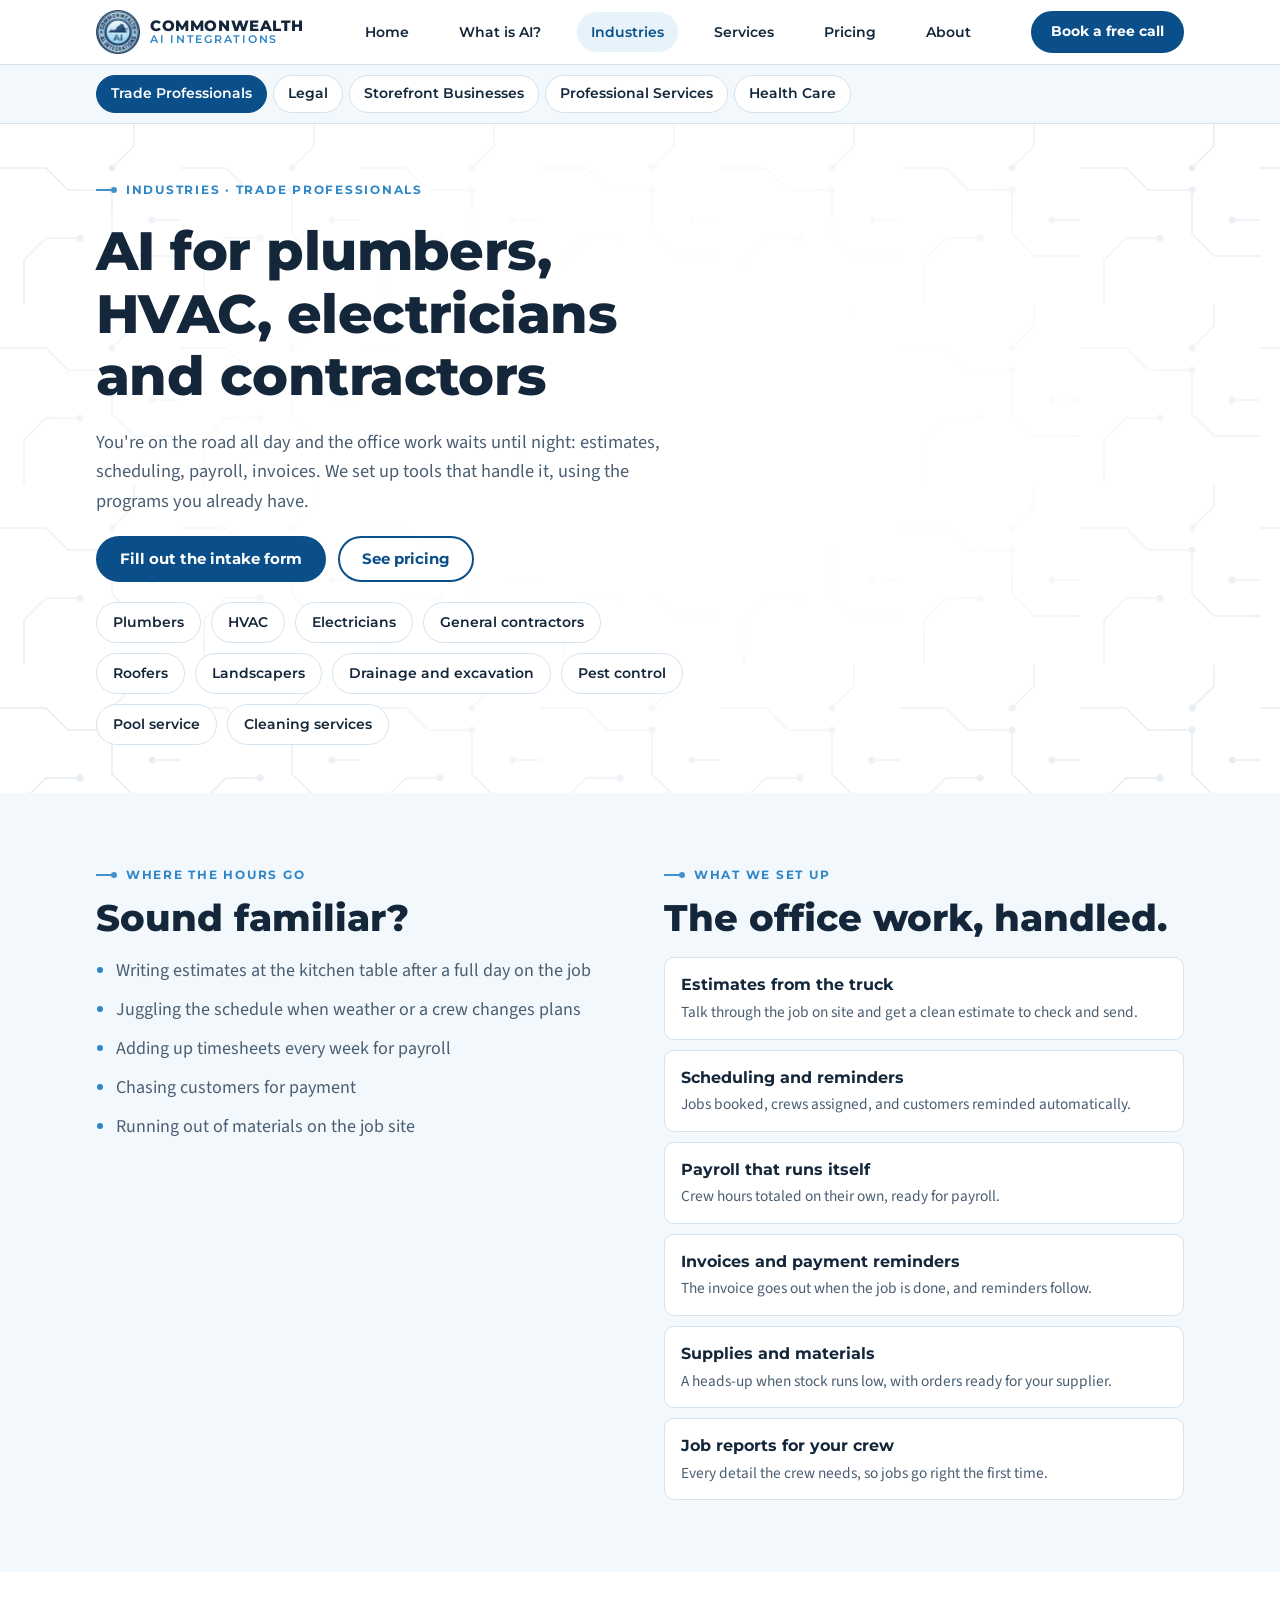
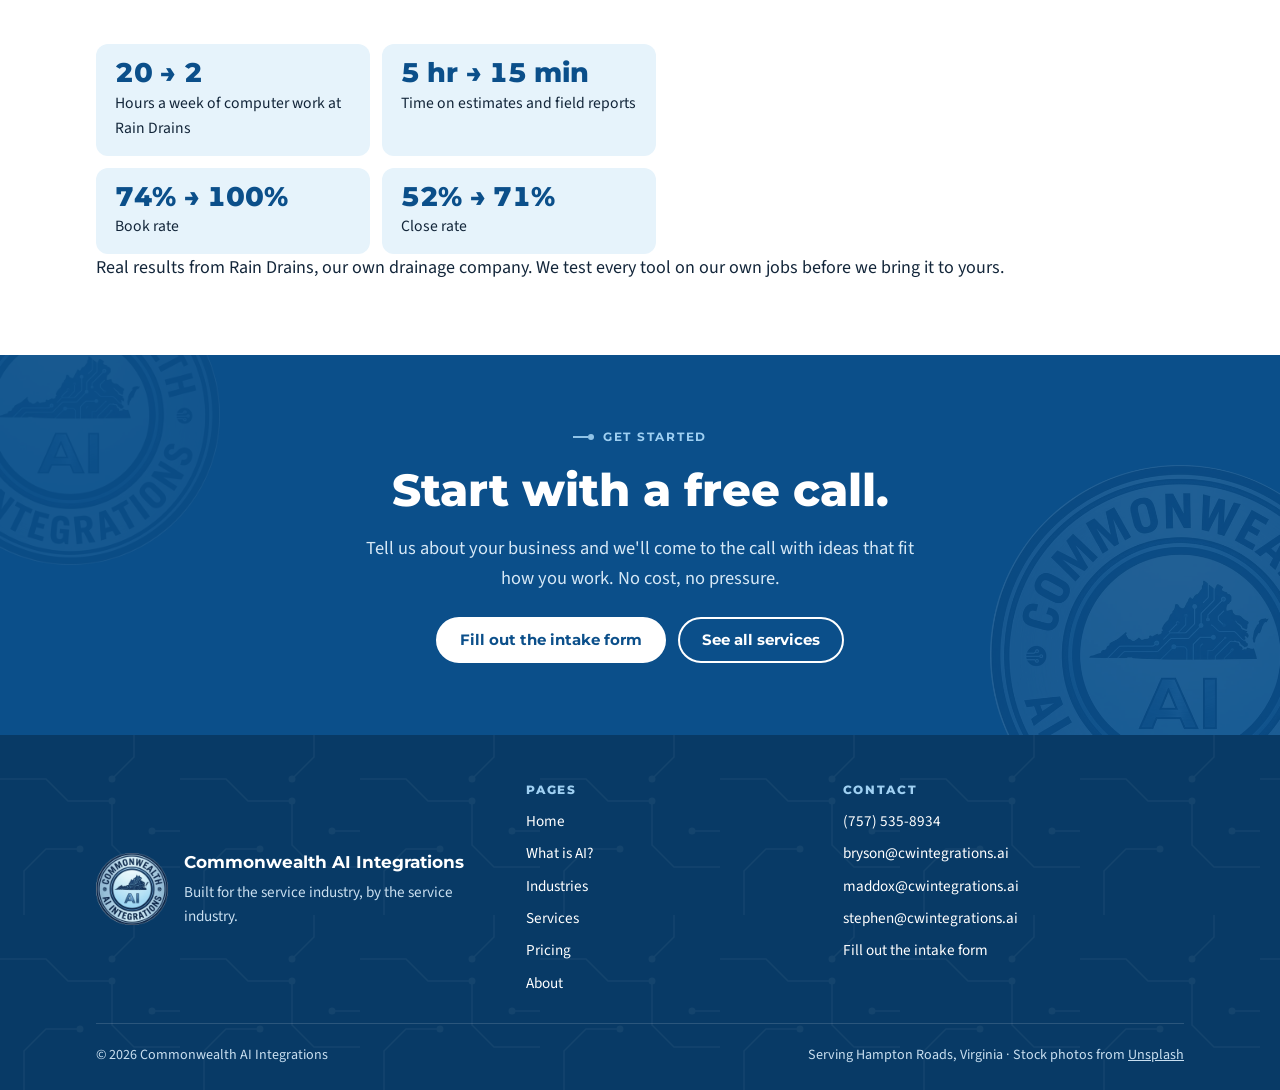
<file: trades.html>
<!doctype html>
<html lang="en">
<head>
<meta charset="utf-8">
<title>Trade Professionals | Commonwealth AI Integrations</title>
<meta name="viewport" content="width=device-width, initial-scale=1, viewport-fit=cover">
<meta name="claude:viewport-fit-sides" content="cover">
<meta name="description" content="You&#x27;re on the road all day and the office work waits until night: estimates, scheduling, payroll, invoices. We set up tools that handle it, using the programs you already have.">
<link rel="icon" type="image/png" href="favicon.png">
<link rel="apple-touch-icon" href="apple-touch-icon.png">
<link rel="preconnect" href="https://fonts.googleapis.com">
<link rel="preconnect" href="https://fonts.gstatic.com" crossorigin>
<link rel="stylesheet" href="https://fonts.googleapis.com/css2?family=Montserrat:wght@600;700;800&family=Source+Sans+3:wght@400;500;600&display=swap">
<link rel="stylesheet" href="styles.css">
</head>
<body data-industry="Trade professional">
<header class="nav">
  <div class="wrap">
    <a class="brand" href="index.html" aria-label="Commonwealth AI Integrations home">
      <img class="brand-mark" src="logo.webp" alt="" width="44" height="44">
      <span>COMMONWEALTH<small>AI INTEGRATIONS</small></span>
    </a>
    <nav aria-label="Main"><ul>
      <li><a href="index.html">Home</a></li>
      <li><a href="ai.html">What is AI?</a></li>
      <li><a href="industries.html" aria-current="page">Industries</a></li>
      <li><a href="services.html">Services</a></li>
      <li><a href="pricing.html">Pricing</a></li>
      <li><a href="about.html">About</a></li>
    </ul></nav>
    <a class="btn nav-cta" href="#intake" data-intake>Book a free call</a>
  </div>
</header>

<main id="top">
  <nav class="ind-nav" aria-label="Industries"><div class="wrap"><ul><li><a href="trades.html" aria-current="page">Trade Professionals</a></li><li><a href="legal.html">Legal</a></li><li><a href="storefront.html">Storefront Businesses</a></li><li><a href="professional.html">Professional Services</a></li><li><a href="healthcare.html">Health Care</a></li></ul></div></nav>
  <section class="ind-hero">
    <div class="wrap">
      <span class="eyebrow">Industries · Trade Professionals</span>
      <h1>AI for plumbers, HVAC, electricians and contractors</h1>
      <p class="lede">You're on the road all day and the office work waits until night: estimates, scheduling, payroll, invoices. We set up tools that handle it, using the programs you already have.</p>
      <div class="cta"><a class="btn" href="#intake" data-intake data-industry="Trade professional">Fill out the intake form</a><a class="btn ghost" href="pricing.html">See pricing</a></div>
      <ul class="trades ind-who"><li>Plumbers</li><li>HVAC</li><li>Electricians</li><li>General contractors</li><li>Roofers</li><li>Landscapers</li><li>Drainage and excavation</li><li>Pest control</li><li>Pool service</li><li>Cleaning services</li></ul>
      <figure class="hero-photo"><img src="https://images.unsplash.com/photo-1621905251189-08b45d6a269e?auto=format&fit=crop&w=900&q=70" alt="Electrician in a yellow hard hat installing wiring" width="900" height="1000" loading="eager" onerror="this.closest('figure').remove()"><img class="photo-seal" src="logo.webp" alt="" width="88" height="88"></figure>
    </div>
  </section>

  <section class="band">
    <div class="wrap split">
      <div class="ind-col">
        <span class="eyebrow">Where the hours go</span>
        <h2>Sound familiar?</h2>
        <ul class="ind-pains"><li>Writing estimates at the kitchen table after a full day on the job</li><li>Juggling the schedule when weather or a crew changes plans</li><li>Adding up timesheets every week for payroll</li><li>Chasing customers for payment</li><li>Running out of materials on the job site</li></ul>
      </div>
      <div class="ind-col">
        <span class="eyebrow">What we set up</span>
        <h2>The office work, handled.</h2>
        <ul class="ind-sets"><li><strong>Estimates from the truck</strong><span>Talk through the job on site and get a clean estimate to check and send.</span></li><li><strong>Scheduling and reminders</strong><span>Jobs booked, crews assigned, and customers reminded automatically.</span></li><li><strong>Payroll that runs itself</strong><span>Crew hours totaled on their own, ready for payroll.</span></li><li><strong>Invoices and payment reminders</strong><span>The invoice goes out when the job is done, and reminders follow.</span></li><li><strong>Supplies and materials</strong><span>A heads-up when stock runs low, with orders ready for your supplier.</span></li><li><strong>Job reports for your crew</strong><span>Every detail the crew needs, so jobs go right the first time.</span></li></ul>
      </div>
    </div>
  </section>

  <section>
    <div class="wrap">
      <div class="results results-4 ind-results">
        <div class="result"><span class="result-num">20 → 2</span><span>Hours a week of computer work at Rain Drains</span></div>
        <div class="result"><span class="result-num">5 hr → 15 min</span><span>Time on estimates and field reports</span></div>
        <div class="result"><span class="result-num">74% → 100%</span><span>Book rate</span></div>
        <div class="result"><span class="result-num">52% → 71%</span><span>Close rate</span></div>
      </div>
      <p class="results-note">Real results from Rain Drains, our own drainage company. We test every tool on our own jobs before we bring it to yours.</p>
    </div>
  </section>

  <section class="urgent" aria-label="Get started">
    <div class="wrap">
      <span class="eyebrow">Get started</span>
      <h2>Start with a free call.</h2>
      <p>Tell us about your business and we'll come to the call with ideas that fit how you work. No cost, no pressure.</p>
      <div class="cta"><a class="btn light" href="#intake" data-intake data-industry="Trade professional">Fill out the intake form</a><a class="btn outline" href="services.html">See all services</a></div>
    </div>
  </section>

</main>

<dialog id="intake" class="intake" aria-labelledby="intake-title">
  <div class="intake-inner">
    <div class="intake-top">
      <div>
        <img class="intake-seal" src="logo.webp" alt="" width="48" height="48">
        <span class="eyebrow">Intake form</span>
        <h2 id="intake-title">Tell us about your business.</h2>
        <p>About 2 minutes. No cost, no pressure.</p>
      </div>
      <button type="button" class="intake-close" aria-label="Close intake form"><svg viewBox="0 0 24 24" aria-hidden="true"><path d="M6 6l12 12M18 6L6 18"></path></svg></button>
    </div>
        <form id="lead" name="intake" method="POST" novalidate>
          <input type="hidden" id="f-drains" name="time_drains" value="">
          <p hidden><label>Leave this empty <input name="_honey" tabindex="-1" autocomplete="off"></label></p>
          <div class="field"><label for="f-goal">What's your main goal right now?</label>
            <select id="f-goal" name="primary_goal" required>
              <option value="">Choose one</option>
              <option>Spend less time on paperwork and office work</option>
              <option>Answer leads faster and win more jobs</option>
              <option>Get scheduling and crews organized</option>
              <option>Know my numbers: profit, costs and cash</option>
              <option>Cut what I pay for software and outside services</option>
              <option>Get found online and get more calls</option>
            <option>Get more customers from social media and ads</option>
              <option>Something else</option>
            </select></div>
          <div class="field"><label for="f-industry">What type of business do you run?</label>
            <select id="f-industry" name="industry" required>
              <option value="">Choose one</option>
              <option value="Trade professional">Trade professional (plumbing, HVAC, contractors and more)</option>
              <option value="Storefront business">Storefront business (retail, salon, auto shop, restaurant)</option>
              <option value="Professional services">Professional services (accounting, insurance, real estate)</option>
              <option value="Legal">Legal</option>
              <option value="Health care">Health care</option>
              <option value="Other">Other</option>
            </select></div>
          <input type="hidden" name="_subject" id="f-subject" value="New intake form">
          <input type="hidden" name="_template" value="table">
          <input type="hidden" name="_captcha" value="false">
          <input type="hidden" name="page" id="f-page" value="">
          <div class="row">
            <div class="field"><label for="f-name">Your name</label><input id="f-name" name="name" autocomplete="name" required></div>
            <div class="field"><label for="f-biz">Business name</label><input id="f-biz" name="business" autocomplete="organization" required></div>
          </div>
          <div class="row">
            <div class="field"><label for="f-email">Email</label><input id="f-email" name="email" type="email" autocomplete="email" required></div>
            <div class="field"><label for="f-phone">Phone</label><input id="f-phone" name="phone" type="tel" autocomplete="tel" required></div>
          </div>
          <div class="field"><label for="f-web">Business website <span class="opt">(optional)</span></label><input id="f-web" name="website" type="url" inputmode="url" autocomplete="url" placeholder="yourbusiness.com"></div>
          <div class="row">
            <div class="field"><label for="f-rev">Annual revenue</label>
              <select id="f-rev" name="annual_revenue" required><option value="">Choose one</option><option>Under $250,000</option><option>$250,000 – $500,000</option><option>$500,000 – $1 million</option><option>$1 – 3 million</option><option>$3 – 10 million</option><option>Over $10 million</option></select></div>
            <div class="field"><label for="f-size">Number of employees</label>
              <select id="f-size" name="employees" required><option value="">Choose one</option><option>Just me</option><option>2–5</option><option>6–15</option><option>16–25</option><option>26–50</option><option>More than 50</option></select></div>
          </div>
          <p id="f-err" class="sent" style="background:var(--ph-bg);color:var(--ph)" hidden></p>
          <button class="btn" type="submit">Send my intake form</button>
          <p class="vsl-note" style="text-align:left">Your details stay with us. We use them only to prepare for your call.</p>
          <p id="f-ok" class="sent" hidden></p>
        </form>
  </div>
</dialog>

<footer class="site-footer">
  <div class="wrap">
    <div class="foot-grid">
      <div class="foot-brand">
        <img src="logo.webp" alt="Commonwealth AI Integrations" width="72" height="72" loading="lazy">
        <div>
          <strong>Commonwealth AI Integrations</strong>
          <span>Built for the service industry, by the service industry.</span>
        </div>
      </div>
      <nav class="foot-col" aria-label="Footer">
        <h2>Pages</h2>
        <a href="index.html">Home</a><a href="ai.html">What is AI?</a><a href="industries.html">Industries</a><a href="services.html">Services</a><a href="pricing.html">Pricing</a><a href="about.html">About</a>
      </nav>
      <div class="foot-col">
        <h2>Contact</h2>
        <a href="tel:+17575358934">(757) 535-8934</a>
        <a href="mailto:bryson@cwintegrations.ai">bryson@cwintegrations.ai</a>
        <a href="mailto:maddox@cwintegrations.ai">maddox@cwintegrations.ai</a>
        <a href="mailto:stephen@cwintegrations.ai">stephen@cwintegrations.ai</a>
        <a href="#intake" data-intake>Fill out the intake form</a>
      </div>
    </div>
    <div class="foot-base">
      <span>© 2026 Commonwealth AI Integrations</span>
      <span>Serving Hampton Roads, Virginia · Stock photos from <a href="https://unsplash.com" rel="noopener">Unsplash</a></span>
    </div>
  </div>
</footer>

<script src="site.js"></script>
</body>
</html>
</file>
<file: styles.css>
body{margin:0;font-family:system-ui,-apple-system,"Segoe UI",sans-serif}img{max-width:100%}[hidden]{display:none!important}
/* Layout: four tabbed pages (Home, Services, Pricing, About). Sticky nav with page tabs, split hero with video, white bands alternating with pale-sky bands, a navy contact band at the foot. Wave rule from the logo divides sections. */
:root{
  --navy:#0B4F8A; --navy-deep:#083A66; --sea:#2F86C6; --sky:#E6F3FB;
  --bg:#FFFFFF; --band:#F2F8FC; --fg:#13263A; --muted:#4A5E72; --line:#D3E3EF;
  --cta-bg:#0B4F8A;
  --trace:rgba(11,79,138,.10); --trace-strong:rgba(47,134,198,.55);
  --card:#FFFFFF; --on-navy:#FFFFFF; --on-navy-muted:#C9DFF0; --ph:#8A5A00; --ph-bg:#FFF4D6;
  --display:'Montserrat',system-ui,-apple-system,'Segoe UI',sans-serif;
  --body:'Source Sans 3',system-ui,-apple-system,'Segoe UI',sans-serif;
  --wrap:1120px;
}
@media (prefers-color-scheme: dark){:root:not([data-theme="light"]){
  --navy:#7DB9E8; --navy-deep:#0A2A47; --sea:#5AA6DD; --sky:#132B42;
  --bg:#0C1825; --band:#10202F; --fg:#E6EFF7; --muted:#A3B7C9; --line:#22394F;
  --card:#132536; --cta-bg:#0F3A60; --trace:rgba(125,185,232,.10); --trace-strong:rgba(125,185,232,.5); --on-navy:#FFFFFF; --on-navy-muted:#B5CDE2; --ph:#FFD27A; --ph-bg:#3A2C08; color-scheme:dark}}
:root[data-theme="dark"]{
  --navy:#7DB9E8; --navy-deep:#0A2A47; --sea:#5AA6DD; --sky:#132B42;
  --bg:#0C1825; --band:#10202F; --fg:#E6EFF7; --muted:#A3B7C9; --line:#22394F;
  --card:#132536; --cta-bg:#0F3A60; --trace:rgba(125,185,232,.10); --trace-strong:rgba(125,185,232,.5); --on-navy:#FFFFFF; --on-navy-muted:#B5CDE2; --ph:#FFD27A; --ph-bg:#3A2C08; color-scheme:dark}
*{box-sizing:border-box}
html{scroll-behavior:smooth}
@media (prefers-reduced-motion:reduce){html{scroll-behavior:auto}}
body{background:var(--bg);color:var(--fg);font-family:var(--body);font-size:18px;line-height:1.6}
h1,h2,h3{font-family:var(--display);color:var(--fg);text-wrap:balance;margin:0;line-height:1.15}
h1{font-size:clamp(2.1rem,4.6vw,3.4rem);font-weight:800;letter-spacing:-.01em}
h2{font-size:clamp(1.6rem,3vw,2.3rem);font-weight:800}
h3{font-size:1.15rem;font-weight:700}
p{margin:0}
a{color:var(--navy)}
a:focus-visible,button:focus-visible,input:focus-visible,textarea:focus-visible,select:focus-visible{outline:3px solid var(--sea);outline-offset:2px}
.wrap{max-width:var(--wrap);margin:0 auto;padding-left:max(16px,env(safe-area-inset-left,0px));padding-right:max(16px,env(safe-area-inset-right,0px))}
.eyebrow{font-family:var(--display);font-size:.78rem;font-weight:700;letter-spacing:.14em;text-transform:uppercase;color:var(--sea)}
.lede{font-size:1.15rem;color:var(--muted);max-width:60ch}
.ph{background:var(--ph-bg);color:var(--ph);padding:0 .3em;border-radius:3px;font-weight:600}

/* nav */
body::before{content:"";position:fixed;inset:0 0 auto;height:env(safe-area-inset-top,0px);z-index:10;background:var(--bg)}
.nav{position:sticky;top:env(safe-area-inset-top,0px);z-index:9;background:color-mix(in srgb,var(--bg) 92%,transparent);backdrop-filter:blur(8px);border-bottom:1px solid var(--line)}
.nav .wrap{display:flex;align-items:center;justify-content:space-between;gap:16px;padding-block:10px}
.brand{display:flex;align-items:center;gap:10px;text-decoration:none;color:var(--fg)}
.brand-mark{width:44px;height:44px;flex:none}
.brand span{font-family:var(--display);font-weight:800;font-size:.92rem;letter-spacing:.04em;line-height:1.1}
.brand small{display:block;font-weight:600;font-size:.68rem;letter-spacing:.16em;color:var(--sea)}
.nav ul{display:flex;gap:22px;list-style:none;margin:0;padding:0}
.nav ul a{font-family:var(--display);font-weight:600;font-size:.88rem;text-decoration:none;color:var(--fg)}
.nav ul a:hover{color:var(--sea)}
.btn{display:inline-flex;align-items:center;justify-content:center;min-height:46px;padding:0 22px;border-radius:999px;font-family:var(--display);font-weight:700;font-size:.95rem;text-decoration:none;border:2px solid var(--navy);background:var(--navy);color:var(--bg);cursor:pointer}
.btn:hover{background:var(--sea);border-color:var(--sea)}
.btn.ghost{background:transparent;color:var(--navy)}
.btn.ghost:hover{background:var(--sky)}
.nav .btn{min-height:42px;padding:0 18px;font-size:.85rem}
.nav ul a{display:inline-flex;align-items:center;min-height:40px;padding:0 14px;border-radius:999px;white-space:nowrap}
.nav ul a[aria-current="page"]{background:var(--sky);color:var(--navy)}
.nav-cta{white-space:nowrap}
@media (max-width:1000px){
  .nav .wrap{flex-wrap:wrap;row-gap:6px}
  .nav nav{order:3;width:100%;overflow-x:auto;-webkit-overflow-scrolling:touch;scrollbar-width:none}
  .nav nav::-webkit-scrollbar{display:none}
  .nav ul{gap:4px}
}
@media (max-width:480px){.nav ul{gap:0}.nav ul a{padding:0 7px;font-size:.8rem}}
@media (max-width:420px){.nav ul a{padding:0 5px;font-size:.75rem;letter-spacing:-.01em}}
@media (max-width:420px){.brand span{font-size:.8rem}.brand-mark{width:38px;height:38px}.nav .btn{padding:0 14px;font-size:.8rem}}

/* hero */
.hero .wrap{display:grid;grid-template-columns:1fr;gap:28px;justify-items:center;text-align:center;padding-block:56px 48px}
.hero .copy{display:grid;gap:14px;justify-items:center;min-width:0}
.hero h1{max-width:18ch}
.hero .lede{max-width:48ch}
.hero .cta{display:flex;flex-wrap:wrap;gap:12px}
.hero .meta{font-size:.95rem;color:var(--muted)}
.vsl-wrap{display:grid;gap:14px;width:100%;max-width:720px;min-width:0}
.vsl{position:relative;width:100%;max-width:100%;aspect-ratio:16/9;border-radius:14px;overflow:hidden;background:var(--navy-deep);box-shadow:0 24px 60px -24px rgba(11,79,138,.45)}
.vsl iframe,.vsl video{position:absolute;inset:0;width:100%;height:100%;border:0}
.vsl-placeholder{position:absolute;inset:0;display:grid;place-content:center;justify-items:center;gap:12px;color:#FFFFFF;font-family:var(--display);font-weight:700;letter-spacing:.04em}
.vsl-placeholder svg{width:72px;height:72px;opacity:.9}
.intake-btn{justify-self:center;width:min(100%,360px);min-height:54px;font-size:1.05rem}
.vsl-note{font-size:.92rem;color:var(--muted);text-align:center}
.seal{justify-self:center;width:min(100%,360px);aspect-ratio:1;max-width:100%;border-radius:50%;box-shadow:0 24px 60px -24px rgba(11,79,138,.45);background:#fff;overflow:hidden}
.seal img{width:100%;height:100%;display:block}
@media (max-width:820px){.hero .wrap{padding-block:36px}.seal{width:min(70%,260px);order:-1}}

.tide{display:block;width:100%;height:18px;color:var(--line)}

section{padding-block:72px}
section.band{background:var(--band)}
.head{display:grid;gap:12px;margin-bottom:36px;max-width:720px}

/* problem / checklist */
.split{display:grid;grid-template-columns:1fr 1fr;gap:48px;align-items:start}
.split>*{min-width:0}
@media (max-width:820px){.split{grid-template-columns:1fr;gap:32px}}
.tasks{display:grid;gap:10px;margin:0;padding:0;border:0}
.tasks legend{font-family:var(--display);font-weight:700;margin-bottom:12px;font-size:1rem}
.task{display:flex;align-items:center;gap:12px;min-height:52px;padding:10px 16px;border:1px solid var(--line);border-radius:10px;background:var(--card);cursor:pointer}
.task input{width:20px;height:20px;accent-color:var(--navy);flex:none}
.task:has(input:checked){border-color:var(--sea);background:var(--sky)}
.tally{margin-top:14px;font-size:.98rem;color:var(--muted)}
.tally a{font-weight:600}

/* solutions */
.sol-group{display:grid;gap:16px}
.sol-group+.sol-group{margin-top:40px}
.group-title{font-family:var(--display);font-size:.8rem;font-weight:700;letter-spacing:.14em;text-transform:uppercase;color:var(--sea)}
.sols{display:grid;gap:20px}
.sols-3{grid-template-columns:repeat(3,1fr)}
.sols-4{grid-template-columns:repeat(4,1fr)}
@media (max-width:1180px){.sols-4{grid-template-columns:repeat(2,1fr)}}
@media (max-width:980px){.sols-3{grid-template-columns:repeat(2,1fr)}}
@media (max-width:640px){.sols{grid-template-columns:1fr}}
.swap{display:grid;border:1px solid var(--line);border-radius:14px;overflow:hidden;background:var(--card);max-width:960px}
.swap-row{display:grid;grid-template-columns:1fr 1fr;border-top:1px solid var(--line)}
.swap-row:first-child{border-top:0}
.swap-row span{padding:16px 22px;min-width:0}
.swap-row span:first-child{color:var(--muted);border-right:1px solid var(--line)}
.swap-row span:last-child{font-weight:600}
.swap-head span{font-family:var(--display);font-size:.78rem;font-weight:700;letter-spacing:.14em;text-transform:uppercase;color:var(--sea)!important;background:var(--sky);font-weight:700}
@media (max-width:600px){.swap-row{grid-template-columns:1fr}.swap-row span:first-child{border-right:0;padding-bottom:4px}.swap-row span:last-child{padding-top:0}.swap-head{display:none}.swap-row span:first-child::before{content:"Instead of: ";font-weight:600}.swap-row span:last-child::before{content:"Now: ";color:var(--sea)}}
.sol{display:grid;gap:12px;align-content:start;padding:28px;border-radius:14px;background:var(--card);border:1px solid var(--line)}
.sol svg{width:40px;height:40px;fill:none;stroke:var(--navy);stroke-width:1.6;stroke-linecap:round;stroke-linejoin:round}
.sol p{color:var(--muted);font-size:1rem}
.also{margin-top:24px;color:var(--muted);max-width:75ch}
.also strong{color:var(--fg)}

/* services */
.plans{display:grid;grid-template-columns:repeat(2,1fr);gap:20px;max-width:900px}
@media (max-width:760px){.plans{grid-template-columns:1fr}}
.plan{display:flex;flex-direction:column;gap:14px;padding:28px;border:1px solid var(--line);border-radius:14px;background:var(--card)}
.plan.feature{border:2px solid var(--navy)}
.plan .tag{align-self:flex-start;font-family:var(--display);font-size:.7rem;font-weight:700;letter-spacing:.12em;text-transform:uppercase;color:var(--navy);background:var(--sky);padding:4px 10px;border-radius:999px}
.plan .price-row{margin-top:auto}
.value{display:grid;gap:8px;padding:16px 18px;border-radius:10px;background:var(--sky)}
.value-label{font-family:var(--display);font-size:.72rem;font-weight:700;letter-spacing:.12em;text-transform:uppercase;color:var(--sea)}
.value ul{margin:0;padding-left:1.1em;display:grid;gap:6px;color:var(--fg);font-size:.98rem}
.price-row{display:flex;flex-wrap:wrap;align-items:center;justify-content:space-between;gap:14px;padding-top:6px;border-top:1px solid var(--line)}
.price-row .price{padding-top:10px}
.price-row .btn{margin-top:10px}
.tag-quiet{background:transparent!important;border:1px solid var(--line);color:var(--muted)!important}
.assess{display:grid;grid-template-columns:1fr 2fr;gap:16px;max-width:900px;margin-bottom:20px}
@media (max-width:760px){.assess{grid-template-columns:1fr}}
.assess-step{display:grid;gap:4px;align-content:start;padding:18px 20px;border-radius:12px;border:1px dashed var(--sea);background:var(--card)}
.assess-step strong{font-family:var(--display);font-size:1.05rem}
.assess-step span:last-child{color:var(--muted);font-size:.98rem}
.assess-num{font-family:var(--display);font-size:.72rem;font-weight:700;letter-spacing:.12em;text-transform:uppercase;color:var(--sea)}
.intake-cta{display:grid;gap:12px;align-content:start;padding:28px;border-radius:14px;background:var(--card);color:var(--fg)}
.intake-cta p{color:var(--muted)}
.intake-cta .btn{justify-self:start}
dialog.intake{width:min(640px,calc(100vw - 32px));max-height:calc(100dvh - 32px - env(safe-area-inset-top,0px) - env(safe-area-inset-bottom,0px));padding:0;border:0;border-radius:16px;background:var(--card);color:var(--fg);box-shadow:0 30px 80px -20px rgba(8,58,102,.55);overflow:auto;overscroll-behavior:contain}
dialog.intake::backdrop{background:rgba(8,30,52,.6)}
.intake-inner{display:grid;gap:18px;padding:28px}
.intake-top{display:flex;justify-content:space-between;align-items:flex-start;gap:16px}
.intake-top h2{font-size:clamp(1.4rem,3vw,1.8rem);margin-top:6px}
.intake-top p{color:var(--muted);margin-top:6px}
.intake-close{flex:none;width:44px;height:44px;display:grid;place-items:center;border-radius:50%;border:1px solid var(--line);background:var(--bg);color:var(--fg);cursor:pointer}
.intake-close svg{width:20px;height:20px;fill:none;stroke:currentColor;stroke-width:2;stroke-linecap:round}
.intake-close:hover{background:var(--sky)}
dialog.intake form{padding:0;background:transparent}
body.no-scroll{overflow:hidden}
@media (max-width:520px){dialog.intake{width:calc(100vw - 16px);max-height:calc(100dvh - 16px)}.intake-inner{padding:20px}}
.result{display:grid;gap:4px;align-content:start;padding:14px 18px;border-radius:12px;background:var(--sky);max-width:520px}
.result-num{font-family:var(--display);font-weight:800;font-size:1.7rem;line-height:1;color:var(--navy);font-variant-numeric:tabular-nums;white-space:nowrap}
.result span:last-child{font-size:.98rem;color:var(--fg)}
.results{display:grid;grid-template-columns:1fr 1fr;gap:12px;max-width:560px}
@media (max-width:480px){.results{grid-template-columns:1fr}}
.results .result{max-width:none}
.results-stack{grid-template-columns:1fr}
.results-band{padding-block:0 56px}
.results-title{font-family:var(--display);font-size:.8rem;font-weight:700;letter-spacing:.14em;text-transform:uppercase;color:var(--sea);margin-bottom:14px}
.results-5{grid-template-columns:repeat(5,1fr);max-width:none;gap:14px}
@media (max-width:1180px){.results-5{grid-template-columns:repeat(3,1fr)}}
@media (max-width:760px){.results-5{grid-template-columns:repeat(2,1fr)}}
@media (max-width:480px){.results-5{grid-template-columns:1fr}}
.results-5 .result{padding:18px 18px}
.results-5 .result-num{font-size:1.5rem;white-space:nowrap}
.results-pair{grid-template-columns:1fr 1fr}
@media (max-width:480px){.results-pair{grid-template-columns:1fr}}
.results-wins{margin:16px 0 0;padding-left:1.1em;display:grid;grid-template-columns:1fr 1fr;gap:8px 32px;color:var(--fg)}
@media (max-width:760px){.results-wins{grid-template-columns:1fr}}
.results-wins li::marker{color:var(--sea)}
.faq{display:grid;gap:12px;max-width:820px}
.faq details{border:1px solid var(--line);border-radius:12px;background:var(--card)}
.faq summary{list-style:none;cursor:pointer;display:flex;justify-content:space-between;align-items:center;gap:16px;min-height:56px;padding:14px 20px;font-family:var(--display);font-weight:700;font-size:1.02rem}
.faq summary::-webkit-details-marker{display:none}
.faq summary::after{content:"+";flex:none;font-size:1.4rem;line-height:1;color:var(--sea)}
.faq details[open] summary::after{content:"\2212"}
.faq details p{padding:0 20px 18px;color:var(--muted);max-width:68ch}
.ind-nav{border-bottom:1px solid var(--line);background:var(--band)}
.ind-nav ul{list-style:none;margin:0;padding:10px 0;display:flex;gap:6px;overflow-x:auto;scrollbar-width:none}
.ind-nav ul::-webkit-scrollbar{display:none}
.ind-nav a{display:inline-flex;align-items:center;min-height:38px;padding:0 14px;border-radius:999px;white-space:nowrap;text-decoration:none;color:var(--fg);font-family:var(--display);font-weight:600;font-size:.85rem;border:1px solid var(--line);background:var(--card)}
.ind-nav a[aria-current="page"]{background:var(--navy);border-color:var(--navy);color:var(--bg)}
.ind-hero .wrap{display:grid;gap:20px;padding-block:56px 48px}
.ind-hero h1{max-width:20ch}
.ind-hero .cta{display:flex;flex-wrap:wrap;gap:12px}
.ind-who{margin-top:4px}
section.ind-hero{padding-block:0}
.ind-col{display:grid;gap:12px;align-content:start;min-width:0}
.ind-pains{margin:6px 0 0;padding-left:1.1em;display:grid;gap:10px;color:var(--muted)}
.ind-pains li::marker{color:var(--sea)}
.ind-sets{list-style:none;margin:6px 0 0;padding:0;display:grid;gap:10px}
.ind-sets li{display:grid;gap:2px;padding:14px 16px;border-radius:10px;background:var(--card);border:1px solid var(--line)}
.ind-sets strong{font-family:var(--display);font-size:1rem}
.ind-sets span{color:var(--muted);font-size:.96rem}
.ind-trust{display:grid;grid-template-columns:1fr 1fr;gap:20px}
@media (max-width:760px){.ind-trust{grid-template-columns:1fr}}
.ind-trust>div{display:grid;gap:8px;align-content:start;padding:24px;border-radius:14px;background:var(--sky)}
.ind-trust p{color:var(--fg)}
.ind-results{margin-bottom:0}
.ind-grid{display:grid;grid-template-columns:repeat(3,1fr);gap:20px}
@media (max-width:980px){.ind-grid{grid-template-columns:repeat(2,1fr)}}
@media (max-width:600px){.ind-grid{grid-template-columns:1fr}}
.ind-card{display:grid;gap:8px;align-content:start;padding:26px;border-radius:14px;border:1px solid var(--line);background:var(--card);text-decoration:none;color:var(--fg)}
.ind-card:hover{border-color:var(--sea);background:var(--sky)}
.ind-card p{color:var(--muted)}
.ind-more{font-family:var(--display);font-weight:700;font-size:.9rem;color:var(--navy)}
.ind-links a{text-decoration:none;color:inherit}
.ind-links li:hover{border-color:var(--sea)}
.price{font-family:var(--display);font-weight:800;font-size:2rem;color:var(--navy);line-height:1;font-variant-numeric:tabular-nums}
.price small{font-size:.9rem;font-weight:600;color:var(--muted)}
.plan ul{margin:0;padding-left:1.1em;color:var(--muted);display:grid;gap:6px}
.terms{margin-top:22px;font-size:.95rem;color:var(--muted)}

/* urgency band */
.urgent{background:var(--cta-bg);color:#FFFFFF;position:relative;overflow:hidden}
.urgent .wrap{display:grid;gap:18px;max-width:900px;text-align:center;justify-items:center}
.urgent .eyebrow{color:#9FD0F2}
.urgent h2{color:#FFFFFF;font-size:clamp(1.8rem,3.6vw,2.8rem)}
.urgent p{color:#D6E8F6;font-size:1.15rem;max-width:62ch}
.urgent .cta{display:flex;flex-wrap:wrap;gap:12px;justify-content:center;margin-top:6px}
.btn.light{background:#FFFFFF;border-color:#FFFFFF;color:#0B4F8A}
.btn.light:hover{background:#D4ECF9;border-color:#D4ECF9}
.btn.outline{background:transparent;border-color:#FFFFFF;color:#FFFFFF}
.btn.outline:hover{background:rgba(255,255,255,.12)}

/* people first */
.pillars{display:grid;grid-template-columns:repeat(3,1fr);gap:20px}
@media (max-width:860px){.pillars{grid-template-columns:1fr}}
.pillar{display:grid;gap:8px;align-content:start;padding:24px;border-radius:14px;background:var(--card);border:1px solid var(--line)}
.pillar p{color:var(--muted);font-size:1rem}

/* steps */
.steps{list-style:none;margin:0;padding:0;display:grid;grid-template-columns:repeat(4,1fr);gap:24px;counter-reset:s}
@media (max-width:900px){.steps{grid-template-columns:1fr 1fr}}
@media (max-width:520px){.steps{grid-template-columns:1fr}}
.steps li{counter-increment:s;display:grid;gap:8px;align-content:start;padding-top:18px;border-top:3px solid var(--navy)}
.steps li::before{content:"Step " counter(s);font-family:var(--display);font-weight:700;font-size:.78rem;letter-spacing:.14em;text-transform:uppercase;color:var(--sea)}
.steps p{color:var(--muted);font-size:1rem}

/* trades */
.trades{display:flex;flex-wrap:wrap;gap:10px;list-style:none;margin:0;padding:0}
.trades li{padding:8px 16px;border-radius:999px;border:1px solid var(--line);background:var(--card);font-family:var(--display);font-weight:600;font-size:.9rem}

/* proof */
.proof{display:grid;gap:16px;padding:32px;border-radius:14px;background:var(--card);border:1px solid var(--line)}
.proof ul{margin:0;padding-left:1.1em;display:grid;gap:8px;color:var(--muted)}

/* about */
.people{display:grid;grid-template-columns:repeat(3,1fr);gap:20px}
@media (max-width:1000px){.people{grid-template-columns:1fr 1fr}}
@media (max-width:700px){.people{grid-template-columns:1fr}}
.areas{display:grid;grid-template-columns:repeat(3,1fr);gap:20px}
@media (max-width:860px){.areas{grid-template-columns:1fr}}
.area{display:grid;gap:12px;align-content:start;padding:24px;border-radius:14px;border:1px solid var(--line);background:var(--card)}
.area h3{font-size:1.05rem}
.area ul{list-style:none;margin:0;padding:0;display:grid;gap:8px}
.area li{padding-left:18px;position:relative}
.area li::before{content:"";position:absolute;left:0;top:.6em;width:8px;height:8px;border-radius:50%;background:var(--sea)}
.area li span{color:var(--muted);font-size:.92rem}
.person{display:grid;gap:8px;padding:24px;border-left:3px solid var(--sea)}
.person .role{font-size:.9rem;color:var(--sea);font-family:var(--display);font-weight:700;letter-spacing:.06em;text-transform:uppercase}
.person p{color:var(--muted)}
.people{align-items:start}

/* contact */
.contact{background:var(--navy-deep);color:var(--on-navy)}
.contact h2{color:var(--on-navy)}
.contact .lede{color:var(--on-navy-muted)}
.contact .eyebrow{color:#9FD0F2}
.details{display:grid;gap:14px;margin-top:28px}
.details div{display:grid;gap:2px}
.details dt{font-size:.75rem;letter-spacing:.14em;text-transform:uppercase;color:var(--on-navy-muted);font-family:var(--display);font-weight:700}
.details dd{margin:0;font-size:1.1rem;overflow-wrap:anywhere}
.details .mail{color:var(--on-navy);text-underline-offset:3px}
.details .mail:hover{color:#9FD0F2}
form{display:grid;gap:14px;padding:28px;border-radius:14px;background:var(--card);color:var(--fg)}
.row{display:grid;grid-template-columns:1fr 1fr;gap:14px}
@media (max-width:520px){.row{grid-template-columns:1fr}}
.field{display:grid;gap:6px;min-width:0}
label{font-weight:600;font-size:.95rem}
.opt{font-weight:400;color:var(--muted)}
input,select,textarea{font:inherit;font-size:1rem;padding:11px 12px;border:1px solid var(--line);border-radius:8px;background:var(--bg);color:var(--fg);width:100%;min-height:46px}
textarea{min-height:120px;resize:vertical}
.sent{padding:14px 16px;border-radius:8px;background:var(--sky);color:var(--fg);font-weight:600}



/* ===== Artistic layer: circuit traces from the logo, seal accents ===== */
main>section:first-of-type{position:relative;isolation:isolate;overflow:hidden}
main>section:first-of-type::before{content:"";position:absolute;inset:0;z-index:-1;background:var(--trace);
  -webkit-mask:url("data:image/svg+xml,%3Csvg xmlns='http://www.w3.org/2000/svg' width='180' height='180' viewBox='0 0 180 180'%3E%3Cg fill='none' stroke='black' stroke-width='1.6' stroke-linecap='round'%3E%3Cpath d='M0 44h46l22 22h44'/%3E%3Cpath d='M112 66v44l22 22h46'/%3E%3Cpath d='M24 180v-44l22-22h34'/%3E%3Cpath d='M134 0v22l-22 22'/%3E%3Cpath d='M180 96h-28'/%3E%3C/g%3E%3Cg fill='black'%3E%3Ccircle cx='112' cy='66' r='3.5'/%3E%3Ccircle cx='80' cy='114' r='3.5'/%3E%3Ccircle cx='112' cy='44' r='3.5'/%3E%3Ccircle cx='152' cy='96' r='3.5'/%3E%3C/g%3E%3C/svg%3E") repeat, radial-gradient(ellipse 70% 80% at 50% 45%, transparent 30%, #000 85%);
  -webkit-mask-composite:source-in;mask:url("data:image/svg+xml,%3Csvg xmlns='http://www.w3.org/2000/svg' width='180' height='180' viewBox='0 0 180 180'%3E%3Cg fill='none' stroke='black' stroke-width='1.6' stroke-linecap='round'%3E%3Cpath d='M0 44h46l22 22h44'/%3E%3Cpath d='M112 66v44l22 22h46'/%3E%3Cpath d='M24 180v-44l22-22h34'/%3E%3Cpath d='M134 0v22l-22 22'/%3E%3Cpath d='M180 96h-28'/%3E%3C/g%3E%3Cg fill='black'%3E%3Ccircle cx='112' cy='66' r='3.5'/%3E%3Ccircle cx='80' cy='114' r='3.5'/%3E%3Ccircle cx='112' cy='44' r='3.5'/%3E%3Ccircle cx='152' cy='96' r='3.5'/%3E%3C/g%3E%3C/svg%3E") repeat, radial-gradient(ellipse 70% 80% at 50% 45%, transparent 30%, #000 85%);mask-composite:intersect}
.hero-seal{width:88px;height:88px;filter:drop-shadow(0 8px 18px rgba(11,79,138,.25))}
.mark{position:relative;white-space:nowrap;display:inline-block;isolation:isolate}
.mark::after{content:"";position:absolute;left:0;right:0;bottom:-.06em;height:.3em;background:var(--sea);
  -webkit-mask:url("data:image/svg+xml,%3Csvg xmlns='http://www.w3.org/2000/svg' width='120' height='14' viewBox='0 0 120 14' preserveAspectRatio='none'%3E%3Cpath d='M2 9 C 22 2, 38 2, 60 8 S 98 13, 118 5' fill='none' stroke='black' stroke-width='5' stroke-linecap='round'/%3E%3C/svg%3E") no-repeat center/100% 100%;mask:url("data:image/svg+xml,%3Csvg xmlns='http://www.w3.org/2000/svg' width='120' height='14' viewBox='0 0 120 14' preserveAspectRatio='none'%3E%3Cpath d='M2 9 C 22 2, 38 2, 60 8 S 98 13, 118 5' fill='none' stroke='black' stroke-width='5' stroke-linecap='round'/%3E%3C/svg%3E") no-repeat center/100% 100%;opacity:.85;z-index:-1}
.vsl-frame{position:relative}
.vsl-frame::before{content:"";position:absolute;inset:14px -14px -14px 14px;border:2px solid var(--trace-strong);border-radius:16px;z-index:-1}
.hero .vsl-wrap{isolation:isolate;margin-bottom:8px}
@media (max-width:600px){.vsl-frame::before{inset:8px -8px -8px 8px}}
.eyebrow{display:inline-flex;align-items:center;gap:8px}
.eyebrow::before{content:"";width:22px;height:8px;flex:none;background:currentColor;opacity:.9;
  -webkit-mask:url("data:image/svg+xml,%3Csvg xmlns='http://www.w3.org/2000/svg' width='22' height='8'%3E%3Cpath d='M0 4h15' stroke='black' stroke-width='2'/%3E%3Ccircle cx='18' cy='4' r='3' fill='black'/%3E%3C/svg%3E") no-repeat center/contain;
  mask:url("data:image/svg+xml,%3Csvg xmlns='http://www.w3.org/2000/svg' width='22' height='8'%3E%3Cpath d='M0 4h15' stroke='black' stroke-width='2'/%3E%3Ccircle cx='18' cy='4' r='3' fill='black'/%3E%3C/svg%3E") no-repeat center/contain}
.hero .eyebrow,.urgent .eyebrow{justify-content:center}
@media (max-width:600px){.hero .eyebrow::before,.urgent .eyebrow::before{display:none}}
.page-seal{position:absolute;right:max(24px,calc((100vw - var(--wrap))/2));top:50%;transform:translateY(-50%);width:clamp(180px,22vw,260px);height:auto;opacity:.95;filter:drop-shadow(0 18px 40px rgba(11,79,138,.25));pointer-events:none}
.ind-hero{position:relative}
.ind-hero .wrap>*{max-width:min(100%,640px)}
@media (max-width:980px){.page-seal{display:none}}
.urgent{position:relative;isolation:isolate;overflow:hidden}
.urgent::after{content:"";position:absolute;right:-90px;bottom:-110px;width:380px;height:380px;background:url("logo.webp") no-repeat center/contain;opacity:.10;z-index:-1;pointer-events:none}
.urgent::before{content:"";position:absolute;left:-80px;top:-90px;width:300px;height:300px;background:url("logo.webp") no-repeat center/contain;opacity:.06;z-index:-1;pointer-events:none}
.sol,.ind-card,.plan,.area,.person,.result{transition:transform .2s ease,box-shadow .2s ease,border-color .2s ease}
.sol:hover,.ind-card:hover,.area:hover{transform:translateY(-3px);box-shadow:0 14px 30px -18px rgba(11,79,138,.45)}
.sol{position:relative;overflow:hidden}
.sol::after{content:"";position:absolute;left:0;right:0;top:0;height:3px;background:var(--sea);transform:scaleX(0);transform-origin:left;transition:transform .25s ease}
.sol:hover::after{transform:scaleX(1)}
.result{border:1px solid transparent}
.result-num{letter-spacing:-.01em}
.intake-seal{width:48px;height:48px;margin-bottom:6px;display:block}
@media (prefers-reduced-motion:reduce){.sol,.ind-card,.plan,.area,.person,.result,.sol::after{transition:none}.sol:hover,.ind-card:hover,.area:hover{transform:none}}
/* footer */
.site-footer{background:var(--navy-deep);color:var(--on-navy-muted);font-size:.95rem;position:relative;overflow:hidden;isolation:isolate}
.site-footer::before{content:"";position:absolute;inset:0;z-index:-1;background:rgba(255,255,255,.05);-webkit-mask:url("data:image/svg+xml,%3Csvg xmlns='http://www.w3.org/2000/svg' width='180' height='180' viewBox='0 0 180 180'%3E%3Cg fill='none' stroke='black' stroke-width='1.6' stroke-linecap='round'%3E%3Cpath d='M0 44h46l22 22h44'/%3E%3Cpath d='M112 66v44l22 22h46'/%3E%3Cpath d='M24 180v-44l22-22h34'/%3E%3Cpath d='M134 0v22l-22 22'/%3E%3Cpath d='M180 96h-28'/%3E%3C/g%3E%3Cg fill='black'%3E%3Ccircle cx='112' cy='66' r='3.5'/%3E%3Ccircle cx='80' cy='114' r='3.5'/%3E%3Ccircle cx='112' cy='44' r='3.5'/%3E%3Ccircle cx='152' cy='96' r='3.5'/%3E%3C/g%3E%3C/svg%3E") repeat;mask:url("data:image/svg+xml,%3Csvg xmlns='http://www.w3.org/2000/svg' width='180' height='180' viewBox='0 0 180 180'%3E%3Cg fill='none' stroke='black' stroke-width='1.6' stroke-linecap='round'%3E%3Cpath d='M0 44h46l22 22h44'/%3E%3Cpath d='M112 66v44l22 22h46'/%3E%3Cpath d='M24 180v-44l22-22h34'/%3E%3Cpath d='M134 0v22l-22 22'/%3E%3Cpath d='M180 96h-28'/%3E%3C/g%3E%3Cg fill='black'%3E%3Ccircle cx='112' cy='66' r='3.5'/%3E%3Ccircle cx='80' cy='114' r='3.5'/%3E%3Ccircle cx='112' cy='44' r='3.5'/%3E%3Ccircle cx='152' cy='96' r='3.5'/%3E%3C/g%3E%3C/svg%3E") repeat}
.site-footer .wrap{display:grid;gap:28px;padding-block:48px 24px}
.foot-grid{display:grid;grid-template-columns:1.4fr 1fr 1.2fr;gap:32px}
@media (max-width:760px){.foot-grid{grid-template-columns:1fr}}
.foot-brand{display:flex;gap:16px;align-items:center}
.foot-brand img{width:72px;height:72px;flex:none}
.foot-brand strong{display:block;font-family:var(--display);color:var(--on-navy);font-size:1.05rem}
.foot-brand span{display:block;margin-top:4px}
.foot-col{display:grid;gap:8px;align-content:start;min-width:0}
.foot-col h2{font-family:var(--display);font-size:.75rem;letter-spacing:.14em;text-transform:uppercase;color:#9FD0F2;margin-bottom:4px}
.foot-col a{color:var(--on-navy);text-decoration:none;overflow-wrap:anywhere}
.foot-col a:hover{color:#9FD0F2;text-decoration:underline;text-underline-offset:3px}
.foot-base{display:flex;flex-wrap:wrap;justify-content:space-between;gap:12px;padding-top:20px;border-top:1px solid rgba(255,255,255,.14);font-size:.88rem}

/* Pricing add-ons */
.checks{list-style:none;padding:0!important;color:var(--fg)!important}
.checks li{position:relative;padding-left:26px}
.checks li::before{--chk:url("data:image/svg+xml,%3Csvg xmlns='http://www.w3.org/2000/svg' viewBox='0 0 16 16'%3E%3Cpath fill-rule='evenodd' d='M8 0a8 8 0 1 1 0 16A8 8 0 0 1 8 0zm3.5 5.8L10.1 4.4 6.8 7.7 5.9 6.8 4.5 8.2l2.3 2.3z'/%3E%3C/svg%3E") center/contain no-repeat;content:"";position:absolute;left:0;top:.35em;width:16px;height:16px;border-radius:50%;background:var(--sea);
  -webkit-mask:var(--chk);mask:var(--chk)}
.plan-note{font-size:.95rem;color:var(--muted)}
.plan ul.addons{list-style:none;padding:0;gap:0;color:var(--fg)}
.addons{list-style:none;margin:0;padding:0;display:grid}
.addons li{display:flex;justify-content:space-between;align-items:flex-start;gap:16px;padding:16px 0;border-top:1px solid var(--line)}
.addons li:first-child{border-top:0}
.addons li div{display:grid;gap:4px}
.addons strong{font-family:var(--display);color:var(--fg)}
.addons span{font-size:.95rem;color:var(--muted)}
.addons b{font-family:var(--display);font-weight:800;font-size:1.25rem;color:var(--navy);white-space:nowrap;font-variant-numeric:tabular-nums}
.addons b small{font-size:.8rem;font-weight:600;color:var(--muted)}
.addon-group{margin-top:64px}
.addons-grid{grid-template-columns:repeat(2,1fr);gap:16px;max-width:900px}
.addons-grid li,.addons-grid li:first-child{border:1px solid var(--line);border-radius:12px;padding:18px 20px;background:var(--card)}
@media (max-width:760px){.addons-grid{grid-template-columns:1fr}}
.support-note{display:flex;align-items:center;gap:18px;margin-top:40px;max-width:900px;padding:20px 24px;border-radius:14px;background:var(--sky);border:1px solid var(--line)}
.support-note img{flex:none;border-radius:50%}
.support-note div{display:grid;gap:4px}
.support-note strong{font-family:var(--display);color:var(--fg)}
.support-note span{color:var(--muted)}
@media (max-width:480px){.support-note{flex-direction:column;align-items:flex-start}}
.sol-addon{border-style:dashed}
.sol-tag{position:absolute;top:16px;right:16px;font-family:var(--display);font-size:.66rem;font-weight:700;letter-spacing:.12em;text-transform:uppercase;color:var(--sea);border:1px solid var(--line);padding:3px 9px;border-radius:999px}
.sol-wide{grid-column:span 2}
@media (max-width:640px){.sol-wide{grid-column:auto}}
.addons-grid li:last-child:nth-child(odd){grid-column:1/-1}
.bundles{display:grid;grid-template-columns:repeat(3,1fr);gap:20px;max-width:1000px}
@media (max-width:900px){.bundles{grid-template-columns:1fr;max-width:560px}}
.bundle{position:relative;display:flex;flex-direction:column;gap:10px;padding:24px;border:1px solid var(--line);border-radius:14px;background:var(--card);transition:transform .2s ease,box-shadow .2s ease}
.bundle.best{border:2px solid var(--navy)}
.bundle .tag{align-self:flex-start;font-family:var(--display);font-size:.7rem;font-weight:700;letter-spacing:.12em;text-transform:uppercase;color:var(--navy);background:var(--sky);padding:4px 10px;border-radius:999px}
.bundle p{color:var(--muted);font-size:.98rem;margin:0}
.bundle-price{display:flex;align-items:baseline;gap:10px;margin-top:auto;padding-top:14px;border-top:1px solid var(--line)}
.bundle-price s{color:var(--muted);font-weight:600}
.save{align-self:flex-start;font-family:var(--display);font-size:.8rem;font-weight:700;color:#1f7a4d;background:rgba(31,122,77,.1);padding:4px 10px;border-radius:999px}
:root[data-theme="dark"] .save{color:#7fd6a8;background:rgba(127,214,168,.12)}
@media (prefers-color-scheme:dark){:root:not([data-theme="light"]) .save{color:#7fd6a8;background:rgba(127,214,168,.12)}}
.proof-line{display:inline-block;margin:14px auto 0;padding:8px 16px;border-radius:999px;background:var(--sky);border:1px solid var(--line);font-size:.95rem;color:var(--fg)}
.proof-line strong{color:var(--navy)}
@media (max-width:600px){.proof-line{border-radius:12px;font-size:.9rem}}

/* You're in control */
.control{padding:88px 0}
.head.center{text-align:center;max-width:760px;margin:0 auto 40px}
.head.center .lede{margin-left:auto;margin-right:auto}
.lanes{display:grid;grid-template-columns:repeat(3,1fr);gap:20px}
@media (max-width:900px){.lanes{grid-template-columns:1fr;max-width:560px;margin:0 auto}}
.lane{display:flex;flex-direction:column;gap:8px;padding:26px;border-radius:14px;background:var(--card);border:1px solid var(--line);border-top:4px solid var(--sea)}
.lane-ok{border-top-color:var(--navy)}
.lane-you{border-top-color:#1f7a4d}
.lane-tag{align-self:flex-start;font-family:var(--display);font-size:.72rem;font-weight:700;letter-spacing:.12em;text-transform:uppercase;color:var(--sea);background:var(--sky);padding:4px 10px;border-radius:999px}
.lane-ok .lane-tag{color:var(--navy)}
.lane-you .lane-tag{color:#1f7a4d;background:rgba(31,122,77,.1)}
:root[data-theme="dark"] .lane-you .lane-tag{color:#7fd6a8;background:rgba(127,214,168,.12)}
@media (prefers-color-scheme:dark){:root:not([data-theme="light"]) .lane-you .lane-tag{color:#7fd6a8;background:rgba(127,214,168,.12)}}
.lane p{color:var(--muted);margin:0}
.lane ul{margin:8px 0 0;padding-left:18px;display:grid;gap:6px;color:var(--fg)}
.control-note{text-align:center;max-width:680px;margin:32px auto 0;color:var(--muted)}
.head.center .eyebrow{justify-content:center}

/* Photos */
.ind-hero .wrap>.hero-photo{max-width:none}
.hero-photo{position:relative;margin:8px 0 0;border-radius:18px;overflow:visible}
.hero-photo>img:first-child{display:block;width:100%;aspect-ratio:16/10;object-fit:cover;border-radius:18px;box-shadow:0 24px 50px rgba(11,40,70,.18)}
.photo-seal{position:absolute;left:-18px;bottom:-18px;width:76px;height:76px;border-radius:50%;box-shadow:0 10px 24px rgba(11,40,70,.25);background:#fff}
@media (min-width:981px){
  .ind-hero .wrap{grid-template-columns:minmax(0,1fr) minmax(0,440px);column-gap:56px;align-items:center}
  .ind-hero .wrap>*{grid-column:1}
  .ind-hero .wrap>.hero-photo{grid-column:2;grid-row:1 / span 6;margin:0}
  .hero-photo>img:first-child{aspect-ratio:4/5}
}
.ind-thumb{display:block;width:calc(100% + 52px);margin:-26px -26px 8px;aspect-ratio:16/9;object-fit:cover;border-radius:14px 14px 0 0}
.ind-card{overflow:hidden}
.wide-photo{margin:0 0 28px}
.wide-photo img{display:block;width:100%;aspect-ratio:3/1;max-height:320px;object-fit:cover;border-radius:16px}
@media (max-width:640px){.wide-photo img{aspect-ratio:16/9}}
.foot-base a{color:inherit}
.hero-photo>img:first-child,.wide-photo img,.ind-thumb{height:auto}
.ind-thumb{max-width:none}

/* Headshots */
.person .headshot{display:block;width:100%;max-width:none;height:auto;aspect-ratio:4/5;object-fit:cover;object-position:50% 25%;border-radius:14px;margin-bottom:10px;box-shadow:0 14px 30px rgba(11,40,70,.15)}
.headshot-soon{display:flex!important;flex-direction:column;align-items:center;justify-content:center;gap:12px;background:var(--sky);border:1px dashed var(--line);box-shadow:none!important;color:var(--muted);font-size:.9rem}
.headshot-soon img{width:96px;height:96px;opacity:.9}

/* Who we help (home) */
.who{padding:72px 0 8px}
.who-grid{display:grid;grid-template-columns:repeat(5,1fr);gap:14px}
@media (max-width:1000px){.who-grid{grid-template-columns:repeat(2,1fr)}}
@media (max-width:520px){.who-grid{grid-template-columns:1fr}}
.who-card{display:grid;gap:6px;padding:20px;border:1px solid var(--line);border-radius:14px;background:var(--card);text-decoration:none;transition:transform .2s ease,border-color .2s ease}
.who-card:hover{transform:translateY(-2px);border-color:var(--sea)}
.who-card strong{font-family:var(--display);color:var(--fg)}
.who-card span{font-size:.92rem;color:var(--muted)}
.who-card strong::after{content:" \2192";color:var(--sea)}
.who-card{align-content:start}
</file>
